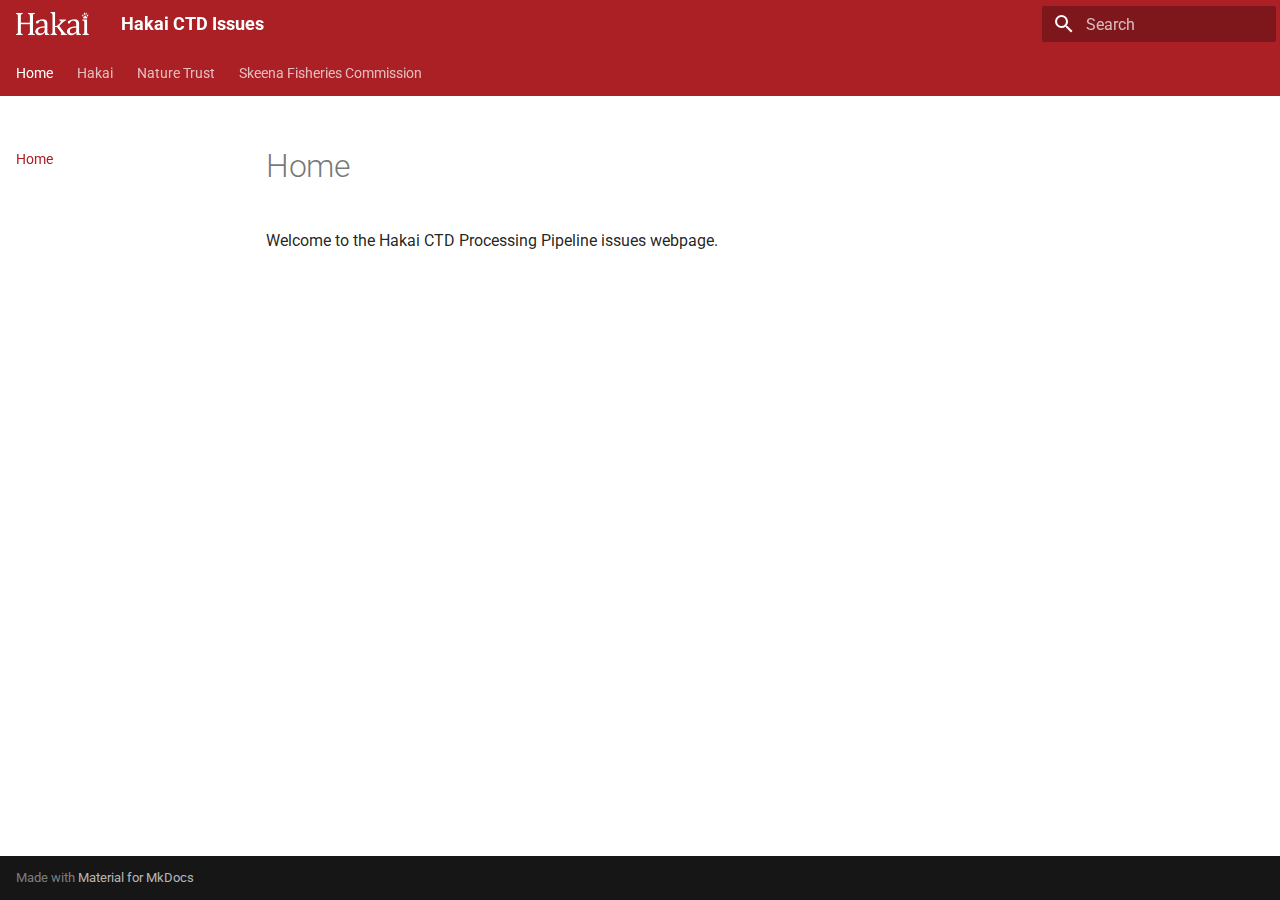
<file: index.html>
<!doctype html>
<html lang="en" class="no-js">
  <head>
    
      <meta charset="utf-8">
      <meta name="viewport" content="width=device-width,initial-scale=1">
      
      
      
        <link rel="canonical" href="http://ctd-issues.hakai.org/">
      
      
      
        <link rel="next" href="hakai/">
      
      
      <link rel="icon" href="assets/favicon.png">
      <meta name="generator" content="mkdocs-1.6.0, mkdocs-material-9.5.33">
    
    
      
        <title>Hakai CTD Issues</title>
      
    
    
      <link rel="stylesheet" href="assets/stylesheets/main.3cba04c6.min.css">
      
      


    
    
      
    
    
      
        
        
        <link rel="preconnect" href="https://fonts.gstatic.com" crossorigin>
        <link rel="stylesheet" href="https://fonts.googleapis.com/css?family=Roboto:300,300i,400,400i,700,700i%7CRoboto+Mono:400,400i,700,700i&display=fallback">
        <style>:root{--md-text-font:"Roboto";--md-code-font:"Roboto Mono"}</style>
      
    
    
      <link rel="stylesheet" href="assets/extra.css">
    
    <script>__md_scope=new URL(".",location),__md_hash=e=>[...e].reduce((e,_)=>(e<<5)-e+_.charCodeAt(0),0),__md_get=(e,_=localStorage,t=__md_scope)=>JSON.parse(_.getItem(t.pathname+"."+e)),__md_set=(e,_,t=localStorage,a=__md_scope)=>{try{t.setItem(a.pathname+"."+e,JSON.stringify(_))}catch(e){}}</script>
    
      

    
    
    
  </head>
  
  
    <body dir="ltr">
  
    
    <input class="md-toggle" data-md-toggle="drawer" type="checkbox" id="__drawer" autocomplete="off">
    <input class="md-toggle" data-md-toggle="search" type="checkbox" id="__search" autocomplete="off">
    <label class="md-overlay" for="__drawer"></label>
    <div data-md-component="skip">
      
    </div>
    <div data-md-component="announce">
      
    </div>
    
    
      

<header class="md-header" data-md-component="header">
  <nav class="md-header__inner md-grid" aria-label="Header">
    <a href="." title="Hakai CTD Issues" class="md-header__button md-logo" aria-label="Hakai CTD Issues" data-md-component="logo">
      
  <img src="assets/logo.png" alt="logo">

    </a>
    <label class="md-header__button md-icon" for="__drawer">
      
      <svg xmlns="http://www.w3.org/2000/svg" viewBox="0 0 24 24"><path d="M3 6h18v2H3V6m0 5h18v2H3v-2m0 5h18v2H3v-2Z"/></svg>
    </label>
    <div class="md-header__title" data-md-component="header-title">
      <div class="md-header__ellipsis">
        <div class="md-header__topic">
          <span class="md-ellipsis">
            Hakai CTD Issues
          </span>
        </div>
        <div class="md-header__topic" data-md-component="header-topic">
          <span class="md-ellipsis">
            
              Home
            
          </span>
        </div>
      </div>
    </div>
    
    
      <script>var media,input,key,value,palette=__md_get("__palette");if(palette&&palette.color){"(prefers-color-scheme)"===palette.color.media&&(media=matchMedia("(prefers-color-scheme: light)"),input=document.querySelector(media.matches?"[data-md-color-media='(prefers-color-scheme: light)']":"[data-md-color-media='(prefers-color-scheme: dark)']"),palette.color.media=input.getAttribute("data-md-color-media"),palette.color.scheme=input.getAttribute("data-md-color-scheme"),palette.color.primary=input.getAttribute("data-md-color-primary"),palette.color.accent=input.getAttribute("data-md-color-accent"));for([key,value]of Object.entries(palette.color))document.body.setAttribute("data-md-color-"+key,value)}</script>
    
    
    
      <label class="md-header__button md-icon" for="__search">
        
        <svg xmlns="http://www.w3.org/2000/svg" viewBox="0 0 24 24"><path d="M9.5 3A6.5 6.5 0 0 1 16 9.5c0 1.61-.59 3.09-1.56 4.23l.27.27h.79l5 5-1.5 1.5-5-5v-.79l-.27-.27A6.516 6.516 0 0 1 9.5 16 6.5 6.5 0 0 1 3 9.5 6.5 6.5 0 0 1 9.5 3m0 2C7 5 5 7 5 9.5S7 14 9.5 14 14 12 14 9.5 12 5 9.5 5Z"/></svg>
      </label>
      <div class="md-search" data-md-component="search" role="dialog">
  <label class="md-search__overlay" for="__search"></label>
  <div class="md-search__inner" role="search">
    <form class="md-search__form" name="search">
      <input type="text" class="md-search__input" name="query" aria-label="Search" placeholder="Search" autocapitalize="off" autocorrect="off" autocomplete="off" spellcheck="false" data-md-component="search-query" required>
      <label class="md-search__icon md-icon" for="__search">
        
        <svg xmlns="http://www.w3.org/2000/svg" viewBox="0 0 24 24"><path d="M9.5 3A6.5 6.5 0 0 1 16 9.5c0 1.61-.59 3.09-1.56 4.23l.27.27h.79l5 5-1.5 1.5-5-5v-.79l-.27-.27A6.516 6.516 0 0 1 9.5 16 6.5 6.5 0 0 1 3 9.5 6.5 6.5 0 0 1 9.5 3m0 2C7 5 5 7 5 9.5S7 14 9.5 14 14 12 14 9.5 12 5 9.5 5Z"/></svg>
        
        <svg xmlns="http://www.w3.org/2000/svg" viewBox="0 0 24 24"><path d="M20 11v2H8l5.5 5.5-1.42 1.42L4.16 12l7.92-7.92L13.5 5.5 8 11h12Z"/></svg>
      </label>
      <nav class="md-search__options" aria-label="Search">
        
        <button type="reset" class="md-search__icon md-icon" title="Clear" aria-label="Clear" tabindex="-1">
          
          <svg xmlns="http://www.w3.org/2000/svg" viewBox="0 0 24 24"><path d="M19 6.41 17.59 5 12 10.59 6.41 5 5 6.41 10.59 12 5 17.59 6.41 19 12 13.41 17.59 19 19 17.59 13.41 12 19 6.41Z"/></svg>
        </button>
      </nav>
      
    </form>
    <div class="md-search__output">
      <div class="md-search__scrollwrap" tabindex="0" data-md-scrollfix>
        <div class="md-search-result" data-md-component="search-result">
          <div class="md-search-result__meta">
            Initializing search
          </div>
          <ol class="md-search-result__list" role="presentation"></ol>
        </div>
      </div>
    </div>
  </div>
</div>
    
    
  </nav>
  
</header>
    
    <div class="md-container" data-md-component="container">
      
      
        
          
            
<nav class="md-tabs" aria-label="Tabs" data-md-component="tabs">
  <div class="md-grid">
    <ul class="md-tabs__list">
      
        
  
  
    
  
  
    <li class="md-tabs__item md-tabs__item--active">
      <a href="." class="md-tabs__link">
        
  
    
  
  Home

      </a>
    </li>
  

      
        
  
  
  
    <li class="md-tabs__item">
      <a href="hakai/" class="md-tabs__link">
        
  
    
  
  Hakai

      </a>
    </li>
  

      
        
  
  
  
    <li class="md-tabs__item">
      <a href="nature_trust/" class="md-tabs__link">
        
  
    
  
  Nature Trust

      </a>
    </li>
  

      
        
  
  
  
    <li class="md-tabs__item">
      <a href="sfc/" class="md-tabs__link">
        
  
    
  
  Skeena Fisheries Commission

      </a>
    </li>
  

      
    </ul>
  </div>
</nav>
          
        
      
      <main class="md-main" data-md-component="main">
        <div class="md-main__inner md-grid">
          
            
              
              <div class="md-sidebar md-sidebar--primary" data-md-component="sidebar" data-md-type="navigation" >
                <div class="md-sidebar__scrollwrap">
                  <div class="md-sidebar__inner">
                    


  


<nav class="md-nav md-nav--primary md-nav--lifted" aria-label="Navigation" data-md-level="0">
  <label class="md-nav__title" for="__drawer">
    <a href="." title="Hakai CTD Issues" class="md-nav__button md-logo" aria-label="Hakai CTD Issues" data-md-component="logo">
      
  <img src="assets/logo.png" alt="logo">

    </a>
    Hakai CTD Issues
  </label>
  
  <ul class="md-nav__list" data-md-scrollfix>
    
      
      
  
  
    
  
  
  
    <li class="md-nav__item md-nav__item--active">
      
      <input class="md-nav__toggle md-toggle" type="checkbox" id="__toc">
      
      
      
      <a href="." class="md-nav__link md-nav__link--active">
        
  
  <span class="md-ellipsis">
    Home
  </span>
  

      </a>
      
    </li>
  

    
      
      
  
  
  
  
    <li class="md-nav__item">
      <a href="hakai/" class="md-nav__link">
        
  
  <span class="md-ellipsis">
    Hakai
  </span>
  

      </a>
    </li>
  

    
      
      
  
  
  
  
    <li class="md-nav__item">
      <a href="nature_trust/" class="md-nav__link">
        
  
  <span class="md-ellipsis">
    Nature Trust
  </span>
  

      </a>
    </li>
  

    
      
      
  
  
  
  
    <li class="md-nav__item">
      <a href="sfc/" class="md-nav__link">
        
  
  <span class="md-ellipsis">
    Skeena Fisheries Commission
  </span>
  

      </a>
    </li>
  

    
  </ul>
</nav>
                  </div>
                </div>
              </div>
            
            
              
              <div class="md-sidebar md-sidebar--secondary" data-md-component="sidebar" data-md-type="toc" >
                <div class="md-sidebar__scrollwrap">
                  <div class="md-sidebar__inner">
                    

<nav class="md-nav md-nav--secondary" aria-label="Table of contents">
  
  
  
  
</nav>
                  </div>
                </div>
              </div>
            
          
          
            <div class="md-content" data-md-component="content">
              <article class="md-content__inner md-typeset">
                
                  


  <h1>Home</h1>

<p>Welcome to the Hakai CTD Processing Pipeline issues webpage.</p>












                
              </article>
            </div>
          
          
<script>var target=document.getElementById(location.hash.slice(1));target&&target.name&&(target.checked=target.name.startsWith("__tabbed_"))</script>
        </div>
        
          <button type="button" class="md-top md-icon" data-md-component="top" hidden>
  
  <svg xmlns="http://www.w3.org/2000/svg" viewBox="0 0 24 24"><path d="M13 20h-2V8l-5.5 5.5-1.42-1.42L12 4.16l7.92 7.92-1.42 1.42L13 8v12Z"/></svg>
  Back to top
</button>
        
      </main>
      
        <footer class="md-footer">
  
  <div class="md-footer-meta md-typeset">
    <div class="md-footer-meta__inner md-grid">
      <div class="md-copyright">
  
  
    Made with
    <a href="https://squidfunk.github.io/mkdocs-material/" target="_blank" rel="noopener">
      Material for MkDocs
    </a>
  
</div>
      
    </div>
  </div>
</footer>
      
    </div>
    <div class="md-dialog" data-md-component="dialog">
      <div class="md-dialog__inner md-typeset"></div>
    </div>
    
    
    <script id="__config" type="application/json">{"base": ".", "features": ["navigation.tracking", "navigation.tabs", "navigation.top"], "search": "assets/javascripts/workers/search.b8dbb3d2.min.js", "translations": {"clipboard.copied": "Copied to clipboard", "clipboard.copy": "Copy to clipboard", "search.result.more.one": "1 more on this page", "search.result.more.other": "# more on this page", "search.result.none": "No matching documents", "search.result.one": "1 matching document", "search.result.other": "# matching documents", "search.result.placeholder": "Type to start searching", "search.result.term.missing": "Missing", "select.version": "Select version"}}</script>
    
    
      <script src="assets/javascripts/bundle.af256bd8.min.js"></script>
      
    
  </body>
</html>
</file>
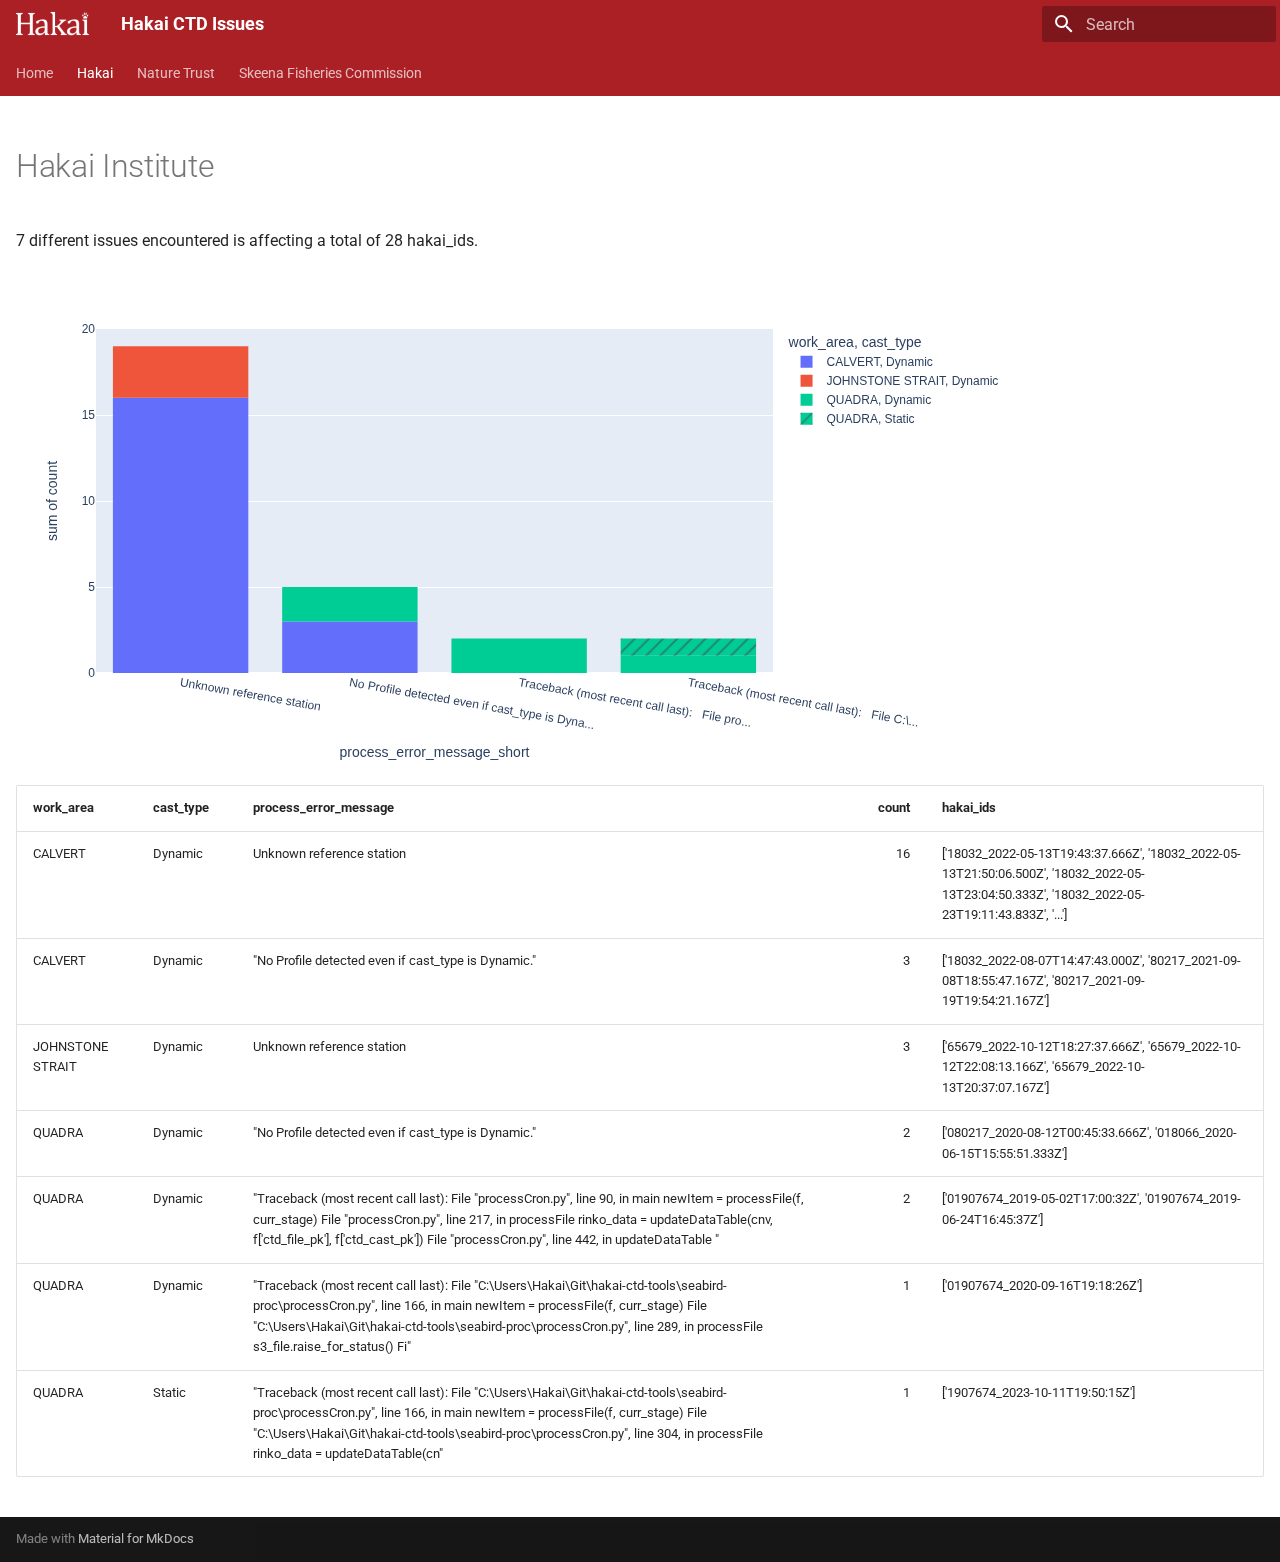
<file: hakai/index.html>
<!doctype html>
<html lang="en" class="no-js">
  <head>
    
      <meta charset="utf-8">
      <meta name="viewport" content="width=device-width,initial-scale=1">
      
      
      
        <link rel="canonical" href="http://ctd-issues.hakai.org/hakai/">
      
      
        <link rel="prev" href="..">
      
      
        <link rel="next" href="../nature_trust/">
      
      
      <link rel="icon" href="../assets/favicon.png">
      <meta name="generator" content="mkdocs-1.6.0, mkdocs-material-9.5.33">
    
    
      
        <title>Hakai - Hakai CTD Issues</title>
      
    
    
      <link rel="stylesheet" href="../assets/stylesheets/main.3cba04c6.min.css">
      
      


    
    
      
    
    
      
        
        
        <link rel="preconnect" href="https://fonts.gstatic.com" crossorigin>
        <link rel="stylesheet" href="https://fonts.googleapis.com/css?family=Roboto:300,300i,400,400i,700,700i%7CRoboto+Mono:400,400i,700,700i&display=fallback">
        <style>:root{--md-text-font:"Roboto";--md-code-font:"Roboto Mono"}</style>
      
    
    
      <link rel="stylesheet" href="../assets/extra.css">
    
    <script>__md_scope=new URL("..",location),__md_hash=e=>[...e].reduce((e,_)=>(e<<5)-e+_.charCodeAt(0),0),__md_get=(e,_=localStorage,t=__md_scope)=>JSON.parse(_.getItem(t.pathname+"."+e)),__md_set=(e,_,t=localStorage,a=__md_scope)=>{try{t.setItem(a.pathname+"."+e,JSON.stringify(_))}catch(e){}}</script>
    
      

    
    
    
  </head>
  
  
    <body dir="ltr">
  
    
    <input class="md-toggle" data-md-toggle="drawer" type="checkbox" id="__drawer" autocomplete="off">
    <input class="md-toggle" data-md-toggle="search" type="checkbox" id="__search" autocomplete="off">
    <label class="md-overlay" for="__drawer"></label>
    <div data-md-component="skip">
      
        
        <a href="#hakai-institute" class="md-skip">
          Skip to content
        </a>
      
    </div>
    <div data-md-component="announce">
      
    </div>
    
    
      

<header class="md-header" data-md-component="header">
  <nav class="md-header__inner md-grid" aria-label="Header">
    <a href=".." title="Hakai CTD Issues" class="md-header__button md-logo" aria-label="Hakai CTD Issues" data-md-component="logo">
      
  <img src="../assets/logo.png" alt="logo">

    </a>
    <label class="md-header__button md-icon" for="__drawer">
      
      <svg xmlns="http://www.w3.org/2000/svg" viewBox="0 0 24 24"><path d="M3 6h18v2H3V6m0 5h18v2H3v-2m0 5h18v2H3v-2Z"/></svg>
    </label>
    <div class="md-header__title" data-md-component="header-title">
      <div class="md-header__ellipsis">
        <div class="md-header__topic">
          <span class="md-ellipsis">
            Hakai CTD Issues
          </span>
        </div>
        <div class="md-header__topic" data-md-component="header-topic">
          <span class="md-ellipsis">
            
              Hakai
            
          </span>
        </div>
      </div>
    </div>
    
    
      <script>var media,input,key,value,palette=__md_get("__palette");if(palette&&palette.color){"(prefers-color-scheme)"===palette.color.media&&(media=matchMedia("(prefers-color-scheme: light)"),input=document.querySelector(media.matches?"[data-md-color-media='(prefers-color-scheme: light)']":"[data-md-color-media='(prefers-color-scheme: dark)']"),palette.color.media=input.getAttribute("data-md-color-media"),palette.color.scheme=input.getAttribute("data-md-color-scheme"),palette.color.primary=input.getAttribute("data-md-color-primary"),palette.color.accent=input.getAttribute("data-md-color-accent"));for([key,value]of Object.entries(palette.color))document.body.setAttribute("data-md-color-"+key,value)}</script>
    
    
    
      <label class="md-header__button md-icon" for="__search">
        
        <svg xmlns="http://www.w3.org/2000/svg" viewBox="0 0 24 24"><path d="M9.5 3A6.5 6.5 0 0 1 16 9.5c0 1.61-.59 3.09-1.56 4.23l.27.27h.79l5 5-1.5 1.5-5-5v-.79l-.27-.27A6.516 6.516 0 0 1 9.5 16 6.5 6.5 0 0 1 3 9.5 6.5 6.5 0 0 1 9.5 3m0 2C7 5 5 7 5 9.5S7 14 9.5 14 14 12 14 9.5 12 5 9.5 5Z"/></svg>
      </label>
      <div class="md-search" data-md-component="search" role="dialog">
  <label class="md-search__overlay" for="__search"></label>
  <div class="md-search__inner" role="search">
    <form class="md-search__form" name="search">
      <input type="text" class="md-search__input" name="query" aria-label="Search" placeholder="Search" autocapitalize="off" autocorrect="off" autocomplete="off" spellcheck="false" data-md-component="search-query" required>
      <label class="md-search__icon md-icon" for="__search">
        
        <svg xmlns="http://www.w3.org/2000/svg" viewBox="0 0 24 24"><path d="M9.5 3A6.5 6.5 0 0 1 16 9.5c0 1.61-.59 3.09-1.56 4.23l.27.27h.79l5 5-1.5 1.5-5-5v-.79l-.27-.27A6.516 6.516 0 0 1 9.5 16 6.5 6.5 0 0 1 3 9.5 6.5 6.5 0 0 1 9.5 3m0 2C7 5 5 7 5 9.5S7 14 9.5 14 14 12 14 9.5 12 5 9.5 5Z"/></svg>
        
        <svg xmlns="http://www.w3.org/2000/svg" viewBox="0 0 24 24"><path d="M20 11v2H8l5.5 5.5-1.42 1.42L4.16 12l7.92-7.92L13.5 5.5 8 11h12Z"/></svg>
      </label>
      <nav class="md-search__options" aria-label="Search">
        
        <button type="reset" class="md-search__icon md-icon" title="Clear" aria-label="Clear" tabindex="-1">
          
          <svg xmlns="http://www.w3.org/2000/svg" viewBox="0 0 24 24"><path d="M19 6.41 17.59 5 12 10.59 6.41 5 5 6.41 10.59 12 5 17.59 6.41 19 12 13.41 17.59 19 19 17.59 13.41 12 19 6.41Z"/></svg>
        </button>
      </nav>
      
    </form>
    <div class="md-search__output">
      <div class="md-search__scrollwrap" tabindex="0" data-md-scrollfix>
        <div class="md-search-result" data-md-component="search-result">
          <div class="md-search-result__meta">
            Initializing search
          </div>
          <ol class="md-search-result__list" role="presentation"></ol>
        </div>
      </div>
    </div>
  </div>
</div>
    
    
  </nav>
  
</header>
    
    <div class="md-container" data-md-component="container">
      
      
        
          
            
<nav class="md-tabs" aria-label="Tabs" data-md-component="tabs">
  <div class="md-grid">
    <ul class="md-tabs__list">
      
        
  
  
  
    <li class="md-tabs__item">
      <a href=".." class="md-tabs__link">
        
  
    
  
  Home

      </a>
    </li>
  

      
        
  
  
    
  
  
    <li class="md-tabs__item md-tabs__item--active">
      <a href="./" class="md-tabs__link">
        
  
    
  
  Hakai

      </a>
    </li>
  

      
        
  
  
  
    <li class="md-tabs__item">
      <a href="../nature_trust/" class="md-tabs__link">
        
  
    
  
  Nature Trust

      </a>
    </li>
  

      
        
  
  
  
    <li class="md-tabs__item">
      <a href="../sfc/" class="md-tabs__link">
        
  
    
  
  Skeena Fisheries Commission

      </a>
    </li>
  

      
    </ul>
  </div>
</nav>
          
        
      
      <main class="md-main" data-md-component="main">
        <div class="md-main__inner md-grid">
          
            
              
                
              
              <div class="md-sidebar md-sidebar--primary" data-md-component="sidebar" data-md-type="navigation" hidden>
                <div class="md-sidebar__scrollwrap">
                  <div class="md-sidebar__inner">
                    


  


<nav class="md-nav md-nav--primary md-nav--lifted" aria-label="Navigation" data-md-level="0">
  <label class="md-nav__title" for="__drawer">
    <a href=".." title="Hakai CTD Issues" class="md-nav__button md-logo" aria-label="Hakai CTD Issues" data-md-component="logo">
      
  <img src="../assets/logo.png" alt="logo">

    </a>
    Hakai CTD Issues
  </label>
  
  <ul class="md-nav__list" data-md-scrollfix>
    
      
      
  
  
  
  
    <li class="md-nav__item">
      <a href=".." class="md-nav__link">
        
  
  <span class="md-ellipsis">
    Home
  </span>
  

      </a>
    </li>
  

    
      
      
  
  
    
  
  
  
    <li class="md-nav__item md-nav__item--active">
      
      <input class="md-nav__toggle md-toggle" type="checkbox" id="__toc">
      
      
        
      
      
      <a href="./" class="md-nav__link md-nav__link--active">
        
  
  <span class="md-ellipsis">
    Hakai
  </span>
  

      </a>
      
    </li>
  

    
      
      
  
  
  
  
    <li class="md-nav__item">
      <a href="../nature_trust/" class="md-nav__link">
        
  
  <span class="md-ellipsis">
    Nature Trust
  </span>
  

      </a>
    </li>
  

    
      
      
  
  
  
  
    <li class="md-nav__item">
      <a href="../sfc/" class="md-nav__link">
        
  
  <span class="md-ellipsis">
    Skeena Fisheries Commission
  </span>
  

      </a>
    </li>
  

    
  </ul>
</nav>
                  </div>
                </div>
              </div>
            
            
              
                
              
              <div class="md-sidebar md-sidebar--secondary" data-md-component="sidebar" data-md-type="toc" hidden>
                <div class="md-sidebar__scrollwrap">
                  <div class="md-sidebar__inner">
                    

<nav class="md-nav md-nav--secondary" aria-label="Table of contents">
  
  
  
    
  
  
</nav>
                  </div>
                </div>
              </div>
            
          
          
            <div class="md-content" data-md-component="content">
              <article class="md-content__inner md-typeset">
                
                  


<h1 id="hakai-institute">Hakai Institute</h1>
<p>7 different issues encountered is
affecting a total of 28 hakai_ids.</p>
<div id='figure'><div>                        <script type="text/javascript">window.PlotlyConfig = {MathJaxConfig: 'local'};</script>
        <script charset="utf-8" src="https://cdn.plot.ly/plotly-2.35.0.min.js"></script>                <div id="12d571d1-bb04-4eb5-bc1e-b5749c51c77b" class="plotly-graph-div" style="height:500px; width:1000px;"></div>            <script type="text/javascript">                                    window.PLOTLYENV=window.PLOTLYENV || {};                                    if (document.getElementById("12d571d1-bb04-4eb5-bc1e-b5749c51c77b")) {                    Plotly.newPlot(                        "12d571d1-bb04-4eb5-bc1e-b5749c51c77b",                        [{"alignmentgroup":"True","bingroup":"x","histfunc":"sum","hovertemplate":"work_area=CALVERT\u003cbr\u003ecast_type=Dynamic\u003cbr\u003eprocess_error_message_short=%{x}\u003cbr\u003esum of count=%{y}\u003cextra\u003e\u003c\u002fextra\u003e","legendgroup":"CALVERT, Dynamic","marker":{"color":"#636efa","pattern":{"shape":""}},"name":"CALVERT, Dynamic","offsetgroup":"CALVERT, Dynamic","orientation":"v","showlegend":true,"x":["Unknown reference station","No Profile detected even if cast_type is Dynamic"],"xaxis":"x","y":[16,3],"yaxis":"y","type":"histogram"},{"alignmentgroup":"True","bingroup":"x","histfunc":"sum","hovertemplate":"work_area=JOHNSTONE STRAIT\u003cbr\u003ecast_type=Dynamic\u003cbr\u003eprocess_error_message_short=%{x}\u003cbr\u003esum of count=%{y}\u003cextra\u003e\u003c\u002fextra\u003e","legendgroup":"JOHNSTONE STRAIT, Dynamic","marker":{"color":"#EF553B","pattern":{"shape":""}},"name":"JOHNSTONE STRAIT, Dynamic","offsetgroup":"JOHNSTONE STRAIT, Dynamic","orientation":"v","showlegend":true,"x":["Unknown reference station"],"xaxis":"x","y":[3],"yaxis":"y","type":"histogram"},{"alignmentgroup":"True","bingroup":"x","histfunc":"sum","hovertemplate":"work_area=QUADRA\u003cbr\u003ecast_type=Dynamic\u003cbr\u003eprocess_error_message_short=%{x}\u003cbr\u003esum of count=%{y}\u003cextra\u003e\u003c\u002fextra\u003e","legendgroup":"QUADRA, Dynamic","marker":{"color":"#00cc96","pattern":{"shape":""}},"name":"QUADRA, Dynamic","offsetgroup":"QUADRA, Dynamic","orientation":"v","showlegend":true,"x":["No Profile detected even if cast_type is Dynamic","Traceback (most recent call last):   File processCron","Traceback (most recent call last):   File C:\\Users\\Hakai\\Git\\hakai-ctd-tools\\seabird-proc\\processCron"],"xaxis":"x","y":[2,2,1],"yaxis":"y","type":"histogram"},{"alignmentgroup":"True","bingroup":"x","histfunc":"sum","hovertemplate":"work_area=QUADRA\u003cbr\u003ecast_type=Static\u003cbr\u003eprocess_error_message_short=%{x}\u003cbr\u003esum of count=%{y}\u003cextra\u003e\u003c\u002fextra\u003e","legendgroup":"QUADRA, Static","marker":{"color":"#00cc96","pattern":{"shape":"\u002f"}},"name":"QUADRA, Static","offsetgroup":"QUADRA, Static","orientation":"v","showlegend":true,"x":["Traceback (most recent call last):   File C:\\Users\\Hakai\\Git\\hakai-ctd-tools\\seabird-proc\\processCron"],"xaxis":"x","y":[1],"yaxis":"y","type":"histogram"}],                        {"template":{"data":{"histogram2dcontour":[{"type":"histogram2dcontour","colorbar":{"outlinewidth":0,"ticks":""},"colorscale":[[0.0,"#0d0887"],[0.1111111111111111,"#46039f"],[0.2222222222222222,"#7201a8"],[0.3333333333333333,"#9c179e"],[0.4444444444444444,"#bd3786"],[0.5555555555555556,"#d8576b"],[0.6666666666666666,"#ed7953"],[0.7777777777777778,"#fb9f3a"],[0.8888888888888888,"#fdca26"],[1.0,"#f0f921"]]}],"choropleth":[{"type":"choropleth","colorbar":{"outlinewidth":0,"ticks":""}}],"histogram2d":[{"type":"histogram2d","colorbar":{"outlinewidth":0,"ticks":""},"colorscale":[[0.0,"#0d0887"],[0.1111111111111111,"#46039f"],[0.2222222222222222,"#7201a8"],[0.3333333333333333,"#9c179e"],[0.4444444444444444,"#bd3786"],[0.5555555555555556,"#d8576b"],[0.6666666666666666,"#ed7953"],[0.7777777777777778,"#fb9f3a"],[0.8888888888888888,"#fdca26"],[1.0,"#f0f921"]]}],"heatmap":[{"type":"heatmap","colorbar":{"outlinewidth":0,"ticks":""},"colorscale":[[0.0,"#0d0887"],[0.1111111111111111,"#46039f"],[0.2222222222222222,"#7201a8"],[0.3333333333333333,"#9c179e"],[0.4444444444444444,"#bd3786"],[0.5555555555555556,"#d8576b"],[0.6666666666666666,"#ed7953"],[0.7777777777777778,"#fb9f3a"],[0.8888888888888888,"#fdca26"],[1.0,"#f0f921"]]}],"heatmapgl":[{"type":"heatmapgl","colorbar":{"outlinewidth":0,"ticks":""},"colorscale":[[0.0,"#0d0887"],[0.1111111111111111,"#46039f"],[0.2222222222222222,"#7201a8"],[0.3333333333333333,"#9c179e"],[0.4444444444444444,"#bd3786"],[0.5555555555555556,"#d8576b"],[0.6666666666666666,"#ed7953"],[0.7777777777777778,"#fb9f3a"],[0.8888888888888888,"#fdca26"],[1.0,"#f0f921"]]}],"contourcarpet":[{"type":"contourcarpet","colorbar":{"outlinewidth":0,"ticks":""}}],"contour":[{"type":"contour","colorbar":{"outlinewidth":0,"ticks":""},"colorscale":[[0.0,"#0d0887"],[0.1111111111111111,"#46039f"],[0.2222222222222222,"#7201a8"],[0.3333333333333333,"#9c179e"],[0.4444444444444444,"#bd3786"],[0.5555555555555556,"#d8576b"],[0.6666666666666666,"#ed7953"],[0.7777777777777778,"#fb9f3a"],[0.8888888888888888,"#fdca26"],[1.0,"#f0f921"]]}],"surface":[{"type":"surface","colorbar":{"outlinewidth":0,"ticks":""},"colorscale":[[0.0,"#0d0887"],[0.1111111111111111,"#46039f"],[0.2222222222222222,"#7201a8"],[0.3333333333333333,"#9c179e"],[0.4444444444444444,"#bd3786"],[0.5555555555555556,"#d8576b"],[0.6666666666666666,"#ed7953"],[0.7777777777777778,"#fb9f3a"],[0.8888888888888888,"#fdca26"],[1.0,"#f0f921"]]}],"mesh3d":[{"type":"mesh3d","colorbar":{"outlinewidth":0,"ticks":""}}],"scatter":[{"fillpattern":{"fillmode":"overlay","size":10,"solidity":0.2},"type":"scatter"}],"parcoords":[{"type":"parcoords","line":{"colorbar":{"outlinewidth":0,"ticks":""}}}],"scatterpolargl":[{"type":"scatterpolargl","marker":{"colorbar":{"outlinewidth":0,"ticks":""}}}],"bar":[{"error_x":{"color":"#2a3f5f"},"error_y":{"color":"#2a3f5f"},"marker":{"line":{"color":"#E5ECF6","width":0.5},"pattern":{"fillmode":"overlay","size":10,"solidity":0.2}},"type":"bar"}],"scattergeo":[{"type":"scattergeo","marker":{"colorbar":{"outlinewidth":0,"ticks":""}}}],"scatterpolar":[{"type":"scatterpolar","marker":{"colorbar":{"outlinewidth":0,"ticks":""}}}],"histogram":[{"marker":{"pattern":{"fillmode":"overlay","size":10,"solidity":0.2}},"type":"histogram"}],"scattergl":[{"type":"scattergl","marker":{"colorbar":{"outlinewidth":0,"ticks":""}}}],"scatter3d":[{"type":"scatter3d","line":{"colorbar":{"outlinewidth":0,"ticks":""}},"marker":{"colorbar":{"outlinewidth":0,"ticks":""}}}],"scattermapbox":[{"type":"scattermapbox","marker":{"colorbar":{"outlinewidth":0,"ticks":""}}}],"scatterternary":[{"type":"scatterternary","marker":{"colorbar":{"outlinewidth":0,"ticks":""}}}],"scattercarpet":[{"type":"scattercarpet","marker":{"colorbar":{"outlinewidth":0,"ticks":""}}}],"carpet":[{"aaxis":{"endlinecolor":"#2a3f5f","gridcolor":"white","linecolor":"white","minorgridcolor":"white","startlinecolor":"#2a3f5f"},"baxis":{"endlinecolor":"#2a3f5f","gridcolor":"white","linecolor":"white","minorgridcolor":"white","startlinecolor":"#2a3f5f"},"type":"carpet"}],"table":[{"cells":{"fill":{"color":"#EBF0F8"},"line":{"color":"white"}},"header":{"fill":{"color":"#C8D4E3"},"line":{"color":"white"}},"type":"table"}],"barpolar":[{"marker":{"line":{"color":"#E5ECF6","width":0.5},"pattern":{"fillmode":"overlay","size":10,"solidity":0.2}},"type":"barpolar"}],"pie":[{"automargin":true,"type":"pie"}]},"layout":{"autotypenumbers":"strict","colorway":["#636efa","#EF553B","#00cc96","#ab63fa","#FFA15A","#19d3f3","#FF6692","#B6E880","#FF97FF","#FECB52"],"font":{"color":"#2a3f5f"},"hovermode":"closest","hoverlabel":{"align":"left"},"paper_bgcolor":"white","plot_bgcolor":"#E5ECF6","polar":{"bgcolor":"#E5ECF6","angularaxis":{"gridcolor":"white","linecolor":"white","ticks":""},"radialaxis":{"gridcolor":"white","linecolor":"white","ticks":""}},"ternary":{"bgcolor":"#E5ECF6","aaxis":{"gridcolor":"white","linecolor":"white","ticks":""},"baxis":{"gridcolor":"white","linecolor":"white","ticks":""},"caxis":{"gridcolor":"white","linecolor":"white","ticks":""}},"coloraxis":{"colorbar":{"outlinewidth":0,"ticks":""}},"colorscale":{"sequential":[[0.0,"#0d0887"],[0.1111111111111111,"#46039f"],[0.2222222222222222,"#7201a8"],[0.3333333333333333,"#9c179e"],[0.4444444444444444,"#bd3786"],[0.5555555555555556,"#d8576b"],[0.6666666666666666,"#ed7953"],[0.7777777777777778,"#fb9f3a"],[0.8888888888888888,"#fdca26"],[1.0,"#f0f921"]],"sequentialminus":[[0.0,"#0d0887"],[0.1111111111111111,"#46039f"],[0.2222222222222222,"#7201a8"],[0.3333333333333333,"#9c179e"],[0.4444444444444444,"#bd3786"],[0.5555555555555556,"#d8576b"],[0.6666666666666666,"#ed7953"],[0.7777777777777778,"#fb9f3a"],[0.8888888888888888,"#fdca26"],[1.0,"#f0f921"]],"diverging":[[0,"#8e0152"],[0.1,"#c51b7d"],[0.2,"#de77ae"],[0.3,"#f1b6da"],[0.4,"#fde0ef"],[0.5,"#f7f7f7"],[0.6,"#e6f5d0"],[0.7,"#b8e186"],[0.8,"#7fbc41"],[0.9,"#4d9221"],[1,"#276419"]]},"xaxis":{"gridcolor":"white","linecolor":"white","ticks":"","title":{"standoff":15},"zerolinecolor":"white","automargin":true,"zerolinewidth":2},"yaxis":{"gridcolor":"white","linecolor":"white","ticks":"","title":{"standoff":15},"zerolinecolor":"white","automargin":true,"zerolinewidth":2},"scene":{"xaxis":{"backgroundcolor":"#E5ECF6","gridcolor":"white","linecolor":"white","showbackground":true,"ticks":"","zerolinecolor":"white","gridwidth":2},"yaxis":{"backgroundcolor":"#E5ECF6","gridcolor":"white","linecolor":"white","showbackground":true,"ticks":"","zerolinecolor":"white","gridwidth":2},"zaxis":{"backgroundcolor":"#E5ECF6","gridcolor":"white","linecolor":"white","showbackground":true,"ticks":"","zerolinecolor":"white","gridwidth":2}},"shapedefaults":{"line":{"color":"#2a3f5f"}},"annotationdefaults":{"arrowcolor":"#2a3f5f","arrowhead":0,"arrowwidth":1},"geo":{"bgcolor":"white","landcolor":"#E5ECF6","subunitcolor":"white","showland":true,"showlakes":true,"lakecolor":"white"},"title":{"x":0.05},"mapbox":{"style":"light"}}},"xaxis":{"anchor":"y","domain":[0.0,1.0],"title":{"text":"process_error_message_short"},"tickangle":10,"tickvals":["Unknown reference station","No Profile detected even if cast_type is Dynamic","Traceback (most recent call last):   File processCron","Traceback (most recent call last):   File C:\\Users\\Hakai\\Git\\hakai-ctd-tools\\seabird-proc\\processCron"],"ticktext":["Unknown reference station","No Profile detected even if cast_type is Dyna...","Traceback (most recent call last):   File pro...","Traceback (most recent call last):   File C:\\..."]},"yaxis":{"anchor":"x","domain":[0.0,1.0],"title":{"text":"sum of count"}},"legend":{"title":{"text":"work_area, cast_type"},"tracegroupgap":0},"margin":{"t":60},"barmode":"relative","height":500,"width":1000},                        {"responsive": true}                    )                };                            </script>        </div></div>
<table>
<thead>
<tr>
<th style="text-align: left;">work_area</th>
<th style="text-align: left;">cast_type</th>
<th style="text-align: left;">process_error_message</th>
<th style="text-align: right;">count</th>
<th style="text-align: left;">hakai_ids</th>
</tr>
</thead>
<tbody>
<tr>
<td style="text-align: left;">CALVERT</td>
<td style="text-align: left;">Dynamic</td>
<td style="text-align: left;">Unknown reference station</td>
<td style="text-align: right;">16</td>
<td style="text-align: left;">['18032_2022-05-13T19:43:37.666Z', '18032_2022-05-13T21:50:06.500Z', '18032_2022-05-13T23:04:50.333Z', '18032_2022-05-23T19:11:43.833Z', '...']</td>
</tr>
<tr>
<td style="text-align: left;">CALVERT</td>
<td style="text-align: left;">Dynamic</td>
<td style="text-align: left;">"No Profile detected even if cast_type is Dynamic."</td>
<td style="text-align: right;">3</td>
<td style="text-align: left;">['18032_2022-08-07T14:47:43.000Z', '80217_2021-09-08T18:55:47.167Z', '80217_2021-09-19T19:54:21.167Z']</td>
</tr>
<tr>
<td style="text-align: left;">JOHNSTONE STRAIT</td>
<td style="text-align: left;">Dynamic</td>
<td style="text-align: left;">Unknown reference station</td>
<td style="text-align: right;">3</td>
<td style="text-align: left;">['65679_2022-10-12T18:27:37.666Z', '65679_2022-10-12T22:08:13.166Z', '65679_2022-10-13T20:37:07.167Z']</td>
</tr>
<tr>
<td style="text-align: left;">QUADRA</td>
<td style="text-align: left;">Dynamic</td>
<td style="text-align: left;">"No Profile detected even if cast_type is Dynamic."</td>
<td style="text-align: right;">2</td>
<td style="text-align: left;">['080217_2020-08-12T00:45:33.666Z', '018066_2020-06-15T15:55:51.333Z']</td>
</tr>
<tr>
<td style="text-align: left;">QUADRA</td>
<td style="text-align: left;">Dynamic</td>
<td style="text-align: left;">"Traceback (most recent call last):   File "processCron.py", line 90, in main     newItem = processFile(f, curr_stage)   File "processCron.py", line 217, in processFile     rinko_data = updateDataTable(cnv, f['ctd_file_pk'], f['ctd_cast_pk'])   File "processCron.py", line 442, in updateDataTable     "</td>
<td style="text-align: right;">2</td>
<td style="text-align: left;">['01907674_2019-05-02T17:00:32Z', '01907674_2019-06-24T16:45:37Z']</td>
</tr>
<tr>
<td style="text-align: left;">QUADRA</td>
<td style="text-align: left;">Dynamic</td>
<td style="text-align: left;">"Traceback (most recent call last):   File "C:\Users\Hakai\Git\hakai-ctd-tools\seabird-proc\processCron.py", line 166, in main     newItem = processFile(f, curr_stage)   File "C:\Users\Hakai\Git\hakai-ctd-tools\seabird-proc\processCron.py", line 289, in processFile     s3_file.raise_for_status()   Fi"</td>
<td style="text-align: right;">1</td>
<td style="text-align: left;">['01907674_2020-09-16T19:18:26Z']</td>
</tr>
<tr>
<td style="text-align: left;">QUADRA</td>
<td style="text-align: left;">Static</td>
<td style="text-align: left;">"Traceback (most recent call last):   File "C:\Users\Hakai\Git\hakai-ctd-tools\seabird-proc\processCron.py", line 166, in main     newItem = processFile(f, curr_stage)   File "C:\Users\Hakai\Git\hakai-ctd-tools\seabird-proc\processCron.py", line 304, in processFile     rinko_data = updateDataTable(cn"</td>
<td style="text-align: right;">1</td>
<td style="text-align: left;">['1907674_2023-10-11T19:50:15Z']</td>
</tr>
</tbody>
</table>







  
  




  



                
              </article>
            </div>
          
          
<script>var target=document.getElementById(location.hash.slice(1));target&&target.name&&(target.checked=target.name.startsWith("__tabbed_"))</script>
        </div>
        
          <button type="button" class="md-top md-icon" data-md-component="top" hidden>
  
  <svg xmlns="http://www.w3.org/2000/svg" viewBox="0 0 24 24"><path d="M13 20h-2V8l-5.5 5.5-1.42-1.42L12 4.16l7.92 7.92-1.42 1.42L13 8v12Z"/></svg>
  Back to top
</button>
        
      </main>
      
        <footer class="md-footer">
  
  <div class="md-footer-meta md-typeset">
    <div class="md-footer-meta__inner md-grid">
      <div class="md-copyright">
  
  
    Made with
    <a href="https://squidfunk.github.io/mkdocs-material/" target="_blank" rel="noopener">
      Material for MkDocs
    </a>
  
</div>
      
    </div>
  </div>
</footer>
      
    </div>
    <div class="md-dialog" data-md-component="dialog">
      <div class="md-dialog__inner md-typeset"></div>
    </div>
    
    
    <script id="__config" type="application/json">{"base": "..", "features": ["navigation.tracking", "navigation.tabs", "navigation.top"], "search": "../assets/javascripts/workers/search.b8dbb3d2.min.js", "translations": {"clipboard.copied": "Copied to clipboard", "clipboard.copy": "Copy to clipboard", "search.result.more.one": "1 more on this page", "search.result.more.other": "# more on this page", "search.result.none": "No matching documents", "search.result.one": "1 matching document", "search.result.other": "# matching documents", "search.result.placeholder": "Type to start searching", "search.result.term.missing": "Missing", "select.version": "Select version"}}</script>
    
    
      <script src="../assets/javascripts/bundle.af256bd8.min.js"></script>
      
    
  </body>
</html>
</file>
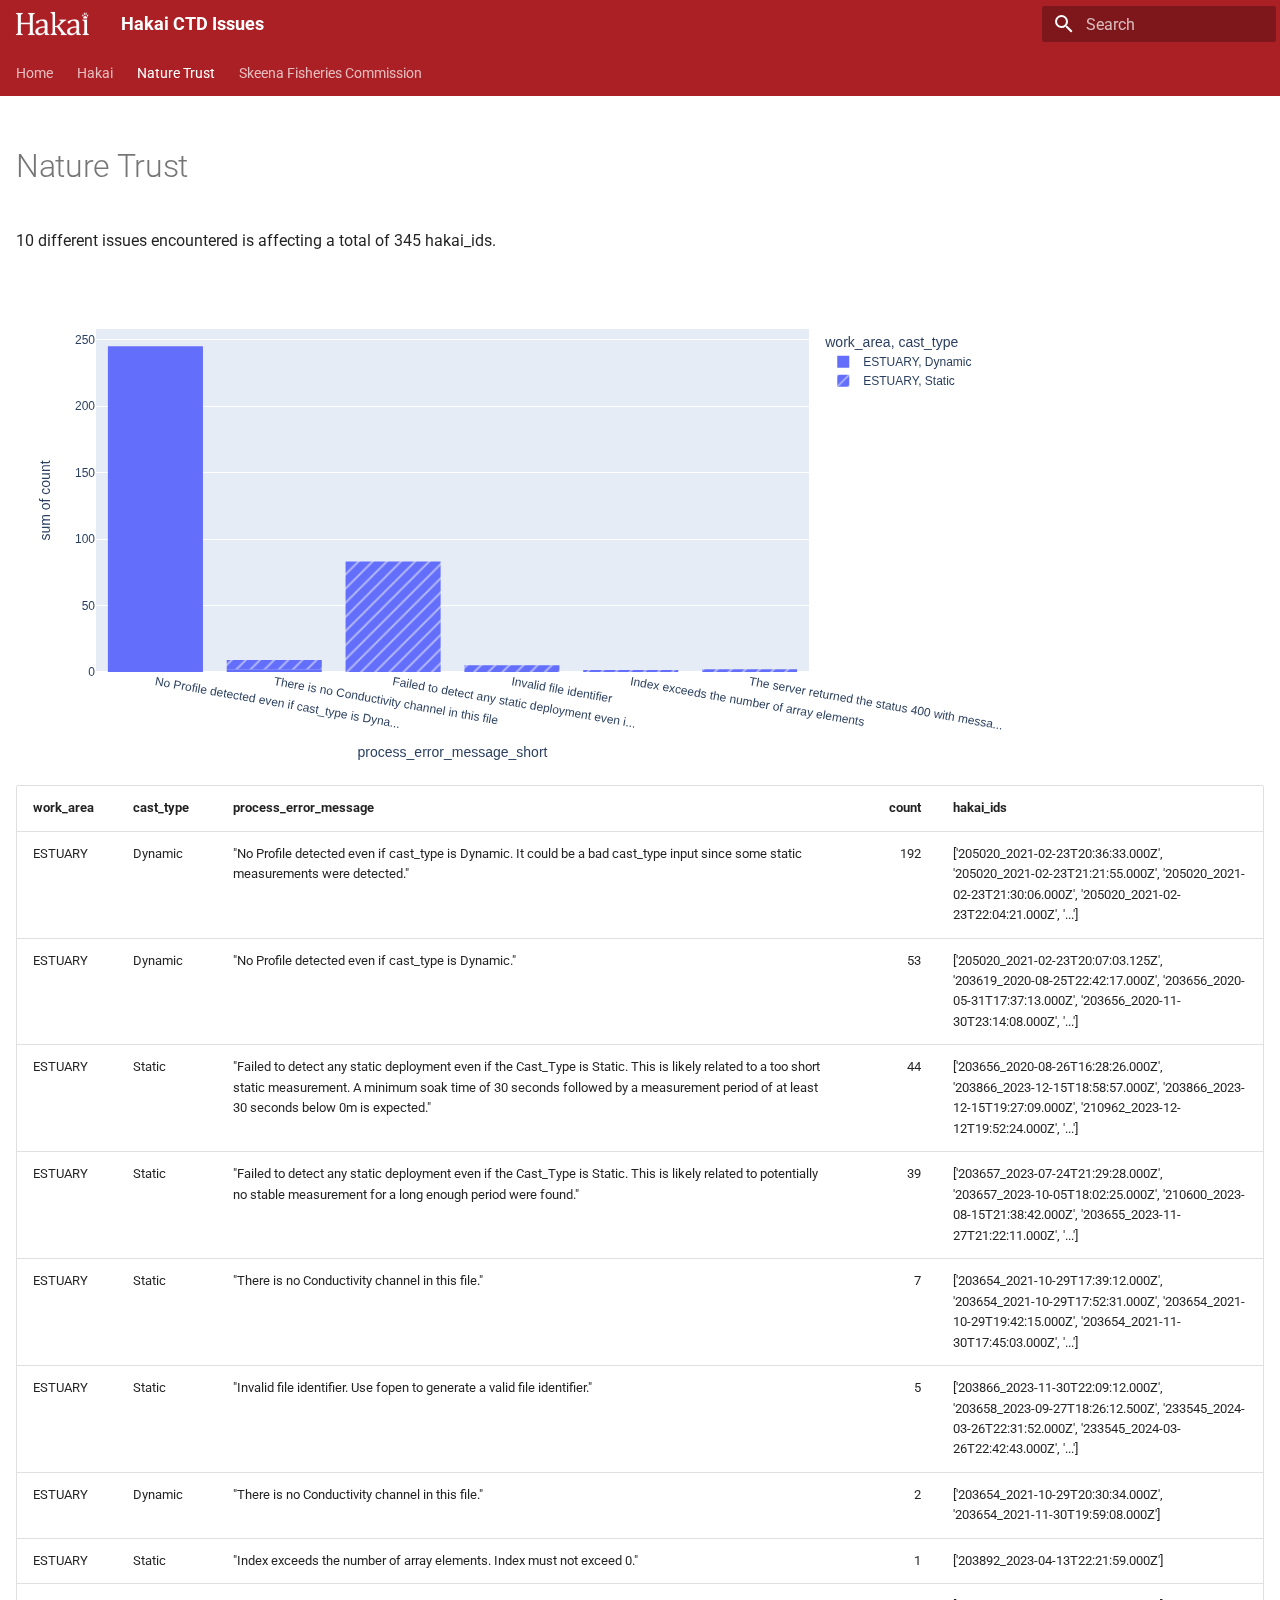
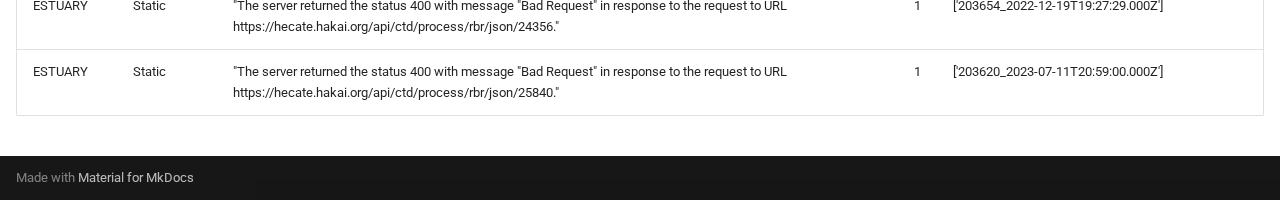
<file: nature_trust/index.html>
<!doctype html>
<html lang="en" class="no-js">
  <head>
    
      <meta charset="utf-8">
      <meta name="viewport" content="width=device-width,initial-scale=1">
      
      
      
        <link rel="canonical" href="http://ctd-issues.hakai.org/nature_trust/">
      
      
        <link rel="prev" href="../hakai/">
      
      
        <link rel="next" href="../sfc/">
      
      
      <link rel="icon" href="../assets/favicon.png">
      <meta name="generator" content="mkdocs-1.6.0, mkdocs-material-9.5.33">
    
    
      
        <title>Nature Trust - Hakai CTD Issues</title>
      
    
    
      <link rel="stylesheet" href="../assets/stylesheets/main.3cba04c6.min.css">
      
      


    
    
      
    
    
      
        
        
        <link rel="preconnect" href="https://fonts.gstatic.com" crossorigin>
        <link rel="stylesheet" href="https://fonts.googleapis.com/css?family=Roboto:300,300i,400,400i,700,700i%7CRoboto+Mono:400,400i,700,700i&display=fallback">
        <style>:root{--md-text-font:"Roboto";--md-code-font:"Roboto Mono"}</style>
      
    
    
      <link rel="stylesheet" href="../assets/extra.css">
    
    <script>__md_scope=new URL("..",location),__md_hash=e=>[...e].reduce((e,_)=>(e<<5)-e+_.charCodeAt(0),0),__md_get=(e,_=localStorage,t=__md_scope)=>JSON.parse(_.getItem(t.pathname+"."+e)),__md_set=(e,_,t=localStorage,a=__md_scope)=>{try{t.setItem(a.pathname+"."+e,JSON.stringify(_))}catch(e){}}</script>
    
      

    
    
    
  </head>
  
  
    <body dir="ltr">
  
    
    <input class="md-toggle" data-md-toggle="drawer" type="checkbox" id="__drawer" autocomplete="off">
    <input class="md-toggle" data-md-toggle="search" type="checkbox" id="__search" autocomplete="off">
    <label class="md-overlay" for="__drawer"></label>
    <div data-md-component="skip">
      
        
        <a href="#nature-trust" class="md-skip">
          Skip to content
        </a>
      
    </div>
    <div data-md-component="announce">
      
    </div>
    
    
      

<header class="md-header" data-md-component="header">
  <nav class="md-header__inner md-grid" aria-label="Header">
    <a href=".." title="Hakai CTD Issues" class="md-header__button md-logo" aria-label="Hakai CTD Issues" data-md-component="logo">
      
  <img src="../assets/logo.png" alt="logo">

    </a>
    <label class="md-header__button md-icon" for="__drawer">
      
      <svg xmlns="http://www.w3.org/2000/svg" viewBox="0 0 24 24"><path d="M3 6h18v2H3V6m0 5h18v2H3v-2m0 5h18v2H3v-2Z"/></svg>
    </label>
    <div class="md-header__title" data-md-component="header-title">
      <div class="md-header__ellipsis">
        <div class="md-header__topic">
          <span class="md-ellipsis">
            Hakai CTD Issues
          </span>
        </div>
        <div class="md-header__topic" data-md-component="header-topic">
          <span class="md-ellipsis">
            
              Nature Trust
            
          </span>
        </div>
      </div>
    </div>
    
    
      <script>var media,input,key,value,palette=__md_get("__palette");if(palette&&palette.color){"(prefers-color-scheme)"===palette.color.media&&(media=matchMedia("(prefers-color-scheme: light)"),input=document.querySelector(media.matches?"[data-md-color-media='(prefers-color-scheme: light)']":"[data-md-color-media='(prefers-color-scheme: dark)']"),palette.color.media=input.getAttribute("data-md-color-media"),palette.color.scheme=input.getAttribute("data-md-color-scheme"),palette.color.primary=input.getAttribute("data-md-color-primary"),palette.color.accent=input.getAttribute("data-md-color-accent"));for([key,value]of Object.entries(palette.color))document.body.setAttribute("data-md-color-"+key,value)}</script>
    
    
    
      <label class="md-header__button md-icon" for="__search">
        
        <svg xmlns="http://www.w3.org/2000/svg" viewBox="0 0 24 24"><path d="M9.5 3A6.5 6.5 0 0 1 16 9.5c0 1.61-.59 3.09-1.56 4.23l.27.27h.79l5 5-1.5 1.5-5-5v-.79l-.27-.27A6.516 6.516 0 0 1 9.5 16 6.5 6.5 0 0 1 3 9.5 6.5 6.5 0 0 1 9.5 3m0 2C7 5 5 7 5 9.5S7 14 9.5 14 14 12 14 9.5 12 5 9.5 5Z"/></svg>
      </label>
      <div class="md-search" data-md-component="search" role="dialog">
  <label class="md-search__overlay" for="__search"></label>
  <div class="md-search__inner" role="search">
    <form class="md-search__form" name="search">
      <input type="text" class="md-search__input" name="query" aria-label="Search" placeholder="Search" autocapitalize="off" autocorrect="off" autocomplete="off" spellcheck="false" data-md-component="search-query" required>
      <label class="md-search__icon md-icon" for="__search">
        
        <svg xmlns="http://www.w3.org/2000/svg" viewBox="0 0 24 24"><path d="M9.5 3A6.5 6.5 0 0 1 16 9.5c0 1.61-.59 3.09-1.56 4.23l.27.27h.79l5 5-1.5 1.5-5-5v-.79l-.27-.27A6.516 6.516 0 0 1 9.5 16 6.5 6.5 0 0 1 3 9.5 6.5 6.5 0 0 1 9.5 3m0 2C7 5 5 7 5 9.5S7 14 9.5 14 14 12 14 9.5 12 5 9.5 5Z"/></svg>
        
        <svg xmlns="http://www.w3.org/2000/svg" viewBox="0 0 24 24"><path d="M20 11v2H8l5.5 5.5-1.42 1.42L4.16 12l7.92-7.92L13.5 5.5 8 11h12Z"/></svg>
      </label>
      <nav class="md-search__options" aria-label="Search">
        
        <button type="reset" class="md-search__icon md-icon" title="Clear" aria-label="Clear" tabindex="-1">
          
          <svg xmlns="http://www.w3.org/2000/svg" viewBox="0 0 24 24"><path d="M19 6.41 17.59 5 12 10.59 6.41 5 5 6.41 10.59 12 5 17.59 6.41 19 12 13.41 17.59 19 19 17.59 13.41 12 19 6.41Z"/></svg>
        </button>
      </nav>
      
    </form>
    <div class="md-search__output">
      <div class="md-search__scrollwrap" tabindex="0" data-md-scrollfix>
        <div class="md-search-result" data-md-component="search-result">
          <div class="md-search-result__meta">
            Initializing search
          </div>
          <ol class="md-search-result__list" role="presentation"></ol>
        </div>
      </div>
    </div>
  </div>
</div>
    
    
  </nav>
  
</header>
    
    <div class="md-container" data-md-component="container">
      
      
        
          
            
<nav class="md-tabs" aria-label="Tabs" data-md-component="tabs">
  <div class="md-grid">
    <ul class="md-tabs__list">
      
        
  
  
  
    <li class="md-tabs__item">
      <a href=".." class="md-tabs__link">
        
  
    
  
  Home

      </a>
    </li>
  

      
        
  
  
  
    <li class="md-tabs__item">
      <a href="../hakai/" class="md-tabs__link">
        
  
    
  
  Hakai

      </a>
    </li>
  

      
        
  
  
    
  
  
    <li class="md-tabs__item md-tabs__item--active">
      <a href="./" class="md-tabs__link">
        
  
    
  
  Nature Trust

      </a>
    </li>
  

      
        
  
  
  
    <li class="md-tabs__item">
      <a href="../sfc/" class="md-tabs__link">
        
  
    
  
  Skeena Fisheries Commission

      </a>
    </li>
  

      
    </ul>
  </div>
</nav>
          
        
      
      <main class="md-main" data-md-component="main">
        <div class="md-main__inner md-grid">
          
            
              
                
              
              <div class="md-sidebar md-sidebar--primary" data-md-component="sidebar" data-md-type="navigation" hidden>
                <div class="md-sidebar__scrollwrap">
                  <div class="md-sidebar__inner">
                    


  


<nav class="md-nav md-nav--primary md-nav--lifted" aria-label="Navigation" data-md-level="0">
  <label class="md-nav__title" for="__drawer">
    <a href=".." title="Hakai CTD Issues" class="md-nav__button md-logo" aria-label="Hakai CTD Issues" data-md-component="logo">
      
  <img src="../assets/logo.png" alt="logo">

    </a>
    Hakai CTD Issues
  </label>
  
  <ul class="md-nav__list" data-md-scrollfix>
    
      
      
  
  
  
  
    <li class="md-nav__item">
      <a href=".." class="md-nav__link">
        
  
  <span class="md-ellipsis">
    Home
  </span>
  

      </a>
    </li>
  

    
      
      
  
  
  
  
    <li class="md-nav__item">
      <a href="../hakai/" class="md-nav__link">
        
  
  <span class="md-ellipsis">
    Hakai
  </span>
  

      </a>
    </li>
  

    
      
      
  
  
    
  
  
  
    <li class="md-nav__item md-nav__item--active">
      
      <input class="md-nav__toggle md-toggle" type="checkbox" id="__toc">
      
      
        
      
      
      <a href="./" class="md-nav__link md-nav__link--active">
        
  
  <span class="md-ellipsis">
    Nature Trust
  </span>
  

      </a>
      
    </li>
  

    
      
      
  
  
  
  
    <li class="md-nav__item">
      <a href="../sfc/" class="md-nav__link">
        
  
  <span class="md-ellipsis">
    Skeena Fisheries Commission
  </span>
  

      </a>
    </li>
  

    
  </ul>
</nav>
                  </div>
                </div>
              </div>
            
            
              
                
              
              <div class="md-sidebar md-sidebar--secondary" data-md-component="sidebar" data-md-type="toc" hidden>
                <div class="md-sidebar__scrollwrap">
                  <div class="md-sidebar__inner">
                    

<nav class="md-nav md-nav--secondary" aria-label="Table of contents">
  
  
  
    
  
  
</nav>
                  </div>
                </div>
              </div>
            
          
          
            <div class="md-content" data-md-component="content">
              <article class="md-content__inner md-typeset">
                
                  


<h1 id="nature-trust">Nature Trust</h1>
<p>10 different issues encountered is
affecting a total of 345 hakai_ids.</p>
<div id='figure'><div>                        <script type="text/javascript">window.PlotlyConfig = {MathJaxConfig: 'local'};</script>
        <script charset="utf-8" src="https://cdn.plot.ly/plotly-2.35.0.min.js"></script>                <div id="aa6bc5f9-ffe0-42c1-af64-c6a3222b7ac0" class="plotly-graph-div" style="height:500px; width:1000px;"></div>            <script type="text/javascript">                                    window.PLOTLYENV=window.PLOTLYENV || {};                                    if (document.getElementById("aa6bc5f9-ffe0-42c1-af64-c6a3222b7ac0")) {                    Plotly.newPlot(                        "aa6bc5f9-ffe0-42c1-af64-c6a3222b7ac0",                        [{"alignmentgroup":"True","bingroup":"x","histfunc":"sum","hovertemplate":"work_area=ESTUARY\u003cbr\u003ecast_type=Dynamic\u003cbr\u003eprocess_error_message_short=%{x}\u003cbr\u003esum of count=%{y}\u003cextra\u003e\u003c\u002fextra\u003e","legendgroup":"ESTUARY, Dynamic","marker":{"color":"#636efa","pattern":{"shape":""}},"name":"ESTUARY, Dynamic","offsetgroup":"ESTUARY, Dynamic","orientation":"v","showlegend":true,"x":["No Profile detected even if cast_type is Dynamic","No Profile detected even if cast_type is Dynamic","There is no Conductivity channel in this file"],"xaxis":"x","y":[192,53,2],"yaxis":"y","type":"histogram"},{"alignmentgroup":"True","bingroup":"x","histfunc":"sum","hovertemplate":"work_area=ESTUARY\u003cbr\u003ecast_type=Static\u003cbr\u003eprocess_error_message_short=%{x}\u003cbr\u003esum of count=%{y}\u003cextra\u003e\u003c\u002fextra\u003e","legendgroup":"ESTUARY, Static","marker":{"color":"#636efa","pattern":{"shape":"\u002f"}},"name":"ESTUARY, Static","offsetgroup":"ESTUARY, Static","orientation":"v","showlegend":true,"x":["Failed to detect any static deployment even if the Cast_Type is Static","Failed to detect any static deployment even if the Cast_Type is Static","There is no Conductivity channel in this file","Invalid file identifier","Index exceeds the number of array elements","The server returned the status 400 with message Bad Request in response to the request to URL https:\u002f\u002fhecate","The server returned the status 400 with message Bad Request in response to the request to URL https:\u002f\u002fhecate"],"xaxis":"x","y":[44,39,7,5,1,1,1],"yaxis":"y","type":"histogram"}],                        {"template":{"data":{"histogram2dcontour":[{"type":"histogram2dcontour","colorbar":{"outlinewidth":0,"ticks":""},"colorscale":[[0.0,"#0d0887"],[0.1111111111111111,"#46039f"],[0.2222222222222222,"#7201a8"],[0.3333333333333333,"#9c179e"],[0.4444444444444444,"#bd3786"],[0.5555555555555556,"#d8576b"],[0.6666666666666666,"#ed7953"],[0.7777777777777778,"#fb9f3a"],[0.8888888888888888,"#fdca26"],[1.0,"#f0f921"]]}],"choropleth":[{"type":"choropleth","colorbar":{"outlinewidth":0,"ticks":""}}],"histogram2d":[{"type":"histogram2d","colorbar":{"outlinewidth":0,"ticks":""},"colorscale":[[0.0,"#0d0887"],[0.1111111111111111,"#46039f"],[0.2222222222222222,"#7201a8"],[0.3333333333333333,"#9c179e"],[0.4444444444444444,"#bd3786"],[0.5555555555555556,"#d8576b"],[0.6666666666666666,"#ed7953"],[0.7777777777777778,"#fb9f3a"],[0.8888888888888888,"#fdca26"],[1.0,"#f0f921"]]}],"heatmap":[{"type":"heatmap","colorbar":{"outlinewidth":0,"ticks":""},"colorscale":[[0.0,"#0d0887"],[0.1111111111111111,"#46039f"],[0.2222222222222222,"#7201a8"],[0.3333333333333333,"#9c179e"],[0.4444444444444444,"#bd3786"],[0.5555555555555556,"#d8576b"],[0.6666666666666666,"#ed7953"],[0.7777777777777778,"#fb9f3a"],[0.8888888888888888,"#fdca26"],[1.0,"#f0f921"]]}],"heatmapgl":[{"type":"heatmapgl","colorbar":{"outlinewidth":0,"ticks":""},"colorscale":[[0.0,"#0d0887"],[0.1111111111111111,"#46039f"],[0.2222222222222222,"#7201a8"],[0.3333333333333333,"#9c179e"],[0.4444444444444444,"#bd3786"],[0.5555555555555556,"#d8576b"],[0.6666666666666666,"#ed7953"],[0.7777777777777778,"#fb9f3a"],[0.8888888888888888,"#fdca26"],[1.0,"#f0f921"]]}],"contourcarpet":[{"type":"contourcarpet","colorbar":{"outlinewidth":0,"ticks":""}}],"contour":[{"type":"contour","colorbar":{"outlinewidth":0,"ticks":""},"colorscale":[[0.0,"#0d0887"],[0.1111111111111111,"#46039f"],[0.2222222222222222,"#7201a8"],[0.3333333333333333,"#9c179e"],[0.4444444444444444,"#bd3786"],[0.5555555555555556,"#d8576b"],[0.6666666666666666,"#ed7953"],[0.7777777777777778,"#fb9f3a"],[0.8888888888888888,"#fdca26"],[1.0,"#f0f921"]]}],"surface":[{"type":"surface","colorbar":{"outlinewidth":0,"ticks":""},"colorscale":[[0.0,"#0d0887"],[0.1111111111111111,"#46039f"],[0.2222222222222222,"#7201a8"],[0.3333333333333333,"#9c179e"],[0.4444444444444444,"#bd3786"],[0.5555555555555556,"#d8576b"],[0.6666666666666666,"#ed7953"],[0.7777777777777778,"#fb9f3a"],[0.8888888888888888,"#fdca26"],[1.0,"#f0f921"]]}],"mesh3d":[{"type":"mesh3d","colorbar":{"outlinewidth":0,"ticks":""}}],"scatter":[{"fillpattern":{"fillmode":"overlay","size":10,"solidity":0.2},"type":"scatter"}],"parcoords":[{"type":"parcoords","line":{"colorbar":{"outlinewidth":0,"ticks":""}}}],"scatterpolargl":[{"type":"scatterpolargl","marker":{"colorbar":{"outlinewidth":0,"ticks":""}}}],"bar":[{"error_x":{"color":"#2a3f5f"},"error_y":{"color":"#2a3f5f"},"marker":{"line":{"color":"#E5ECF6","width":0.5},"pattern":{"fillmode":"overlay","size":10,"solidity":0.2}},"type":"bar"}],"scattergeo":[{"type":"scattergeo","marker":{"colorbar":{"outlinewidth":0,"ticks":""}}}],"scatterpolar":[{"type":"scatterpolar","marker":{"colorbar":{"outlinewidth":0,"ticks":""}}}],"histogram":[{"marker":{"pattern":{"fillmode":"overlay","size":10,"solidity":0.2}},"type":"histogram"}],"scattergl":[{"type":"scattergl","marker":{"colorbar":{"outlinewidth":0,"ticks":""}}}],"scatter3d":[{"type":"scatter3d","line":{"colorbar":{"outlinewidth":0,"ticks":""}},"marker":{"colorbar":{"outlinewidth":0,"ticks":""}}}],"scattermapbox":[{"type":"scattermapbox","marker":{"colorbar":{"outlinewidth":0,"ticks":""}}}],"scatterternary":[{"type":"scatterternary","marker":{"colorbar":{"outlinewidth":0,"ticks":""}}}],"scattercarpet":[{"type":"scattercarpet","marker":{"colorbar":{"outlinewidth":0,"ticks":""}}}],"carpet":[{"aaxis":{"endlinecolor":"#2a3f5f","gridcolor":"white","linecolor":"white","minorgridcolor":"white","startlinecolor":"#2a3f5f"},"baxis":{"endlinecolor":"#2a3f5f","gridcolor":"white","linecolor":"white","minorgridcolor":"white","startlinecolor":"#2a3f5f"},"type":"carpet"}],"table":[{"cells":{"fill":{"color":"#EBF0F8"},"line":{"color":"white"}},"header":{"fill":{"color":"#C8D4E3"},"line":{"color":"white"}},"type":"table"}],"barpolar":[{"marker":{"line":{"color":"#E5ECF6","width":0.5},"pattern":{"fillmode":"overlay","size":10,"solidity":0.2}},"type":"barpolar"}],"pie":[{"automargin":true,"type":"pie"}]},"layout":{"autotypenumbers":"strict","colorway":["#636efa","#EF553B","#00cc96","#ab63fa","#FFA15A","#19d3f3","#FF6692","#B6E880","#FF97FF","#FECB52"],"font":{"color":"#2a3f5f"},"hovermode":"closest","hoverlabel":{"align":"left"},"paper_bgcolor":"white","plot_bgcolor":"#E5ECF6","polar":{"bgcolor":"#E5ECF6","angularaxis":{"gridcolor":"white","linecolor":"white","ticks":""},"radialaxis":{"gridcolor":"white","linecolor":"white","ticks":""}},"ternary":{"bgcolor":"#E5ECF6","aaxis":{"gridcolor":"white","linecolor":"white","ticks":""},"baxis":{"gridcolor":"white","linecolor":"white","ticks":""},"caxis":{"gridcolor":"white","linecolor":"white","ticks":""}},"coloraxis":{"colorbar":{"outlinewidth":0,"ticks":""}},"colorscale":{"sequential":[[0.0,"#0d0887"],[0.1111111111111111,"#46039f"],[0.2222222222222222,"#7201a8"],[0.3333333333333333,"#9c179e"],[0.4444444444444444,"#bd3786"],[0.5555555555555556,"#d8576b"],[0.6666666666666666,"#ed7953"],[0.7777777777777778,"#fb9f3a"],[0.8888888888888888,"#fdca26"],[1.0,"#f0f921"]],"sequentialminus":[[0.0,"#0d0887"],[0.1111111111111111,"#46039f"],[0.2222222222222222,"#7201a8"],[0.3333333333333333,"#9c179e"],[0.4444444444444444,"#bd3786"],[0.5555555555555556,"#d8576b"],[0.6666666666666666,"#ed7953"],[0.7777777777777778,"#fb9f3a"],[0.8888888888888888,"#fdca26"],[1.0,"#f0f921"]],"diverging":[[0,"#8e0152"],[0.1,"#c51b7d"],[0.2,"#de77ae"],[0.3,"#f1b6da"],[0.4,"#fde0ef"],[0.5,"#f7f7f7"],[0.6,"#e6f5d0"],[0.7,"#b8e186"],[0.8,"#7fbc41"],[0.9,"#4d9221"],[1,"#276419"]]},"xaxis":{"gridcolor":"white","linecolor":"white","ticks":"","title":{"standoff":15},"zerolinecolor":"white","automargin":true,"zerolinewidth":2},"yaxis":{"gridcolor":"white","linecolor":"white","ticks":"","title":{"standoff":15},"zerolinecolor":"white","automargin":true,"zerolinewidth":2},"scene":{"xaxis":{"backgroundcolor":"#E5ECF6","gridcolor":"white","linecolor":"white","showbackground":true,"ticks":"","zerolinecolor":"white","gridwidth":2},"yaxis":{"backgroundcolor":"#E5ECF6","gridcolor":"white","linecolor":"white","showbackground":true,"ticks":"","zerolinecolor":"white","gridwidth":2},"zaxis":{"backgroundcolor":"#E5ECF6","gridcolor":"white","linecolor":"white","showbackground":true,"ticks":"","zerolinecolor":"white","gridwidth":2}},"shapedefaults":{"line":{"color":"#2a3f5f"}},"annotationdefaults":{"arrowcolor":"#2a3f5f","arrowhead":0,"arrowwidth":1},"geo":{"bgcolor":"white","landcolor":"#E5ECF6","subunitcolor":"white","showland":true,"showlakes":true,"lakecolor":"white"},"title":{"x":0.05},"mapbox":{"style":"light"}}},"xaxis":{"anchor":"y","domain":[0.0,1.0],"title":{"text":"process_error_message_short"},"tickangle":10,"tickvals":["No Profile detected even if cast_type is Dynamic","Failed to detect any static deployment even if the Cast_Type is Static","There is no Conductivity channel in this file","Invalid file identifier","Index exceeds the number of array elements","The server returned the status 400 with message Bad Request in response to the request to URL https:\u002f\u002fhecate"],"ticktext":["No Profile detected even if cast_type is Dyna...","Failed to detect any static deployment even i...","There is no Conductivity channel in this file","Invalid file identifier","Index exceeds the number of array elements","The server returned the status 400 with messa..."]},"yaxis":{"anchor":"x","domain":[0.0,1.0],"title":{"text":"sum of count"}},"legend":{"title":{"text":"work_area, cast_type"},"tracegroupgap":0},"margin":{"t":60},"barmode":"relative","height":500,"width":1000},                        {"responsive": true}                    )                };                            </script>        </div></div>
<table>
<thead>
<tr>
<th style="text-align: left;">work_area</th>
<th style="text-align: left;">cast_type</th>
<th style="text-align: left;">process_error_message</th>
<th style="text-align: right;">count</th>
<th style="text-align: left;">hakai_ids</th>
</tr>
</thead>
<tbody>
<tr>
<td style="text-align: left;">ESTUARY</td>
<td style="text-align: left;">Dynamic</td>
<td style="text-align: left;">"No Profile detected even if cast_type is Dynamic. It could be a bad cast_type input since some static measurements were detected."</td>
<td style="text-align: right;">192</td>
<td style="text-align: left;">['205020_2021-02-23T20:36:33.000Z', '205020_2021-02-23T21:21:55.000Z', '205020_2021-02-23T21:30:06.000Z', '205020_2021-02-23T22:04:21.000Z', '...']</td>
</tr>
<tr>
<td style="text-align: left;">ESTUARY</td>
<td style="text-align: left;">Dynamic</td>
<td style="text-align: left;">"No Profile detected even if cast_type is Dynamic."</td>
<td style="text-align: right;">53</td>
<td style="text-align: left;">['205020_2021-02-23T20:07:03.125Z', '203619_2020-08-25T22:42:17.000Z', '203656_2020-05-31T17:37:13.000Z', '203656_2020-11-30T23:14:08.000Z', '...']</td>
</tr>
<tr>
<td style="text-align: left;">ESTUARY</td>
<td style="text-align: left;">Static</td>
<td style="text-align: left;">"Failed to detect any static deployment even if the Cast_Type is Static. This is likely related to a too short static measurement. A minimum soak time of 30 seconds  followed by a measurement period of at least 30 seconds  below 0m is expected."</td>
<td style="text-align: right;">44</td>
<td style="text-align: left;">['203656_2020-08-26T16:28:26.000Z', '203866_2023-12-15T18:58:57.000Z', '203866_2023-12-15T19:27:09.000Z', '210962_2023-12-12T19:52:24.000Z', '...']</td>
</tr>
<tr>
<td style="text-align: left;">ESTUARY</td>
<td style="text-align: left;">Static</td>
<td style="text-align: left;">"Failed to detect any static deployment even if the Cast_Type is Static. This is likely related to  potentially no stable measurement for a long enough period were found."</td>
<td style="text-align: right;">39</td>
<td style="text-align: left;">['203657_2023-07-24T21:29:28.000Z', '203657_2023-10-05T18:02:25.000Z', '210600_2023-08-15T21:38:42.000Z', '203655_2023-11-27T21:22:11.000Z', '...']</td>
</tr>
<tr>
<td style="text-align: left;">ESTUARY</td>
<td style="text-align: left;">Static</td>
<td style="text-align: left;">"There is no Conductivity channel in this file."</td>
<td style="text-align: right;">7</td>
<td style="text-align: left;">['203654_2021-10-29T17:39:12.000Z', '203654_2021-10-29T17:52:31.000Z', '203654_2021-10-29T19:42:15.000Z', '203654_2021-11-30T17:45:03.000Z', '...']</td>
</tr>
<tr>
<td style="text-align: left;">ESTUARY</td>
<td style="text-align: left;">Static</td>
<td style="text-align: left;">"Invalid file identifier. Use fopen to generate a valid file identifier."</td>
<td style="text-align: right;">5</td>
<td style="text-align: left;">['203866_2023-11-30T22:09:12.000Z', '203658_2023-09-27T18:26:12.500Z', '233545_2024-03-26T22:31:52.000Z', '233545_2024-03-26T22:42:43.000Z', '...']</td>
</tr>
<tr>
<td style="text-align: left;">ESTUARY</td>
<td style="text-align: left;">Dynamic</td>
<td style="text-align: left;">"There is no Conductivity channel in this file."</td>
<td style="text-align: right;">2</td>
<td style="text-align: left;">['203654_2021-10-29T20:30:34.000Z', '203654_2021-11-30T19:59:08.000Z']</td>
</tr>
<tr>
<td style="text-align: left;">ESTUARY</td>
<td style="text-align: left;">Static</td>
<td style="text-align: left;">"Index exceeds the number of array elements. Index must not exceed 0."</td>
<td style="text-align: right;">1</td>
<td style="text-align: left;">['203892_2023-04-13T22:21:59.000Z']</td>
</tr>
<tr>
<td style="text-align: left;">ESTUARY</td>
<td style="text-align: left;">Static</td>
<td style="text-align: left;">"The server returned the status 400 with message "Bad Request" in response to the request to URL https://hecate.hakai.org/api/ctd/process/rbr/json/24356."</td>
<td style="text-align: right;">1</td>
<td style="text-align: left;">['203654_2022-12-19T19:27:29.000Z']</td>
</tr>
<tr>
<td style="text-align: left;">ESTUARY</td>
<td style="text-align: left;">Static</td>
<td style="text-align: left;">"The server returned the status 400 with message "Bad Request" in response to the request to URL https://hecate.hakai.org/api/ctd/process/rbr/json/25840."</td>
<td style="text-align: right;">1</td>
<td style="text-align: left;">['203620_2023-07-11T20:59:00.000Z']</td>
</tr>
</tbody>
</table>







  
  




  



                
              </article>
            </div>
          
          
<script>var target=document.getElementById(location.hash.slice(1));target&&target.name&&(target.checked=target.name.startsWith("__tabbed_"))</script>
        </div>
        
          <button type="button" class="md-top md-icon" data-md-component="top" hidden>
  
  <svg xmlns="http://www.w3.org/2000/svg" viewBox="0 0 24 24"><path d="M13 20h-2V8l-5.5 5.5-1.42-1.42L12 4.16l7.92 7.92-1.42 1.42L13 8v12Z"/></svg>
  Back to top
</button>
        
      </main>
      
        <footer class="md-footer">
  
  <div class="md-footer-meta md-typeset">
    <div class="md-footer-meta__inner md-grid">
      <div class="md-copyright">
  
  
    Made with
    <a href="https://squidfunk.github.io/mkdocs-material/" target="_blank" rel="noopener">
      Material for MkDocs
    </a>
  
</div>
      
    </div>
  </div>
</footer>
      
    </div>
    <div class="md-dialog" data-md-component="dialog">
      <div class="md-dialog__inner md-typeset"></div>
    </div>
    
    
    <script id="__config" type="application/json">{"base": "..", "features": ["navigation.tracking", "navigation.tabs", "navigation.top"], "search": "../assets/javascripts/workers/search.b8dbb3d2.min.js", "translations": {"clipboard.copied": "Copied to clipboard", "clipboard.copy": "Copy to clipboard", "search.result.more.one": "1 more on this page", "search.result.more.other": "# more on this page", "search.result.none": "No matching documents", "search.result.one": "1 matching document", "search.result.other": "# matching documents", "search.result.placeholder": "Type to start searching", "search.result.term.missing": "Missing", "select.version": "Select version"}}</script>
    
    
      <script src="../assets/javascripts/bundle.af256bd8.min.js"></script>
      
    
  </body>
</html>
</file>
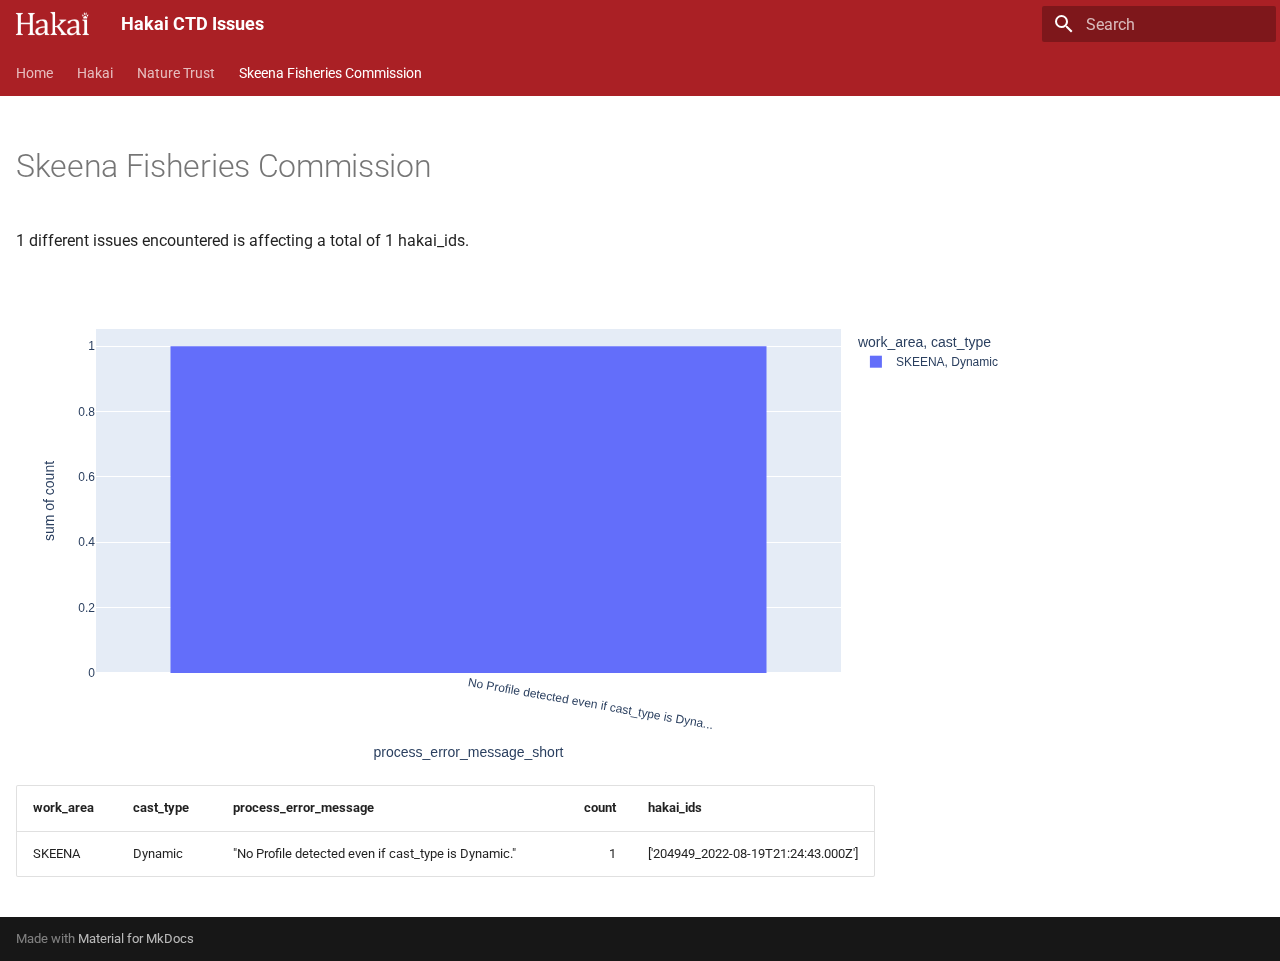
<file: sfc/index.html>
<!doctype html>
<html lang="en" class="no-js">
  <head>
    
      <meta charset="utf-8">
      <meta name="viewport" content="width=device-width,initial-scale=1">
      
      
      
        <link rel="canonical" href="http://ctd-issues.hakai.org/sfc/">
      
      
        <link rel="prev" href="../nature_trust/">
      
      
      
      <link rel="icon" href="../assets/favicon.png">
      <meta name="generator" content="mkdocs-1.6.0, mkdocs-material-9.5.33">
    
    
      
        <title>Skeena Fisheries Commission - Hakai CTD Issues</title>
      
    
    
      <link rel="stylesheet" href="../assets/stylesheets/main.3cba04c6.min.css">
      
      


    
    
      
    
    
      
        
        
        <link rel="preconnect" href="https://fonts.gstatic.com" crossorigin>
        <link rel="stylesheet" href="https://fonts.googleapis.com/css?family=Roboto:300,300i,400,400i,700,700i%7CRoboto+Mono:400,400i,700,700i&display=fallback">
        <style>:root{--md-text-font:"Roboto";--md-code-font:"Roboto Mono"}</style>
      
    
    
      <link rel="stylesheet" href="../assets/extra.css">
    
    <script>__md_scope=new URL("..",location),__md_hash=e=>[...e].reduce((e,_)=>(e<<5)-e+_.charCodeAt(0),0),__md_get=(e,_=localStorage,t=__md_scope)=>JSON.parse(_.getItem(t.pathname+"."+e)),__md_set=(e,_,t=localStorage,a=__md_scope)=>{try{t.setItem(a.pathname+"."+e,JSON.stringify(_))}catch(e){}}</script>
    
      

    
    
    
  </head>
  
  
    <body dir="ltr">
  
    
    <input class="md-toggle" data-md-toggle="drawer" type="checkbox" id="__drawer" autocomplete="off">
    <input class="md-toggle" data-md-toggle="search" type="checkbox" id="__search" autocomplete="off">
    <label class="md-overlay" for="__drawer"></label>
    <div data-md-component="skip">
      
        
        <a href="#skeena-fisheries-commission" class="md-skip">
          Skip to content
        </a>
      
    </div>
    <div data-md-component="announce">
      
    </div>
    
    
      

<header class="md-header" data-md-component="header">
  <nav class="md-header__inner md-grid" aria-label="Header">
    <a href=".." title="Hakai CTD Issues" class="md-header__button md-logo" aria-label="Hakai CTD Issues" data-md-component="logo">
      
  <img src="../assets/logo.png" alt="logo">

    </a>
    <label class="md-header__button md-icon" for="__drawer">
      
      <svg xmlns="http://www.w3.org/2000/svg" viewBox="0 0 24 24"><path d="M3 6h18v2H3V6m0 5h18v2H3v-2m0 5h18v2H3v-2Z"/></svg>
    </label>
    <div class="md-header__title" data-md-component="header-title">
      <div class="md-header__ellipsis">
        <div class="md-header__topic">
          <span class="md-ellipsis">
            Hakai CTD Issues
          </span>
        </div>
        <div class="md-header__topic" data-md-component="header-topic">
          <span class="md-ellipsis">
            
              Skeena Fisheries Commission
            
          </span>
        </div>
      </div>
    </div>
    
    
      <script>var media,input,key,value,palette=__md_get("__palette");if(palette&&palette.color){"(prefers-color-scheme)"===palette.color.media&&(media=matchMedia("(prefers-color-scheme: light)"),input=document.querySelector(media.matches?"[data-md-color-media='(prefers-color-scheme: light)']":"[data-md-color-media='(prefers-color-scheme: dark)']"),palette.color.media=input.getAttribute("data-md-color-media"),palette.color.scheme=input.getAttribute("data-md-color-scheme"),palette.color.primary=input.getAttribute("data-md-color-primary"),palette.color.accent=input.getAttribute("data-md-color-accent"));for([key,value]of Object.entries(palette.color))document.body.setAttribute("data-md-color-"+key,value)}</script>
    
    
    
      <label class="md-header__button md-icon" for="__search">
        
        <svg xmlns="http://www.w3.org/2000/svg" viewBox="0 0 24 24"><path d="M9.5 3A6.5 6.5 0 0 1 16 9.5c0 1.61-.59 3.09-1.56 4.23l.27.27h.79l5 5-1.5 1.5-5-5v-.79l-.27-.27A6.516 6.516 0 0 1 9.5 16 6.5 6.5 0 0 1 3 9.5 6.5 6.5 0 0 1 9.5 3m0 2C7 5 5 7 5 9.5S7 14 9.5 14 14 12 14 9.5 12 5 9.5 5Z"/></svg>
      </label>
      <div class="md-search" data-md-component="search" role="dialog">
  <label class="md-search__overlay" for="__search"></label>
  <div class="md-search__inner" role="search">
    <form class="md-search__form" name="search">
      <input type="text" class="md-search__input" name="query" aria-label="Search" placeholder="Search" autocapitalize="off" autocorrect="off" autocomplete="off" spellcheck="false" data-md-component="search-query" required>
      <label class="md-search__icon md-icon" for="__search">
        
        <svg xmlns="http://www.w3.org/2000/svg" viewBox="0 0 24 24"><path d="M9.5 3A6.5 6.5 0 0 1 16 9.5c0 1.61-.59 3.09-1.56 4.23l.27.27h.79l5 5-1.5 1.5-5-5v-.79l-.27-.27A6.516 6.516 0 0 1 9.5 16 6.5 6.5 0 0 1 3 9.5 6.5 6.5 0 0 1 9.5 3m0 2C7 5 5 7 5 9.5S7 14 9.5 14 14 12 14 9.5 12 5 9.5 5Z"/></svg>
        
        <svg xmlns="http://www.w3.org/2000/svg" viewBox="0 0 24 24"><path d="M20 11v2H8l5.5 5.5-1.42 1.42L4.16 12l7.92-7.92L13.5 5.5 8 11h12Z"/></svg>
      </label>
      <nav class="md-search__options" aria-label="Search">
        
        <button type="reset" class="md-search__icon md-icon" title="Clear" aria-label="Clear" tabindex="-1">
          
          <svg xmlns="http://www.w3.org/2000/svg" viewBox="0 0 24 24"><path d="M19 6.41 17.59 5 12 10.59 6.41 5 5 6.41 10.59 12 5 17.59 6.41 19 12 13.41 17.59 19 19 17.59 13.41 12 19 6.41Z"/></svg>
        </button>
      </nav>
      
    </form>
    <div class="md-search__output">
      <div class="md-search__scrollwrap" tabindex="0" data-md-scrollfix>
        <div class="md-search-result" data-md-component="search-result">
          <div class="md-search-result__meta">
            Initializing search
          </div>
          <ol class="md-search-result__list" role="presentation"></ol>
        </div>
      </div>
    </div>
  </div>
</div>
    
    
  </nav>
  
</header>
    
    <div class="md-container" data-md-component="container">
      
      
        
          
            
<nav class="md-tabs" aria-label="Tabs" data-md-component="tabs">
  <div class="md-grid">
    <ul class="md-tabs__list">
      
        
  
  
  
    <li class="md-tabs__item">
      <a href=".." class="md-tabs__link">
        
  
    
  
  Home

      </a>
    </li>
  

      
        
  
  
  
    <li class="md-tabs__item">
      <a href="../hakai/" class="md-tabs__link">
        
  
    
  
  Hakai

      </a>
    </li>
  

      
        
  
  
  
    <li class="md-tabs__item">
      <a href="../nature_trust/" class="md-tabs__link">
        
  
    
  
  Nature Trust

      </a>
    </li>
  

      
        
  
  
    
  
  
    <li class="md-tabs__item md-tabs__item--active">
      <a href="./" class="md-tabs__link">
        
  
    
  
  Skeena Fisheries Commission

      </a>
    </li>
  

      
    </ul>
  </div>
</nav>
          
        
      
      <main class="md-main" data-md-component="main">
        <div class="md-main__inner md-grid">
          
            
              
                
              
              <div class="md-sidebar md-sidebar--primary" data-md-component="sidebar" data-md-type="navigation" hidden>
                <div class="md-sidebar__scrollwrap">
                  <div class="md-sidebar__inner">
                    


  


<nav class="md-nav md-nav--primary md-nav--lifted" aria-label="Navigation" data-md-level="0">
  <label class="md-nav__title" for="__drawer">
    <a href=".." title="Hakai CTD Issues" class="md-nav__button md-logo" aria-label="Hakai CTD Issues" data-md-component="logo">
      
  <img src="../assets/logo.png" alt="logo">

    </a>
    Hakai CTD Issues
  </label>
  
  <ul class="md-nav__list" data-md-scrollfix>
    
      
      
  
  
  
  
    <li class="md-nav__item">
      <a href=".." class="md-nav__link">
        
  
  <span class="md-ellipsis">
    Home
  </span>
  

      </a>
    </li>
  

    
      
      
  
  
  
  
    <li class="md-nav__item">
      <a href="../hakai/" class="md-nav__link">
        
  
  <span class="md-ellipsis">
    Hakai
  </span>
  

      </a>
    </li>
  

    
      
      
  
  
  
  
    <li class="md-nav__item">
      <a href="../nature_trust/" class="md-nav__link">
        
  
  <span class="md-ellipsis">
    Nature Trust
  </span>
  

      </a>
    </li>
  

    
      
      
  
  
    
  
  
  
    <li class="md-nav__item md-nav__item--active">
      
      <input class="md-nav__toggle md-toggle" type="checkbox" id="__toc">
      
      
        
      
      
      <a href="./" class="md-nav__link md-nav__link--active">
        
  
  <span class="md-ellipsis">
    Skeena Fisheries Commission
  </span>
  

      </a>
      
    </li>
  

    
  </ul>
</nav>
                  </div>
                </div>
              </div>
            
            
              
                
              
              <div class="md-sidebar md-sidebar--secondary" data-md-component="sidebar" data-md-type="toc" hidden>
                <div class="md-sidebar__scrollwrap">
                  <div class="md-sidebar__inner">
                    

<nav class="md-nav md-nav--secondary" aria-label="Table of contents">
  
  
  
    
  
  
</nav>
                  </div>
                </div>
              </div>
            
          
          
            <div class="md-content" data-md-component="content">
              <article class="md-content__inner md-typeset">
                
                  


<h1 id="skeena-fisheries-commission">Skeena Fisheries Commission</h1>
<p>1 different issues encountered is
affecting a total of 1 hakai_ids.</p>
<div id='figure'><div>                        <script type="text/javascript">window.PlotlyConfig = {MathJaxConfig: 'local'};</script>
        <script charset="utf-8" src="https://cdn.plot.ly/plotly-2.35.0.min.js"></script>                <div id="c72b6029-cd19-428b-af66-a738e3fd39d9" class="plotly-graph-div" style="height:500px; width:1000px;"></div>            <script type="text/javascript">                                    window.PLOTLYENV=window.PLOTLYENV || {};                                    if (document.getElementById("c72b6029-cd19-428b-af66-a738e3fd39d9")) {                    Plotly.newPlot(                        "c72b6029-cd19-428b-af66-a738e3fd39d9",                        [{"alignmentgroup":"True","bingroup":"x","histfunc":"sum","hovertemplate":"work_area=SKEENA\u003cbr\u003ecast_type=Dynamic\u003cbr\u003eprocess_error_message_short=%{x}\u003cbr\u003esum of count=%{y}\u003cextra\u003e\u003c\u002fextra\u003e","legendgroup":"SKEENA, Dynamic","marker":{"color":"#636efa","pattern":{"shape":""}},"name":"SKEENA, Dynamic","offsetgroup":"SKEENA, Dynamic","orientation":"v","showlegend":true,"x":["No Profile detected even if cast_type is Dynamic"],"xaxis":"x","y":[1],"yaxis":"y","type":"histogram"}],                        {"template":{"data":{"histogram2dcontour":[{"type":"histogram2dcontour","colorbar":{"outlinewidth":0,"ticks":""},"colorscale":[[0.0,"#0d0887"],[0.1111111111111111,"#46039f"],[0.2222222222222222,"#7201a8"],[0.3333333333333333,"#9c179e"],[0.4444444444444444,"#bd3786"],[0.5555555555555556,"#d8576b"],[0.6666666666666666,"#ed7953"],[0.7777777777777778,"#fb9f3a"],[0.8888888888888888,"#fdca26"],[1.0,"#f0f921"]]}],"choropleth":[{"type":"choropleth","colorbar":{"outlinewidth":0,"ticks":""}}],"histogram2d":[{"type":"histogram2d","colorbar":{"outlinewidth":0,"ticks":""},"colorscale":[[0.0,"#0d0887"],[0.1111111111111111,"#46039f"],[0.2222222222222222,"#7201a8"],[0.3333333333333333,"#9c179e"],[0.4444444444444444,"#bd3786"],[0.5555555555555556,"#d8576b"],[0.6666666666666666,"#ed7953"],[0.7777777777777778,"#fb9f3a"],[0.8888888888888888,"#fdca26"],[1.0,"#f0f921"]]}],"heatmap":[{"type":"heatmap","colorbar":{"outlinewidth":0,"ticks":""},"colorscale":[[0.0,"#0d0887"],[0.1111111111111111,"#46039f"],[0.2222222222222222,"#7201a8"],[0.3333333333333333,"#9c179e"],[0.4444444444444444,"#bd3786"],[0.5555555555555556,"#d8576b"],[0.6666666666666666,"#ed7953"],[0.7777777777777778,"#fb9f3a"],[0.8888888888888888,"#fdca26"],[1.0,"#f0f921"]]}],"heatmapgl":[{"type":"heatmapgl","colorbar":{"outlinewidth":0,"ticks":""},"colorscale":[[0.0,"#0d0887"],[0.1111111111111111,"#46039f"],[0.2222222222222222,"#7201a8"],[0.3333333333333333,"#9c179e"],[0.4444444444444444,"#bd3786"],[0.5555555555555556,"#d8576b"],[0.6666666666666666,"#ed7953"],[0.7777777777777778,"#fb9f3a"],[0.8888888888888888,"#fdca26"],[1.0,"#f0f921"]]}],"contourcarpet":[{"type":"contourcarpet","colorbar":{"outlinewidth":0,"ticks":""}}],"contour":[{"type":"contour","colorbar":{"outlinewidth":0,"ticks":""},"colorscale":[[0.0,"#0d0887"],[0.1111111111111111,"#46039f"],[0.2222222222222222,"#7201a8"],[0.3333333333333333,"#9c179e"],[0.4444444444444444,"#bd3786"],[0.5555555555555556,"#d8576b"],[0.6666666666666666,"#ed7953"],[0.7777777777777778,"#fb9f3a"],[0.8888888888888888,"#fdca26"],[1.0,"#f0f921"]]}],"surface":[{"type":"surface","colorbar":{"outlinewidth":0,"ticks":""},"colorscale":[[0.0,"#0d0887"],[0.1111111111111111,"#46039f"],[0.2222222222222222,"#7201a8"],[0.3333333333333333,"#9c179e"],[0.4444444444444444,"#bd3786"],[0.5555555555555556,"#d8576b"],[0.6666666666666666,"#ed7953"],[0.7777777777777778,"#fb9f3a"],[0.8888888888888888,"#fdca26"],[1.0,"#f0f921"]]}],"mesh3d":[{"type":"mesh3d","colorbar":{"outlinewidth":0,"ticks":""}}],"scatter":[{"fillpattern":{"fillmode":"overlay","size":10,"solidity":0.2},"type":"scatter"}],"parcoords":[{"type":"parcoords","line":{"colorbar":{"outlinewidth":0,"ticks":""}}}],"scatterpolargl":[{"type":"scatterpolargl","marker":{"colorbar":{"outlinewidth":0,"ticks":""}}}],"bar":[{"error_x":{"color":"#2a3f5f"},"error_y":{"color":"#2a3f5f"},"marker":{"line":{"color":"#E5ECF6","width":0.5},"pattern":{"fillmode":"overlay","size":10,"solidity":0.2}},"type":"bar"}],"scattergeo":[{"type":"scattergeo","marker":{"colorbar":{"outlinewidth":0,"ticks":""}}}],"scatterpolar":[{"type":"scatterpolar","marker":{"colorbar":{"outlinewidth":0,"ticks":""}}}],"histogram":[{"marker":{"pattern":{"fillmode":"overlay","size":10,"solidity":0.2}},"type":"histogram"}],"scattergl":[{"type":"scattergl","marker":{"colorbar":{"outlinewidth":0,"ticks":""}}}],"scatter3d":[{"type":"scatter3d","line":{"colorbar":{"outlinewidth":0,"ticks":""}},"marker":{"colorbar":{"outlinewidth":0,"ticks":""}}}],"scattermapbox":[{"type":"scattermapbox","marker":{"colorbar":{"outlinewidth":0,"ticks":""}}}],"scatterternary":[{"type":"scatterternary","marker":{"colorbar":{"outlinewidth":0,"ticks":""}}}],"scattercarpet":[{"type":"scattercarpet","marker":{"colorbar":{"outlinewidth":0,"ticks":""}}}],"carpet":[{"aaxis":{"endlinecolor":"#2a3f5f","gridcolor":"white","linecolor":"white","minorgridcolor":"white","startlinecolor":"#2a3f5f"},"baxis":{"endlinecolor":"#2a3f5f","gridcolor":"white","linecolor":"white","minorgridcolor":"white","startlinecolor":"#2a3f5f"},"type":"carpet"}],"table":[{"cells":{"fill":{"color":"#EBF0F8"},"line":{"color":"white"}},"header":{"fill":{"color":"#C8D4E3"},"line":{"color":"white"}},"type":"table"}],"barpolar":[{"marker":{"line":{"color":"#E5ECF6","width":0.5},"pattern":{"fillmode":"overlay","size":10,"solidity":0.2}},"type":"barpolar"}],"pie":[{"automargin":true,"type":"pie"}]},"layout":{"autotypenumbers":"strict","colorway":["#636efa","#EF553B","#00cc96","#ab63fa","#FFA15A","#19d3f3","#FF6692","#B6E880","#FF97FF","#FECB52"],"font":{"color":"#2a3f5f"},"hovermode":"closest","hoverlabel":{"align":"left"},"paper_bgcolor":"white","plot_bgcolor":"#E5ECF6","polar":{"bgcolor":"#E5ECF6","angularaxis":{"gridcolor":"white","linecolor":"white","ticks":""},"radialaxis":{"gridcolor":"white","linecolor":"white","ticks":""}},"ternary":{"bgcolor":"#E5ECF6","aaxis":{"gridcolor":"white","linecolor":"white","ticks":""},"baxis":{"gridcolor":"white","linecolor":"white","ticks":""},"caxis":{"gridcolor":"white","linecolor":"white","ticks":""}},"coloraxis":{"colorbar":{"outlinewidth":0,"ticks":""}},"colorscale":{"sequential":[[0.0,"#0d0887"],[0.1111111111111111,"#46039f"],[0.2222222222222222,"#7201a8"],[0.3333333333333333,"#9c179e"],[0.4444444444444444,"#bd3786"],[0.5555555555555556,"#d8576b"],[0.6666666666666666,"#ed7953"],[0.7777777777777778,"#fb9f3a"],[0.8888888888888888,"#fdca26"],[1.0,"#f0f921"]],"sequentialminus":[[0.0,"#0d0887"],[0.1111111111111111,"#46039f"],[0.2222222222222222,"#7201a8"],[0.3333333333333333,"#9c179e"],[0.4444444444444444,"#bd3786"],[0.5555555555555556,"#d8576b"],[0.6666666666666666,"#ed7953"],[0.7777777777777778,"#fb9f3a"],[0.8888888888888888,"#fdca26"],[1.0,"#f0f921"]],"diverging":[[0,"#8e0152"],[0.1,"#c51b7d"],[0.2,"#de77ae"],[0.3,"#f1b6da"],[0.4,"#fde0ef"],[0.5,"#f7f7f7"],[0.6,"#e6f5d0"],[0.7,"#b8e186"],[0.8,"#7fbc41"],[0.9,"#4d9221"],[1,"#276419"]]},"xaxis":{"gridcolor":"white","linecolor":"white","ticks":"","title":{"standoff":15},"zerolinecolor":"white","automargin":true,"zerolinewidth":2},"yaxis":{"gridcolor":"white","linecolor":"white","ticks":"","title":{"standoff":15},"zerolinecolor":"white","automargin":true,"zerolinewidth":2},"scene":{"xaxis":{"backgroundcolor":"#E5ECF6","gridcolor":"white","linecolor":"white","showbackground":true,"ticks":"","zerolinecolor":"white","gridwidth":2},"yaxis":{"backgroundcolor":"#E5ECF6","gridcolor":"white","linecolor":"white","showbackground":true,"ticks":"","zerolinecolor":"white","gridwidth":2},"zaxis":{"backgroundcolor":"#E5ECF6","gridcolor":"white","linecolor":"white","showbackground":true,"ticks":"","zerolinecolor":"white","gridwidth":2}},"shapedefaults":{"line":{"color":"#2a3f5f"}},"annotationdefaults":{"arrowcolor":"#2a3f5f","arrowhead":0,"arrowwidth":1},"geo":{"bgcolor":"white","landcolor":"#E5ECF6","subunitcolor":"white","showland":true,"showlakes":true,"lakecolor":"white"},"title":{"x":0.05},"mapbox":{"style":"light"}}},"xaxis":{"anchor":"y","domain":[0.0,1.0],"title":{"text":"process_error_message_short"},"tickangle":10,"tickvals":["No Profile detected even if cast_type is Dynamic"],"ticktext":["No Profile detected even if cast_type is Dyna..."]},"yaxis":{"anchor":"x","domain":[0.0,1.0],"title":{"text":"sum of count"}},"legend":{"title":{"text":"work_area, cast_type"},"tracegroupgap":0},"margin":{"t":60},"barmode":"relative","height":500,"width":1000},                        {"responsive": true}                    )                };                            </script>        </div></div>
<table>
<thead>
<tr>
<th style="text-align: left;">work_area</th>
<th style="text-align: left;">cast_type</th>
<th style="text-align: left;">process_error_message</th>
<th style="text-align: right;">count</th>
<th style="text-align: left;">hakai_ids</th>
</tr>
</thead>
<tbody>
<tr>
<td style="text-align: left;">SKEENA</td>
<td style="text-align: left;">Dynamic</td>
<td style="text-align: left;">"No Profile detected even if cast_type is Dynamic."</td>
<td style="text-align: right;">1</td>
<td style="text-align: left;">['204949_2022-08-19T21:24:43.000Z']</td>
</tr>
</tbody>
</table>







  
  




  



                
              </article>
            </div>
          
          
<script>var target=document.getElementById(location.hash.slice(1));target&&target.name&&(target.checked=target.name.startsWith("__tabbed_"))</script>
        </div>
        
          <button type="button" class="md-top md-icon" data-md-component="top" hidden>
  
  <svg xmlns="http://www.w3.org/2000/svg" viewBox="0 0 24 24"><path d="M13 20h-2V8l-5.5 5.5-1.42-1.42L12 4.16l7.92 7.92-1.42 1.42L13 8v12Z"/></svg>
  Back to top
</button>
        
      </main>
      
        <footer class="md-footer">
  
  <div class="md-footer-meta md-typeset">
    <div class="md-footer-meta__inner md-grid">
      <div class="md-copyright">
  
  
    Made with
    <a href="https://squidfunk.github.io/mkdocs-material/" target="_blank" rel="noopener">
      Material for MkDocs
    </a>
  
</div>
      
    </div>
  </div>
</footer>
      
    </div>
    <div class="md-dialog" data-md-component="dialog">
      <div class="md-dialog__inner md-typeset"></div>
    </div>
    
    
    <script id="__config" type="application/json">{"base": "..", "features": ["navigation.tracking", "navigation.tabs", "navigation.top"], "search": "../assets/javascripts/workers/search.b8dbb3d2.min.js", "translations": {"clipboard.copied": "Copied to clipboard", "clipboard.copy": "Copy to clipboard", "search.result.more.one": "1 more on this page", "search.result.more.other": "# more on this page", "search.result.none": "No matching documents", "search.result.one": "1 matching document", "search.result.other": "# matching documents", "search.result.placeholder": "Type to start searching", "search.result.term.missing": "Missing", "select.version": "Select version"}}</script>
    
    
      <script src="../assets/javascripts/bundle.af256bd8.min.js"></script>
      
    
  </body>
</html>
</file>
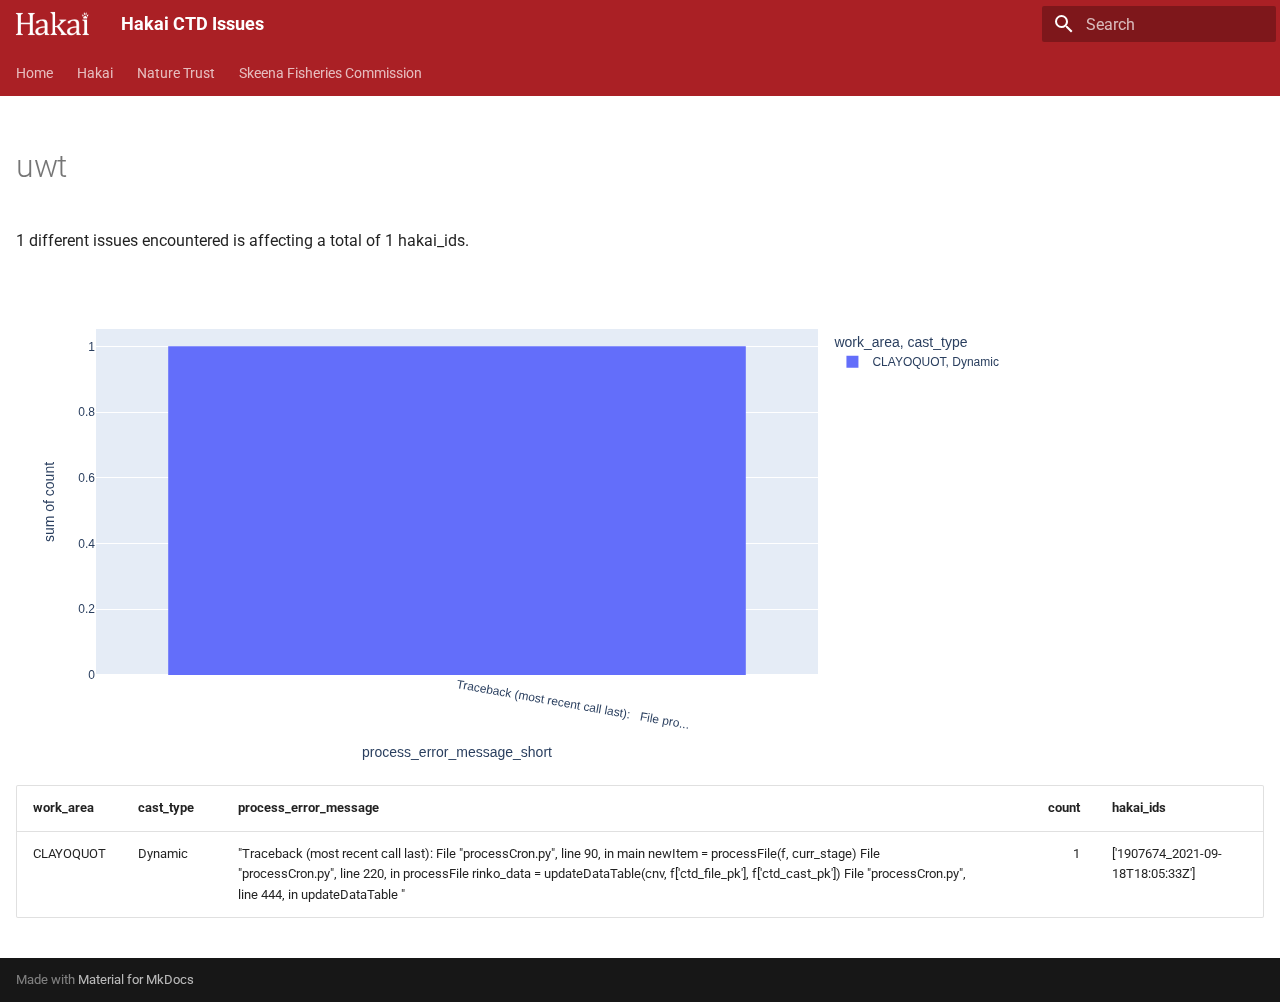
<file: uwt/index.html>
<!doctype html>
<html lang="en" class="no-js">
  <head>
    
      <meta charset="utf-8">
      <meta name="viewport" content="width=device-width,initial-scale=1">
      
      
      
        <link rel="canonical" href="http://ctd-issues.hakai.org/uwt/">
      
      
      
      
      <link rel="icon" href="../assets/favicon.png">
      <meta name="generator" content="mkdocs-1.6.0, mkdocs-material-9.5.33">
    
    
      
        <title>uwt - Hakai CTD Issues</title>
      
    
    
      <link rel="stylesheet" href="../assets/stylesheets/main.3cba04c6.min.css">
      
      


    
    
      
    
    
      
        
        
        <link rel="preconnect" href="https://fonts.gstatic.com" crossorigin>
        <link rel="stylesheet" href="https://fonts.googleapis.com/css?family=Roboto:300,300i,400,400i,700,700i%7CRoboto+Mono:400,400i,700,700i&display=fallback">
        <style>:root{--md-text-font:"Roboto";--md-code-font:"Roboto Mono"}</style>
      
    
    
      <link rel="stylesheet" href="../assets/extra.css">
    
    <script>__md_scope=new URL("..",location),__md_hash=e=>[...e].reduce((e,_)=>(e<<5)-e+_.charCodeAt(0),0),__md_get=(e,_=localStorage,t=__md_scope)=>JSON.parse(_.getItem(t.pathname+"."+e)),__md_set=(e,_,t=localStorage,a=__md_scope)=>{try{t.setItem(a.pathname+"."+e,JSON.stringify(_))}catch(e){}}</script>
    
      

    
    
    
  </head>
  
  
    <body dir="ltr">
  
    
    <input class="md-toggle" data-md-toggle="drawer" type="checkbox" id="__drawer" autocomplete="off">
    <input class="md-toggle" data-md-toggle="search" type="checkbox" id="__search" autocomplete="off">
    <label class="md-overlay" for="__drawer"></label>
    <div data-md-component="skip">
      
        
        <a href="#uwt" class="md-skip">
          Skip to content
        </a>
      
    </div>
    <div data-md-component="announce">
      
    </div>
    
    
      

<header class="md-header" data-md-component="header">
  <nav class="md-header__inner md-grid" aria-label="Header">
    <a href=".." title="Hakai CTD Issues" class="md-header__button md-logo" aria-label="Hakai CTD Issues" data-md-component="logo">
      
  <img src="../assets/logo.png" alt="logo">

    </a>
    <label class="md-header__button md-icon" for="__drawer">
      
      <svg xmlns="http://www.w3.org/2000/svg" viewBox="0 0 24 24"><path d="M3 6h18v2H3V6m0 5h18v2H3v-2m0 5h18v2H3v-2Z"/></svg>
    </label>
    <div class="md-header__title" data-md-component="header-title">
      <div class="md-header__ellipsis">
        <div class="md-header__topic">
          <span class="md-ellipsis">
            Hakai CTD Issues
          </span>
        </div>
        <div class="md-header__topic" data-md-component="header-topic">
          <span class="md-ellipsis">
            
              uwt
            
          </span>
        </div>
      </div>
    </div>
    
    
      <script>var media,input,key,value,palette=__md_get("__palette");if(palette&&palette.color){"(prefers-color-scheme)"===palette.color.media&&(media=matchMedia("(prefers-color-scheme: light)"),input=document.querySelector(media.matches?"[data-md-color-media='(prefers-color-scheme: light)']":"[data-md-color-media='(prefers-color-scheme: dark)']"),palette.color.media=input.getAttribute("data-md-color-media"),palette.color.scheme=input.getAttribute("data-md-color-scheme"),palette.color.primary=input.getAttribute("data-md-color-primary"),palette.color.accent=input.getAttribute("data-md-color-accent"));for([key,value]of Object.entries(palette.color))document.body.setAttribute("data-md-color-"+key,value)}</script>
    
    
    
      <label class="md-header__button md-icon" for="__search">
        
        <svg xmlns="http://www.w3.org/2000/svg" viewBox="0 0 24 24"><path d="M9.5 3A6.5 6.5 0 0 1 16 9.5c0 1.61-.59 3.09-1.56 4.23l.27.27h.79l5 5-1.5 1.5-5-5v-.79l-.27-.27A6.516 6.516 0 0 1 9.5 16 6.5 6.5 0 0 1 3 9.5 6.5 6.5 0 0 1 9.5 3m0 2C7 5 5 7 5 9.5S7 14 9.5 14 14 12 14 9.5 12 5 9.5 5Z"/></svg>
      </label>
      <div class="md-search" data-md-component="search" role="dialog">
  <label class="md-search__overlay" for="__search"></label>
  <div class="md-search__inner" role="search">
    <form class="md-search__form" name="search">
      <input type="text" class="md-search__input" name="query" aria-label="Search" placeholder="Search" autocapitalize="off" autocorrect="off" autocomplete="off" spellcheck="false" data-md-component="search-query" required>
      <label class="md-search__icon md-icon" for="__search">
        
        <svg xmlns="http://www.w3.org/2000/svg" viewBox="0 0 24 24"><path d="M9.5 3A6.5 6.5 0 0 1 16 9.5c0 1.61-.59 3.09-1.56 4.23l.27.27h.79l5 5-1.5 1.5-5-5v-.79l-.27-.27A6.516 6.516 0 0 1 9.5 16 6.5 6.5 0 0 1 3 9.5 6.5 6.5 0 0 1 9.5 3m0 2C7 5 5 7 5 9.5S7 14 9.5 14 14 12 14 9.5 12 5 9.5 5Z"/></svg>
        
        <svg xmlns="http://www.w3.org/2000/svg" viewBox="0 0 24 24"><path d="M20 11v2H8l5.5 5.5-1.42 1.42L4.16 12l7.92-7.92L13.5 5.5 8 11h12Z"/></svg>
      </label>
      <nav class="md-search__options" aria-label="Search">
        
        <button type="reset" class="md-search__icon md-icon" title="Clear" aria-label="Clear" tabindex="-1">
          
          <svg xmlns="http://www.w3.org/2000/svg" viewBox="0 0 24 24"><path d="M19 6.41 17.59 5 12 10.59 6.41 5 5 6.41 10.59 12 5 17.59 6.41 19 12 13.41 17.59 19 19 17.59 13.41 12 19 6.41Z"/></svg>
        </button>
      </nav>
      
    </form>
    <div class="md-search__output">
      <div class="md-search__scrollwrap" tabindex="0" data-md-scrollfix>
        <div class="md-search-result" data-md-component="search-result">
          <div class="md-search-result__meta">
            Initializing search
          </div>
          <ol class="md-search-result__list" role="presentation"></ol>
        </div>
      </div>
    </div>
  </div>
</div>
    
    
  </nav>
  
</header>
    
    <div class="md-container" data-md-component="container">
      
      
        
          
            
<nav class="md-tabs" aria-label="Tabs" data-md-component="tabs">
  <div class="md-grid">
    <ul class="md-tabs__list">
      
        
  
  
  
    <li class="md-tabs__item">
      <a href=".." class="md-tabs__link">
        
  
    
  
  Home

      </a>
    </li>
  

      
        
  
  
  
    <li class="md-tabs__item">
      <a href="../hakai/" class="md-tabs__link">
        
  
    
  
  Hakai

      </a>
    </li>
  

      
        
  
  
  
    <li class="md-tabs__item">
      <a href="../nature_trust/" class="md-tabs__link">
        
  
    
  
  Nature Trust

      </a>
    </li>
  

      
        
  
  
  
    <li class="md-tabs__item">
      <a href="../sfc/" class="md-tabs__link">
        
  
    
  
  Skeena Fisheries Commission

      </a>
    </li>
  

      
    </ul>
  </div>
</nav>
          
        
      
      <main class="md-main" data-md-component="main">
        <div class="md-main__inner md-grid">
          
            
              
                
              
              <div class="md-sidebar md-sidebar--primary" data-md-component="sidebar" data-md-type="navigation" hidden>
                <div class="md-sidebar__scrollwrap">
                  <div class="md-sidebar__inner">
                    


  


<nav class="md-nav md-nav--primary md-nav--lifted" aria-label="Navigation" data-md-level="0">
  <label class="md-nav__title" for="__drawer">
    <a href=".." title="Hakai CTD Issues" class="md-nav__button md-logo" aria-label="Hakai CTD Issues" data-md-component="logo">
      
  <img src="../assets/logo.png" alt="logo">

    </a>
    Hakai CTD Issues
  </label>
  
  <ul class="md-nav__list" data-md-scrollfix>
    
      
      
  
  
  
  
    <li class="md-nav__item">
      <a href=".." class="md-nav__link">
        
  
  <span class="md-ellipsis">
    Home
  </span>
  

      </a>
    </li>
  

    
      
      
  
  
  
  
    <li class="md-nav__item">
      <a href="../hakai/" class="md-nav__link">
        
  
  <span class="md-ellipsis">
    Hakai
  </span>
  

      </a>
    </li>
  

    
      
      
  
  
  
  
    <li class="md-nav__item">
      <a href="../nature_trust/" class="md-nav__link">
        
  
  <span class="md-ellipsis">
    Nature Trust
  </span>
  

      </a>
    </li>
  

    
      
      
  
  
  
  
    <li class="md-nav__item">
      <a href="../sfc/" class="md-nav__link">
        
  
  <span class="md-ellipsis">
    Skeena Fisheries Commission
  </span>
  

      </a>
    </li>
  

    
  </ul>
</nav>
                  </div>
                </div>
              </div>
            
            
              
                
              
              <div class="md-sidebar md-sidebar--secondary" data-md-component="sidebar" data-md-type="toc" hidden>
                <div class="md-sidebar__scrollwrap">
                  <div class="md-sidebar__inner">
                    

<nav class="md-nav md-nav--secondary" aria-label="Table of contents">
  
  
  
    
  
  
</nav>
                  </div>
                </div>
              </div>
            
          
          
            <div class="md-content" data-md-component="content">
              <article class="md-content__inner md-typeset">
                
                  


<h1 id="uwt">uwt</h1>
<p>1 different issues encountered is
affecting a total of 1 hakai_ids.</p>
<div id='figure'><div>                        <script type="text/javascript">window.PlotlyConfig = {MathJaxConfig: 'local'};</script>
        <script charset="utf-8" src="https://cdn.plot.ly/plotly-2.35.0.min.js"></script>                <div id="d567ec25-a10c-467b-bf63-9430889bb690" class="plotly-graph-div" style="height:500px; width:1000px;"></div>            <script type="text/javascript">                                    window.PLOTLYENV=window.PLOTLYENV || {};                                    if (document.getElementById("d567ec25-a10c-467b-bf63-9430889bb690")) {                    Plotly.newPlot(                        "d567ec25-a10c-467b-bf63-9430889bb690",                        [{"alignmentgroup":"True","bingroup":"x","histfunc":"sum","hovertemplate":"work_area=CLAYOQUOT\u003cbr\u003ecast_type=Dynamic\u003cbr\u003eprocess_error_message_short=%{x}\u003cbr\u003esum of count=%{y}\u003cextra\u003e\u003c\u002fextra\u003e","legendgroup":"CLAYOQUOT, Dynamic","marker":{"color":"#636efa","pattern":{"shape":""}},"name":"CLAYOQUOT, Dynamic","offsetgroup":"CLAYOQUOT, Dynamic","orientation":"v","showlegend":true,"x":["Traceback (most recent call last):   File processCron"],"xaxis":"x","y":[1],"yaxis":"y","type":"histogram"}],                        {"template":{"data":{"histogram2dcontour":[{"type":"histogram2dcontour","colorbar":{"outlinewidth":0,"ticks":""},"colorscale":[[0.0,"#0d0887"],[0.1111111111111111,"#46039f"],[0.2222222222222222,"#7201a8"],[0.3333333333333333,"#9c179e"],[0.4444444444444444,"#bd3786"],[0.5555555555555556,"#d8576b"],[0.6666666666666666,"#ed7953"],[0.7777777777777778,"#fb9f3a"],[0.8888888888888888,"#fdca26"],[1.0,"#f0f921"]]}],"choropleth":[{"type":"choropleth","colorbar":{"outlinewidth":0,"ticks":""}}],"histogram2d":[{"type":"histogram2d","colorbar":{"outlinewidth":0,"ticks":""},"colorscale":[[0.0,"#0d0887"],[0.1111111111111111,"#46039f"],[0.2222222222222222,"#7201a8"],[0.3333333333333333,"#9c179e"],[0.4444444444444444,"#bd3786"],[0.5555555555555556,"#d8576b"],[0.6666666666666666,"#ed7953"],[0.7777777777777778,"#fb9f3a"],[0.8888888888888888,"#fdca26"],[1.0,"#f0f921"]]}],"heatmap":[{"type":"heatmap","colorbar":{"outlinewidth":0,"ticks":""},"colorscale":[[0.0,"#0d0887"],[0.1111111111111111,"#46039f"],[0.2222222222222222,"#7201a8"],[0.3333333333333333,"#9c179e"],[0.4444444444444444,"#bd3786"],[0.5555555555555556,"#d8576b"],[0.6666666666666666,"#ed7953"],[0.7777777777777778,"#fb9f3a"],[0.8888888888888888,"#fdca26"],[1.0,"#f0f921"]]}],"heatmapgl":[{"type":"heatmapgl","colorbar":{"outlinewidth":0,"ticks":""},"colorscale":[[0.0,"#0d0887"],[0.1111111111111111,"#46039f"],[0.2222222222222222,"#7201a8"],[0.3333333333333333,"#9c179e"],[0.4444444444444444,"#bd3786"],[0.5555555555555556,"#d8576b"],[0.6666666666666666,"#ed7953"],[0.7777777777777778,"#fb9f3a"],[0.8888888888888888,"#fdca26"],[1.0,"#f0f921"]]}],"contourcarpet":[{"type":"contourcarpet","colorbar":{"outlinewidth":0,"ticks":""}}],"contour":[{"type":"contour","colorbar":{"outlinewidth":0,"ticks":""},"colorscale":[[0.0,"#0d0887"],[0.1111111111111111,"#46039f"],[0.2222222222222222,"#7201a8"],[0.3333333333333333,"#9c179e"],[0.4444444444444444,"#bd3786"],[0.5555555555555556,"#d8576b"],[0.6666666666666666,"#ed7953"],[0.7777777777777778,"#fb9f3a"],[0.8888888888888888,"#fdca26"],[1.0,"#f0f921"]]}],"surface":[{"type":"surface","colorbar":{"outlinewidth":0,"ticks":""},"colorscale":[[0.0,"#0d0887"],[0.1111111111111111,"#46039f"],[0.2222222222222222,"#7201a8"],[0.3333333333333333,"#9c179e"],[0.4444444444444444,"#bd3786"],[0.5555555555555556,"#d8576b"],[0.6666666666666666,"#ed7953"],[0.7777777777777778,"#fb9f3a"],[0.8888888888888888,"#fdca26"],[1.0,"#f0f921"]]}],"mesh3d":[{"type":"mesh3d","colorbar":{"outlinewidth":0,"ticks":""}}],"scatter":[{"fillpattern":{"fillmode":"overlay","size":10,"solidity":0.2},"type":"scatter"}],"parcoords":[{"type":"parcoords","line":{"colorbar":{"outlinewidth":0,"ticks":""}}}],"scatterpolargl":[{"type":"scatterpolargl","marker":{"colorbar":{"outlinewidth":0,"ticks":""}}}],"bar":[{"error_x":{"color":"#2a3f5f"},"error_y":{"color":"#2a3f5f"},"marker":{"line":{"color":"#E5ECF6","width":0.5},"pattern":{"fillmode":"overlay","size":10,"solidity":0.2}},"type":"bar"}],"scattergeo":[{"type":"scattergeo","marker":{"colorbar":{"outlinewidth":0,"ticks":""}}}],"scatterpolar":[{"type":"scatterpolar","marker":{"colorbar":{"outlinewidth":0,"ticks":""}}}],"histogram":[{"marker":{"pattern":{"fillmode":"overlay","size":10,"solidity":0.2}},"type":"histogram"}],"scattergl":[{"type":"scattergl","marker":{"colorbar":{"outlinewidth":0,"ticks":""}}}],"scatter3d":[{"type":"scatter3d","line":{"colorbar":{"outlinewidth":0,"ticks":""}},"marker":{"colorbar":{"outlinewidth":0,"ticks":""}}}],"scattermapbox":[{"type":"scattermapbox","marker":{"colorbar":{"outlinewidth":0,"ticks":""}}}],"scatterternary":[{"type":"scatterternary","marker":{"colorbar":{"outlinewidth":0,"ticks":""}}}],"scattercarpet":[{"type":"scattercarpet","marker":{"colorbar":{"outlinewidth":0,"ticks":""}}}],"carpet":[{"aaxis":{"endlinecolor":"#2a3f5f","gridcolor":"white","linecolor":"white","minorgridcolor":"white","startlinecolor":"#2a3f5f"},"baxis":{"endlinecolor":"#2a3f5f","gridcolor":"white","linecolor":"white","minorgridcolor":"white","startlinecolor":"#2a3f5f"},"type":"carpet"}],"table":[{"cells":{"fill":{"color":"#EBF0F8"},"line":{"color":"white"}},"header":{"fill":{"color":"#C8D4E3"},"line":{"color":"white"}},"type":"table"}],"barpolar":[{"marker":{"line":{"color":"#E5ECF6","width":0.5},"pattern":{"fillmode":"overlay","size":10,"solidity":0.2}},"type":"barpolar"}],"pie":[{"automargin":true,"type":"pie"}]},"layout":{"autotypenumbers":"strict","colorway":["#636efa","#EF553B","#00cc96","#ab63fa","#FFA15A","#19d3f3","#FF6692","#B6E880","#FF97FF","#FECB52"],"font":{"color":"#2a3f5f"},"hovermode":"closest","hoverlabel":{"align":"left"},"paper_bgcolor":"white","plot_bgcolor":"#E5ECF6","polar":{"bgcolor":"#E5ECF6","angularaxis":{"gridcolor":"white","linecolor":"white","ticks":""},"radialaxis":{"gridcolor":"white","linecolor":"white","ticks":""}},"ternary":{"bgcolor":"#E5ECF6","aaxis":{"gridcolor":"white","linecolor":"white","ticks":""},"baxis":{"gridcolor":"white","linecolor":"white","ticks":""},"caxis":{"gridcolor":"white","linecolor":"white","ticks":""}},"coloraxis":{"colorbar":{"outlinewidth":0,"ticks":""}},"colorscale":{"sequential":[[0.0,"#0d0887"],[0.1111111111111111,"#46039f"],[0.2222222222222222,"#7201a8"],[0.3333333333333333,"#9c179e"],[0.4444444444444444,"#bd3786"],[0.5555555555555556,"#d8576b"],[0.6666666666666666,"#ed7953"],[0.7777777777777778,"#fb9f3a"],[0.8888888888888888,"#fdca26"],[1.0,"#f0f921"]],"sequentialminus":[[0.0,"#0d0887"],[0.1111111111111111,"#46039f"],[0.2222222222222222,"#7201a8"],[0.3333333333333333,"#9c179e"],[0.4444444444444444,"#bd3786"],[0.5555555555555556,"#d8576b"],[0.6666666666666666,"#ed7953"],[0.7777777777777778,"#fb9f3a"],[0.8888888888888888,"#fdca26"],[1.0,"#f0f921"]],"diverging":[[0,"#8e0152"],[0.1,"#c51b7d"],[0.2,"#de77ae"],[0.3,"#f1b6da"],[0.4,"#fde0ef"],[0.5,"#f7f7f7"],[0.6,"#e6f5d0"],[0.7,"#b8e186"],[0.8,"#7fbc41"],[0.9,"#4d9221"],[1,"#276419"]]},"xaxis":{"gridcolor":"white","linecolor":"white","ticks":"","title":{"standoff":15},"zerolinecolor":"white","automargin":true,"zerolinewidth":2},"yaxis":{"gridcolor":"white","linecolor":"white","ticks":"","title":{"standoff":15},"zerolinecolor":"white","automargin":true,"zerolinewidth":2},"scene":{"xaxis":{"backgroundcolor":"#E5ECF6","gridcolor":"white","linecolor":"white","showbackground":true,"ticks":"","zerolinecolor":"white","gridwidth":2},"yaxis":{"backgroundcolor":"#E5ECF6","gridcolor":"white","linecolor":"white","showbackground":true,"ticks":"","zerolinecolor":"white","gridwidth":2},"zaxis":{"backgroundcolor":"#E5ECF6","gridcolor":"white","linecolor":"white","showbackground":true,"ticks":"","zerolinecolor":"white","gridwidth":2}},"shapedefaults":{"line":{"color":"#2a3f5f"}},"annotationdefaults":{"arrowcolor":"#2a3f5f","arrowhead":0,"arrowwidth":1},"geo":{"bgcolor":"white","landcolor":"#E5ECF6","subunitcolor":"white","showland":true,"showlakes":true,"lakecolor":"white"},"title":{"x":0.05},"mapbox":{"style":"light"}}},"xaxis":{"anchor":"y","domain":[0.0,1.0],"title":{"text":"process_error_message_short"},"tickangle":10,"tickvals":["Traceback (most recent call last):   File processCron"],"ticktext":["Traceback (most recent call last):   File pro..."]},"yaxis":{"anchor":"x","domain":[0.0,1.0],"title":{"text":"sum of count"}},"legend":{"title":{"text":"work_area, cast_type"},"tracegroupgap":0},"margin":{"t":60},"barmode":"relative","height":500,"width":1000},                        {"responsive": true}                    )                };                            </script>        </div></div>
<table>
<thead>
<tr>
<th style="text-align: left;">work_area</th>
<th style="text-align: left;">cast_type</th>
<th style="text-align: left;">process_error_message</th>
<th style="text-align: right;">count</th>
<th style="text-align: left;">hakai_ids</th>
</tr>
</thead>
<tbody>
<tr>
<td style="text-align: left;">CLAYOQUOT</td>
<td style="text-align: left;">Dynamic</td>
<td style="text-align: left;">"Traceback (most recent call last):   File "processCron.py", line 90, in main     newItem = processFile(f, curr_stage)   File "processCron.py", line 220, in processFile     rinko_data = updateDataTable(cnv, f['ctd_file_pk'], f['ctd_cast_pk'])   File "processCron.py", line 444, in updateDataTable     "</td>
<td style="text-align: right;">1</td>
<td style="text-align: left;">['1907674_2021-09-18T18:05:33Z']</td>
</tr>
</tbody>
</table>







  
  




  



                
              </article>
            </div>
          
          
<script>var target=document.getElementById(location.hash.slice(1));target&&target.name&&(target.checked=target.name.startsWith("__tabbed_"))</script>
        </div>
        
          <button type="button" class="md-top md-icon" data-md-component="top" hidden>
  
  <svg xmlns="http://www.w3.org/2000/svg" viewBox="0 0 24 24"><path d="M13 20h-2V8l-5.5 5.5-1.42-1.42L12 4.16l7.92 7.92-1.42 1.42L13 8v12Z"/></svg>
  Back to top
</button>
        
      </main>
      
        <footer class="md-footer">
  
  <div class="md-footer-meta md-typeset">
    <div class="md-footer-meta__inner md-grid">
      <div class="md-copyright">
  
  
    Made with
    <a href="https://squidfunk.github.io/mkdocs-material/" target="_blank" rel="noopener">
      Material for MkDocs
    </a>
  
</div>
      
    </div>
  </div>
</footer>
      
    </div>
    <div class="md-dialog" data-md-component="dialog">
      <div class="md-dialog__inner md-typeset"></div>
    </div>
    
    
    <script id="__config" type="application/json">{"base": "..", "features": ["navigation.tracking", "navigation.tabs", "navigation.top"], "search": "../assets/javascripts/workers/search.b8dbb3d2.min.js", "translations": {"clipboard.copied": "Copied to clipboard", "clipboard.copy": "Copy to clipboard", "search.result.more.one": "1 more on this page", "search.result.more.other": "# more on this page", "search.result.none": "No matching documents", "search.result.one": "1 matching document", "search.result.other": "# matching documents", "search.result.placeholder": "Type to start searching", "search.result.term.missing": "Missing", "select.version": "Select version"}}</script>
    
    
      <script src="../assets/javascripts/bundle.af256bd8.min.js"></script>
      
    
  </body>
</html>
</file>
<file: assets/extra.css>
:root {
    /* stylelint-disable */
    --md-primary-fg-color:        #aa2025;
    --md-primary-fg-color--light: #b17272;
    --md-primary-fg-color--dark:  #5b1b1f;
    /* stylelint-enable */
  }

/* .md-typeset__scrollwrap {
    display: table;
    overflow: auto;
    width: auto;
    max-width: 100%;
} */

.md-grid {
    max-width: 1440px; 
  }
</file>
<file: assets/stylesheets/main.3cba04c6.min.css>
@charset "UTF-8";html{-webkit-text-size-adjust:none;-moz-text-size-adjust:none;text-size-adjust:none;box-sizing:border-box}*,:after,:before{box-sizing:inherit}@media (prefers-reduced-motion){*,:after,:before{transition:none!important}}body{margin:0}a,button,input,label{-webkit-tap-highlight-color:transparent}a{color:inherit;text-decoration:none}hr{border:0;box-sizing:initial;display:block;height:.05rem;overflow:visible;padding:0}small{font-size:80%}sub,sup{line-height:1em}img{border-style:none}table{border-collapse:initial;border-spacing:0}td,th{font-weight:400;vertical-align:top}button{background:#0000;border:0;font-family:inherit;font-size:inherit;margin:0;padding:0}input{border:0;outline:none}:root{--md-primary-fg-color:#4051b5;--md-primary-fg-color--light:#5d6cc0;--md-primary-fg-color--dark:#303fa1;--md-primary-bg-color:#fff;--md-primary-bg-color--light:#ffffffb3;--md-accent-fg-color:#526cfe;--md-accent-fg-color--transparent:#526cfe1a;--md-accent-bg-color:#fff;--md-accent-bg-color--light:#ffffffb3}[data-md-color-scheme=default]{color-scheme:light}[data-md-color-scheme=default] img[src$="#gh-dark-mode-only"],[data-md-color-scheme=default] img[src$="#only-dark"]{display:none}:root,[data-md-color-scheme=default]{--md-hue:225deg;--md-default-fg-color:#000000de;--md-default-fg-color--light:#0000008a;--md-default-fg-color--lighter:#00000052;--md-default-fg-color--lightest:#00000012;--md-default-bg-color:#fff;--md-default-bg-color--light:#ffffffb3;--md-default-bg-color--lighter:#ffffff4d;--md-default-bg-color--lightest:#ffffff1f;--md-code-fg-color:#36464e;--md-code-bg-color:#f5f5f5;--md-code-hl-color:#4287ff;--md-code-hl-color--light:#4287ff1a;--md-code-hl-number-color:#d52a2a;--md-code-hl-special-color:#db1457;--md-code-hl-function-color:#a846b9;--md-code-hl-constant-color:#6e59d9;--md-code-hl-keyword-color:#3f6ec6;--md-code-hl-string-color:#1c7d4d;--md-code-hl-name-color:var(--md-code-fg-color);--md-code-hl-operator-color:var(--md-default-fg-color--light);--md-code-hl-punctuation-color:var(--md-default-fg-color--light);--md-code-hl-comment-color:var(--md-default-fg-color--light);--md-code-hl-generic-color:var(--md-default-fg-color--light);--md-code-hl-variable-color:var(--md-default-fg-color--light);--md-typeset-color:var(--md-default-fg-color);--md-typeset-a-color:var(--md-primary-fg-color);--md-typeset-del-color:#f5503d26;--md-typeset-ins-color:#0bd57026;--md-typeset-kbd-color:#fafafa;--md-typeset-kbd-accent-color:#fff;--md-typeset-kbd-border-color:#b8b8b8;--md-typeset-mark-color:#ffff0080;--md-typeset-table-color:#0000001f;--md-typeset-table-color--light:rgba(0,0,0,.035);--md-admonition-fg-color:var(--md-default-fg-color);--md-admonition-bg-color:var(--md-default-bg-color);--md-warning-fg-color:#000000de;--md-warning-bg-color:#ff9;--md-footer-fg-color:#fff;--md-footer-fg-color--light:#ffffffb3;--md-footer-fg-color--lighter:#ffffff73;--md-footer-bg-color:#000000de;--md-footer-bg-color--dark:#00000052;--md-shadow-z1:0 0.2rem 0.5rem #0000000d,0 0 0.05rem #0000001a;--md-shadow-z2:0 0.2rem 0.5rem #0000001a,0 0 0.05rem #00000040;--md-shadow-z3:0 0.2rem 0.5rem #0003,0 0 0.05rem #00000059}.md-icon svg{fill:currentcolor;display:block;height:1.2rem;width:1.2rem}body{-webkit-font-smoothing:antialiased;-moz-osx-font-smoothing:grayscale;--md-text-font-family:var(--md-text-font,_),-apple-system,BlinkMacSystemFont,Helvetica,Arial,sans-serif;--md-code-font-family:var(--md-code-font,_),SFMono-Regular,Consolas,Menlo,monospace}aside,body,input{font-feature-settings:"kern","liga";color:var(--md-typeset-color);font-family:var(--md-text-font-family)}code,kbd,pre{font-feature-settings:"kern";font-family:var(--md-code-font-family)}:root{--md-typeset-table-sort-icon:url('data:image/svg+xml;charset=utf-8,<svg xmlns="http://www.w3.org/2000/svg" viewBox="0 0 24 24"><path d="m18 21-4-4h3V7h-3l4-4 4 4h-3v10h3M2 19v-2h10v2M2 13v-2h7v2M2 7V5h4v2H2Z"/></svg>');--md-typeset-table-sort-icon--asc:url('data:image/svg+xml;charset=utf-8,<svg xmlns="http://www.w3.org/2000/svg" viewBox="0 0 24 24"><path d="M19 17h3l-4 4-4-4h3V3h2M2 17h10v2H2M6 5v2H2V5m0 6h7v2H2v-2Z"/></svg>');--md-typeset-table-sort-icon--desc:url('data:image/svg+xml;charset=utf-8,<svg xmlns="http://www.w3.org/2000/svg" viewBox="0 0 24 24"><path d="M19 7h3l-4-4-4 4h3v14h2M2 17h10v2H2M6 5v2H2V5m0 6h7v2H2v-2Z"/></svg>')}.md-typeset{-webkit-print-color-adjust:exact;color-adjust:exact;font-size:.8rem;line-height:1.6}@media print{.md-typeset{font-size:.68rem}}.md-typeset blockquote,.md-typeset dl,.md-typeset figure,.md-typeset ol,.md-typeset pre,.md-typeset ul{margin-bottom:1em;margin-top:1em}.md-typeset h1{color:var(--md-default-fg-color--light);font-size:2em;line-height:1.3;margin:0 0 1.25em}.md-typeset h1,.md-typeset h2{font-weight:300;letter-spacing:-.01em}.md-typeset h2{font-size:1.5625em;line-height:1.4;margin:1.6em 0 .64em}.md-typeset h3{font-size:1.25em;font-weight:400;letter-spacing:-.01em;line-height:1.5;margin:1.6em 0 .8em}.md-typeset h2+h3{margin-top:.8em}.md-typeset h4{font-weight:700;letter-spacing:-.01em;margin:1em 0}.md-typeset h5,.md-typeset h6{color:var(--md-default-fg-color--light);font-size:.8em;font-weight:700;letter-spacing:-.01em;margin:1.25em 0}.md-typeset h5{text-transform:uppercase}.md-typeset hr{border-bottom:.05rem solid var(--md-default-fg-color--lightest);display:flow-root;margin:1.5em 0}.md-typeset a{color:var(--md-typeset-a-color);word-break:break-word}.md-typeset a,.md-typeset a:before{transition:color 125ms}.md-typeset a:focus,.md-typeset a:hover{color:var(--md-accent-fg-color)}.md-typeset a:focus code,.md-typeset a:hover code{background-color:var(--md-accent-fg-color--transparent)}.md-typeset a code{color:currentcolor;transition:background-color 125ms}.md-typeset a.focus-visible{outline-color:var(--md-accent-fg-color);outline-offset:.2rem}.md-typeset code,.md-typeset kbd,.md-typeset pre{color:var(--md-code-fg-color);direction:ltr;font-variant-ligatures:none}@media print{.md-typeset code,.md-typeset kbd,.md-typeset pre{white-space:pre-wrap}}.md-typeset code{background-color:var(--md-code-bg-color);border-radius:.1rem;-webkit-box-decoration-break:clone;box-decoration-break:clone;font-size:.85em;padding:0 .2941176471em;word-break:break-word}.md-typeset code:not(.focus-visible){-webkit-tap-highlight-color:transparent;outline:none}.md-typeset pre{display:flow-root;line-height:1.4;position:relative}.md-typeset pre>code{-webkit-box-decoration-break:slice;box-decoration-break:slice;box-shadow:none;display:block;margin:0;outline-color:var(--md-accent-fg-color);overflow:auto;padding:.7720588235em 1.1764705882em;scrollbar-color:var(--md-default-fg-color--lighter) #0000;scrollbar-width:thin;touch-action:auto;word-break:normal}.md-typeset pre>code:hover{scrollbar-color:var(--md-accent-fg-color) #0000}.md-typeset pre>code::-webkit-scrollbar{height:.2rem;width:.2rem}.md-typeset pre>code::-webkit-scrollbar-thumb{background-color:var(--md-default-fg-color--lighter)}.md-typeset pre>code::-webkit-scrollbar-thumb:hover{background-color:var(--md-accent-fg-color)}.md-typeset kbd{background-color:var(--md-typeset-kbd-color);border-radius:.1rem;box-shadow:0 .1rem 0 .05rem var(--md-typeset-kbd-border-color),0 .1rem 0 var(--md-typeset-kbd-border-color),0 -.1rem .2rem var(--md-typeset-kbd-accent-color) inset;color:var(--md-default-fg-color);display:inline-block;font-size:.75em;padding:0 .6666666667em;vertical-align:text-top;word-break:break-word}.md-typeset mark{background-color:var(--md-typeset-mark-color);-webkit-box-decoration-break:clone;box-decoration-break:clone;color:inherit;word-break:break-word}.md-typeset abbr{border-bottom:.05rem dotted var(--md-default-fg-color--light);cursor:help;text-decoration:none}.md-typeset small{opacity:.75}[dir=ltr] .md-typeset sub,[dir=ltr] .md-typeset sup{margin-left:.078125em}[dir=rtl] .md-typeset sub,[dir=rtl] .md-typeset sup{margin-right:.078125em}[dir=ltr] .md-typeset blockquote{padding-left:.6rem}[dir=rtl] .md-typeset blockquote{padding-right:.6rem}[dir=ltr] .md-typeset blockquote{border-left:.2rem solid var(--md-default-fg-color--lighter)}[dir=rtl] .md-typeset blockquote{border-right:.2rem solid var(--md-default-fg-color--lighter)}.md-typeset blockquote{color:var(--md-default-fg-color--light);margin-left:0;margin-right:0}.md-typeset ul{list-style-type:disc}[dir=ltr] .md-typeset ol,[dir=ltr] .md-typeset ul{margin-left:.625em}[dir=rtl] .md-typeset ol,[dir=rtl] .md-typeset ul{margin-right:.625em}.md-typeset ol,.md-typeset ul{padding:0}.md-typeset ol:not([hidden]),.md-typeset ul:not([hidden]){display:flow-root}.md-typeset ol ol,.md-typeset ul ol{list-style-type:lower-alpha}.md-typeset ol ol ol,.md-typeset ul ol ol{list-style-type:lower-roman}[dir=ltr] .md-typeset ol li,[dir=ltr] .md-typeset ul li{margin-left:1.25em}[dir=rtl] .md-typeset ol li,[dir=rtl] .md-typeset ul li{margin-right:1.25em}.md-typeset ol li,.md-typeset ul li{margin-bottom:.5em}.md-typeset ol li blockquote,.md-typeset ol li p,.md-typeset ul li blockquote,.md-typeset ul li p{margin:.5em 0}.md-typeset ol li:last-child,.md-typeset ul li:last-child{margin-bottom:0}[dir=ltr] .md-typeset ol li ol,[dir=ltr] .md-typeset ol li ul,[dir=ltr] .md-typeset ul li ol,[dir=ltr] .md-typeset ul li ul{margin-left:.625em}[dir=rtl] .md-typeset ol li ol,[dir=rtl] .md-typeset ol li ul,[dir=rtl] .md-typeset ul li ol,[dir=rtl] .md-typeset ul li ul{margin-right:.625em}.md-typeset ol li ol,.md-typeset ol li ul,.md-typeset ul li ol,.md-typeset ul li ul{margin-bottom:.5em;margin-top:.5em}[dir=ltr] .md-typeset dd{margin-left:1.875em}[dir=rtl] .md-typeset dd{margin-right:1.875em}.md-typeset dd{margin-bottom:1.5em;margin-top:1em}.md-typeset img,.md-typeset svg,.md-typeset video{height:auto;max-width:100%}.md-typeset img[align=left]{margin:1em 1em 1em 0}.md-typeset img[align=right]{margin:1em 0 1em 1em}.md-typeset img[align]:only-child{margin-top:0}.md-typeset figure{display:flow-root;margin:1em auto;max-width:100%;text-align:center;width:-moz-fit-content;width:fit-content}.md-typeset figure img{display:block;margin:0 auto}.md-typeset figcaption{font-style:italic;margin:1em auto;max-width:24rem}.md-typeset iframe{max-width:100%}.md-typeset table:not([class]){background-color:var(--md-default-bg-color);border:.05rem solid var(--md-typeset-table-color);border-radius:.1rem;display:inline-block;font-size:.64rem;max-width:100%;overflow:auto;touch-action:auto}@media print{.md-typeset table:not([class]){display:table}}.md-typeset table:not([class])+*{margin-top:1.5em}.md-typeset table:not([class]) td>:first-child,.md-typeset table:not([class]) th>:first-child{margin-top:0}.md-typeset table:not([class]) td>:last-child,.md-typeset table:not([class]) th>:last-child{margin-bottom:0}.md-typeset table:not([class]) td:not([align]),.md-typeset table:not([class]) th:not([align]){text-align:left}[dir=rtl] .md-typeset table:not([class]) td:not([align]),[dir=rtl] .md-typeset table:not([class]) th:not([align]){text-align:right}.md-typeset table:not([class]) th{font-weight:700;min-width:5rem;padding:.9375em 1.25em;vertical-align:top}.md-typeset table:not([class]) td{border-top:.05rem solid var(--md-typeset-table-color);padding:.9375em 1.25em;vertical-align:top}.md-typeset table:not([class]) tbody tr{transition:background-color 125ms}.md-typeset table:not([class]) tbody tr:hover{background-color:var(--md-typeset-table-color--light);box-shadow:0 .05rem 0 var(--md-default-bg-color) inset}.md-typeset table:not([class]) a{word-break:normal}.md-typeset table th[role=columnheader]{cursor:pointer}[dir=ltr] .md-typeset table th[role=columnheader]:after{margin-left:.5em}[dir=rtl] .md-typeset table th[role=columnheader]:after{margin-right:.5em}.md-typeset table th[role=columnheader]:after{content:"";display:inline-block;height:1.2em;-webkit-mask-image:var(--md-typeset-table-sort-icon);mask-image:var(--md-typeset-table-sort-icon);-webkit-mask-repeat:no-repeat;mask-repeat:no-repeat;-webkit-mask-size:contain;mask-size:contain;transition:background-color 125ms;vertical-align:text-bottom;width:1.2em}.md-typeset table th[role=columnheader]:hover:after{background-color:var(--md-default-fg-color--lighter)}.md-typeset table th[role=columnheader][aria-sort=ascending]:after{background-color:var(--md-default-fg-color--light);-webkit-mask-image:var(--md-typeset-table-sort-icon--asc);mask-image:var(--md-typeset-table-sort-icon--asc)}.md-typeset table th[role=columnheader][aria-sort=descending]:after{background-color:var(--md-default-fg-color--light);-webkit-mask-image:var(--md-typeset-table-sort-icon--desc);mask-image:var(--md-typeset-table-sort-icon--desc)}.md-typeset__scrollwrap{margin:1em -.8rem;overflow-x:auto;touch-action:auto}.md-typeset__table{display:inline-block;margin-bottom:.5em;padding:0 .8rem}@media print{.md-typeset__table{display:block}}html .md-typeset__table table{display:table;margin:0;overflow:hidden;width:100%}@media screen and (max-width:44.984375em){.md-content__inner>pre{margin:1em -.8rem}.md-content__inner>pre code{border-radius:0}}.md-typeset .md-author{border-radius:100%;display:block;flex-shrink:0;height:1.6rem;overflow:hidden;position:relative;transition:color 125ms,transform 125ms;width:1.6rem}.md-typeset .md-author img{display:block}.md-typeset .md-author--more{background:var(--md-default-fg-color--lightest);color:var(--md-default-fg-color--lighter);font-size:.6rem;font-weight:700;line-height:1.6rem;text-align:center}.md-typeset .md-author--long{height:2.4rem;width:2.4rem}.md-typeset a.md-author{transform:scale(1)}.md-typeset a.md-author img{border-radius:100%;filter:grayscale(100%) opacity(75%);transition:filter 125ms}.md-typeset a.md-author:focus,.md-typeset a.md-author:hover{transform:scale(1.1);z-index:1}.md-typeset a.md-author:focus img,.md-typeset a.md-author:hover img{filter:grayscale(0)}.md-banner{background-color:var(--md-footer-bg-color);color:var(--md-footer-fg-color);overflow:auto}@media print{.md-banner{display:none}}.md-banner--warning{background-color:var(--md-warning-bg-color);color:var(--md-warning-fg-color)}.md-banner__inner{font-size:.7rem;margin:.6rem auto;padding:0 .8rem}[dir=ltr] .md-banner__button{float:right}[dir=rtl] .md-banner__button{float:left}.md-banner__button{color:inherit;cursor:pointer;transition:opacity .25s}.no-js .md-banner__button{display:none}.md-banner__button:hover{opacity:.7}html{font-size:125%;height:100%;overflow-x:hidden}@media screen and (min-width:100em){html{font-size:137.5%}}@media screen and (min-width:125em){html{font-size:150%}}body{background-color:var(--md-default-bg-color);display:flex;flex-direction:column;font-size:.5rem;min-height:100%;position:relative;width:100%}@media print{body{display:block}}@media screen and (max-width:59.984375em){body[data-md-scrolllock]{position:fixed}}.md-grid{margin-left:auto;margin-right:auto;max-width:61rem}.md-container{display:flex;flex-direction:column;flex-grow:1}@media print{.md-container{display:block}}.md-main{flex-grow:1}.md-main__inner{display:flex;height:100%;margin-top:1.5rem}.md-ellipsis{overflow:hidden;text-overflow:ellipsis}.md-toggle{display:none}.md-option{height:0;opacity:0;position:absolute;width:0}.md-option:checked+label:not([hidden]){display:block}.md-option.focus-visible+label{outline-color:var(--md-accent-fg-color);outline-style:auto}.md-skip{background-color:var(--md-default-fg-color);border-radius:.1rem;color:var(--md-default-bg-color);font-size:.64rem;margin:.5rem;opacity:0;outline-color:var(--md-accent-fg-color);padding:.3rem .5rem;position:fixed;transform:translateY(.4rem);z-index:-1}.md-skip:focus{opacity:1;transform:translateY(0);transition:transform .25s cubic-bezier(.4,0,.2,1),opacity 175ms 75ms;z-index:10}@page{margin:25mm}:root{--md-clipboard-icon:url('data:image/svg+xml;charset=utf-8,<svg xmlns="http://www.w3.org/2000/svg" viewBox="0 0 24 24"><path d="M19 21H8V7h11m0-2H8a2 2 0 0 0-2 2v14a2 2 0 0 0 2 2h11a2 2 0 0 0 2-2V7a2 2 0 0 0-2-2m-3-4H4a2 2 0 0 0-2 2v14h2V3h12V1Z"/></svg>')}.md-clipboard{border-radius:.1rem;color:var(--md-default-fg-color--lightest);cursor:pointer;height:1.5em;outline-color:var(--md-accent-fg-color);outline-offset:.1rem;position:absolute;right:.5em;top:.5em;transition:color .25s;width:1.5em;z-index:1}@media print{.md-clipboard{display:none}}.md-clipboard:not(.focus-visible){-webkit-tap-highlight-color:transparent;outline:none}:hover>.md-clipboard{color:var(--md-default-fg-color--light)}.md-clipboard:focus,.md-clipboard:hover{color:var(--md-accent-fg-color)}.md-clipboard:after{background-color:currentcolor;content:"";display:block;height:1.125em;margin:0 auto;-webkit-mask-image:var(--md-clipboard-icon);mask-image:var(--md-clipboard-icon);-webkit-mask-position:center;mask-position:center;-webkit-mask-repeat:no-repeat;mask-repeat:no-repeat;-webkit-mask-size:contain;mask-size:contain;width:1.125em}.md-clipboard--inline{cursor:pointer}.md-clipboard--inline code{transition:color .25s,background-color .25s}.md-clipboard--inline:focus code,.md-clipboard--inline:hover code{background-color:var(--md-accent-fg-color--transparent);color:var(--md-accent-fg-color)}.md-typeset .md-code__content{display:grid}@keyframes consent{0%{opacity:0;transform:translateY(100%)}to{opacity:1;transform:translateY(0)}}@keyframes overlay{0%{opacity:0}to{opacity:1}}.md-consent__overlay{animation:overlay .25s both;-webkit-backdrop-filter:blur(.1rem);backdrop-filter:blur(.1rem);background-color:#0000008a;height:100%;opacity:1;position:fixed;top:0;width:100%;z-index:5}.md-consent__inner{animation:consent .5s cubic-bezier(.1,.7,.1,1) both;background-color:var(--md-default-bg-color);border:0;border-radius:.1rem;bottom:0;box-shadow:0 0 .2rem #0000001a,0 .2rem .4rem #0003;max-height:100%;overflow:auto;padding:0;position:fixed;width:100%;z-index:5}.md-consent__form{padding:.8rem}.md-consent__settings{display:none;margin:1em 0}input:checked+.md-consent__settings{display:block}.md-consent__controls{margin-bottom:.8rem}.md-typeset .md-consent__controls .md-button{display:inline}@media screen and (max-width:44.984375em){.md-typeset .md-consent__controls .md-button{display:block;margin-top:.4rem;text-align:center;width:100%}}.md-consent label{cursor:pointer}.md-content{flex-grow:1;min-width:0}.md-content__inner{margin:0 .8rem 1.2rem;padding-top:.6rem}@media screen and (min-width:76.25em){[dir=ltr] .md-sidebar--primary:not([hidden])~.md-content>.md-content__inner{margin-left:1.2rem}[dir=ltr] .md-sidebar--secondary:not([hidden])~.md-content>.md-content__inner,[dir=rtl] .md-sidebar--primary:not([hidden])~.md-content>.md-content__inner{margin-right:1.2rem}[dir=rtl] .md-sidebar--secondary:not([hidden])~.md-content>.md-content__inner{margin-left:1.2rem}}.md-content__inner:before{content:"";display:block;height:.4rem}.md-content__inner>:last-child{margin-bottom:0}[dir=ltr] .md-content__button{float:right}[dir=rtl] .md-content__button{float:left}[dir=ltr] .md-content__button{margin-left:.4rem}[dir=rtl] .md-content__button{margin-right:.4rem}.md-content__button{margin:.4rem 0;padding:0}@media print{.md-content__button{display:none}}.md-typeset .md-content__button{color:var(--md-default-fg-color--lighter)}.md-content__button svg{display:inline;vertical-align:top}[dir=rtl] .md-content__button svg{transform:scaleX(-1)}[dir=ltr] .md-dialog{right:.8rem}[dir=rtl] .md-dialog{left:.8rem}.md-dialog{background-color:var(--md-default-fg-color);border-radius:.1rem;bottom:.8rem;box-shadow:var(--md-shadow-z3);min-width:11.1rem;opacity:0;padding:.4rem .6rem;pointer-events:none;position:fixed;transform:translateY(100%);transition:transform 0ms .4s,opacity .4s;z-index:4}@media print{.md-dialog{display:none}}.md-dialog--active{opacity:1;pointer-events:auto;transform:translateY(0);transition:transform .4s cubic-bezier(.075,.85,.175,1),opacity .4s}.md-dialog__inner{color:var(--md-default-bg-color);font-size:.7rem}.md-feedback{margin:2em 0 1em;text-align:center}.md-feedback fieldset{border:none;margin:0;padding:0}.md-feedback__title{font-weight:700;margin:1em auto}.md-feedback__inner{position:relative}.md-feedback__list{display:flex;flex-wrap:wrap;place-content:baseline center;position:relative}.md-feedback__list:hover .md-icon:not(:disabled){color:var(--md-default-fg-color--lighter)}:disabled .md-feedback__list{min-height:1.8rem}.md-feedback__icon{color:var(--md-default-fg-color--light);cursor:pointer;flex-shrink:0;margin:0 .1rem;transition:color 125ms}.md-feedback__icon:not(:disabled).md-icon:hover{color:var(--md-accent-fg-color)}.md-feedback__icon:disabled{color:var(--md-default-fg-color--lightest);pointer-events:none}.md-feedback__note{opacity:0;position:relative;transform:translateY(.4rem);transition:transform .4s cubic-bezier(.1,.7,.1,1),opacity .15s}.md-feedback__note>*{margin:0 auto;max-width:16rem}:disabled .md-feedback__note{opacity:1;transform:translateY(0)}.md-footer{background-color:var(--md-footer-bg-color);color:var(--md-footer-fg-color)}@media print{.md-footer{display:none}}.md-footer__inner{justify-content:space-between;overflow:auto;padding:.2rem}.md-footer__inner:not([hidden]){display:flex}.md-footer__link{align-items:end;display:flex;flex-grow:0.01;margin-bottom:.4rem;margin-top:1rem;max-width:100%;outline-color:var(--md-accent-fg-color);overflow:hidden;transition:opacity .25s}.md-footer__link:focus,.md-footer__link:hover{opacity:.7}[dir=rtl] .md-footer__link svg{transform:scaleX(-1)}@media screen and (max-width:44.984375em){.md-footer__link--prev{flex-shrink:0}.md-footer__link--prev .md-footer__title{display:none}}[dir=ltr] .md-footer__link--next{margin-left:auto}[dir=rtl] .md-footer__link--next{margin-right:auto}.md-footer__link--next{text-align:right}[dir=rtl] .md-footer__link--next{text-align:left}.md-footer__title{flex-grow:1;font-size:.9rem;margin-bottom:.7rem;max-width:calc(100% - 2.4rem);padding:0 1rem;white-space:nowrap}.md-footer__button{margin:.2rem;padding:.4rem}.md-footer__direction{font-size:.64rem;opacity:.7}.md-footer-meta{background-color:var(--md-footer-bg-color--dark)}.md-footer-meta__inner{display:flex;flex-wrap:wrap;justify-content:space-between;padding:.2rem}html .md-footer-meta.md-typeset a{color:var(--md-footer-fg-color--light)}html .md-footer-meta.md-typeset a:focus,html .md-footer-meta.md-typeset a:hover{color:var(--md-footer-fg-color)}.md-copyright{color:var(--md-footer-fg-color--lighter);font-size:.64rem;margin:auto .6rem;padding:.4rem 0;width:100%}@media screen and (min-width:45em){.md-copyright{width:auto}}.md-copyright__highlight{color:var(--md-footer-fg-color--light)}.md-social{display:inline-flex;gap:.2rem;margin:0 .4rem;padding:.2rem 0 .6rem}@media screen and (min-width:45em){.md-social{padding:.6rem 0}}.md-social__link{display:inline-block;height:1.6rem;text-align:center;width:1.6rem}.md-social__link:before{line-height:1.9}.md-social__link svg{fill:currentcolor;max-height:.8rem;vertical-align:-25%}.md-typeset .md-button{border:.1rem solid;border-radius:.1rem;color:var(--md-primary-fg-color);cursor:pointer;display:inline-block;font-weight:700;padding:.625em 2em;transition:color 125ms,background-color 125ms,border-color 125ms}.md-typeset .md-button--primary{background-color:var(--md-primary-fg-color);border-color:var(--md-primary-fg-color);color:var(--md-primary-bg-color)}.md-typeset .md-button:focus,.md-typeset .md-button:hover{background-color:var(--md-accent-fg-color);border-color:var(--md-accent-fg-color);color:var(--md-accent-bg-color)}[dir=ltr] .md-typeset .md-input{border-top-left-radius:.1rem}[dir=ltr] .md-typeset .md-input,[dir=rtl] .md-typeset .md-input{border-top-right-radius:.1rem}[dir=rtl] .md-typeset .md-input{border-top-left-radius:.1rem}.md-typeset .md-input{border-bottom:.1rem solid var(--md-default-fg-color--lighter);box-shadow:var(--md-shadow-z1);font-size:.8rem;height:1.8rem;padding:0 .6rem;transition:border .25s,box-shadow .25s}.md-typeset .md-input:focus,.md-typeset .md-input:hover{border-bottom-color:var(--md-accent-fg-color);box-shadow:var(--md-shadow-z2)}.md-typeset .md-input--stretch{width:100%}.md-header{background-color:var(--md-primary-fg-color);box-shadow:0 0 .2rem #0000,0 .2rem .4rem #0000;color:var(--md-primary-bg-color);display:block;left:0;position:sticky;right:0;top:0;z-index:4}@media print{.md-header{display:none}}.md-header[hidden]{transform:translateY(-100%);transition:transform .25s cubic-bezier(.8,0,.6,1),box-shadow .25s}.md-header--shadow{box-shadow:0 0 .2rem #0000001a,0 .2rem .4rem #0003;transition:transform .25s cubic-bezier(.1,.7,.1,1),box-shadow .25s}.md-header__inner{align-items:center;display:flex;padding:0 .2rem}.md-header__button{color:currentcolor;cursor:pointer;margin:.2rem;outline-color:var(--md-accent-fg-color);padding:.4rem;position:relative;transition:opacity .25s;vertical-align:middle;z-index:1}.md-header__button:hover{opacity:.7}.md-header__button:not([hidden]){display:inline-block}.md-header__button:not(.focus-visible){-webkit-tap-highlight-color:transparent;outline:none}.md-header__button.md-logo{margin:.2rem;padding:.4rem}@media screen and (max-width:76.234375em){.md-header__button.md-logo{display:none}}.md-header__button.md-logo img,.md-header__button.md-logo svg{fill:currentcolor;display:block;height:1.2rem;width:auto}@media screen and (min-width:60em){.md-header__button[for=__search]{display:none}}.no-js .md-header__button[for=__search]{display:none}[dir=rtl] .md-header__button[for=__search] svg{transform:scaleX(-1)}@media screen and (min-width:76.25em){.md-header__button[for=__drawer]{display:none}}.md-header__topic{display:flex;max-width:100%;position:absolute;transition:transform .4s cubic-bezier(.1,.7,.1,1),opacity .15s;white-space:nowrap}.md-header__topic+.md-header__topic{opacity:0;pointer-events:none;transform:translateX(1.25rem);transition:transform .4s cubic-bezier(1,.7,.1,.1),opacity .15s;z-index:-1}[dir=rtl] .md-header__topic+.md-header__topic{transform:translateX(-1.25rem)}.md-header__topic:first-child{font-weight:700}[dir=ltr] .md-header__title{margin-left:1rem;margin-right:.4rem}[dir=rtl] .md-header__title{margin-left:.4rem;margin-right:1rem}.md-header__title{flex-grow:1;font-size:.9rem;height:2.4rem;line-height:2.4rem}.md-header__title--active .md-header__topic{opacity:0;pointer-events:none;transform:translateX(-1.25rem);transition:transform .4s cubic-bezier(1,.7,.1,.1),opacity .15s;z-index:-1}[dir=rtl] .md-header__title--active .md-header__topic{transform:translateX(1.25rem)}.md-header__title--active .md-header__topic+.md-header__topic{opacity:1;pointer-events:auto;transform:translateX(0);transition:transform .4s cubic-bezier(.1,.7,.1,1),opacity .15s;z-index:0}.md-header__title>.md-header__ellipsis{height:100%;position:relative;width:100%}.md-header__option{display:flex;flex-shrink:0;max-width:100%;transition:max-width 0ms .25s,opacity .25s .25s;white-space:nowrap}[data-md-toggle=search]:checked~.md-header .md-header__option{max-width:0;opacity:0;transition:max-width 0ms,opacity 0ms}.md-header__option>input{bottom:0}.md-header__source{display:none}@media screen and (min-width:60em){[dir=ltr] .md-header__source{margin-left:1rem}[dir=rtl] .md-header__source{margin-right:1rem}.md-header__source{display:block;max-width:11.7rem;width:11.7rem}}@media screen and (min-width:76.25em){[dir=ltr] .md-header__source{margin-left:1.4rem}[dir=rtl] .md-header__source{margin-right:1.4rem}}.md-meta{color:var(--md-default-fg-color--light);font-size:.7rem;line-height:1.3}.md-meta__list{display:inline-flex;flex-wrap:wrap;list-style:none;margin:0;padding:0}.md-meta__item:not(:last-child):after{content:"·";margin-left:.2rem;margin-right:.2rem}.md-meta__link{color:var(--md-typeset-a-color)}.md-meta__link:focus,.md-meta__link:hover{color:var(--md-accent-fg-color)}.md-draft{background-color:#ff1744;border-radius:.125em;color:#fff;display:inline-block;font-weight:700;padding-left:.5714285714em;padding-right:.5714285714em}:root{--md-nav-icon--prev:url('data:image/svg+xml;charset=utf-8,<svg xmlns="http://www.w3.org/2000/svg" viewBox="0 0 24 24"><path d="M20 11v2H8l5.5 5.5-1.42 1.42L4.16 12l7.92-7.92L13.5 5.5 8 11h12Z"/></svg>');--md-nav-icon--next:url('data:image/svg+xml;charset=utf-8,<svg xmlns="http://www.w3.org/2000/svg" viewBox="0 0 24 24"><path d="M8.59 16.58 13.17 12 8.59 7.41 10 6l6 6-6 6-1.41-1.42Z"/></svg>');--md-toc-icon:url('data:image/svg+xml;charset=utf-8,<svg xmlns="http://www.w3.org/2000/svg" viewBox="0 0 24 24"><path d="M3 9h14V7H3v2m0 4h14v-2H3v2m0 4h14v-2H3v2m16 0h2v-2h-2v2m0-10v2h2V7h-2m0 6h2v-2h-2v2Z"/></svg>')}.md-nav{font-size:.7rem;line-height:1.3}.md-nav__title{color:var(--md-default-fg-color--light);display:block;font-weight:700;overflow:hidden;padding:0 .6rem;text-overflow:ellipsis}.md-nav__title .md-nav__button{display:none}.md-nav__title .md-nav__button img{height:100%;width:auto}.md-nav__title .md-nav__button.md-logo img,.md-nav__title .md-nav__button.md-logo svg{fill:currentcolor;display:block;height:2.4rem;max-width:100%;object-fit:contain;width:auto}.md-nav__list{list-style:none;margin:0;padding:0}.md-nav__link{align-items:flex-start;display:flex;gap:.4rem;margin-top:.625em;scroll-snap-align:start;transition:color 125ms}.md-nav__link--passed{color:var(--md-default-fg-color--light)}.md-nav__item .md-nav__link--active,.md-nav__item .md-nav__link--active code{color:var(--md-typeset-a-color)}.md-nav__link .md-ellipsis{position:relative}[dir=ltr] .md-nav__link .md-icon:last-child{margin-left:auto}[dir=rtl] .md-nav__link .md-icon:last-child{margin-right:auto}.md-nav__link svg{fill:currentcolor;flex-shrink:0;height:1.3em;position:relative}.md-nav__link[for]:focus,.md-nav__link[for]:hover,.md-nav__link[href]:focus,.md-nav__link[href]:hover{color:var(--md-accent-fg-color);cursor:pointer}.md-nav__link.focus-visible{outline-color:var(--md-accent-fg-color);outline-offset:.2rem}.md-nav--primary .md-nav__link[for=__toc]{display:none}.md-nav--primary .md-nav__link[for=__toc] .md-icon:after{background-color:currentcolor;display:block;height:100%;-webkit-mask-image:var(--md-toc-icon);mask-image:var(--md-toc-icon);width:100%}.md-nav--primary .md-nav__link[for=__toc]~.md-nav{display:none}.md-nav__container>.md-nav__link{margin-top:0}.md-nav__container>.md-nav__link:first-child{flex-grow:1;min-width:0}.md-nav__icon{flex-shrink:0}.md-nav__source{display:none}@media screen and (max-width:76.234375em){.md-nav--primary,.md-nav--primary .md-nav{background-color:var(--md-default-bg-color);display:flex;flex-direction:column;height:100%;left:0;position:absolute;right:0;top:0;z-index:1}.md-nav--primary .md-nav__item,.md-nav--primary .md-nav__title{font-size:.8rem;line-height:1.5}.md-nav--primary .md-nav__title{background-color:var(--md-default-fg-color--lightest);color:var(--md-default-fg-color--light);cursor:pointer;height:5.6rem;line-height:2.4rem;padding:3rem .8rem .2rem;position:relative;white-space:nowrap}[dir=ltr] .md-nav--primary .md-nav__title .md-nav__icon{left:.4rem}[dir=rtl] .md-nav--primary .md-nav__title .md-nav__icon{right:.4rem}.md-nav--primary .md-nav__title .md-nav__icon{display:block;height:1.2rem;margin:.2rem;position:absolute;top:.4rem;width:1.2rem}.md-nav--primary .md-nav__title .md-nav__icon:after{background-color:currentcolor;content:"";display:block;height:100%;-webkit-mask-image:var(--md-nav-icon--prev);mask-image:var(--md-nav-icon--prev);-webkit-mask-position:center;mask-position:center;-webkit-mask-repeat:no-repeat;mask-repeat:no-repeat;-webkit-mask-size:contain;mask-size:contain;width:100%}.md-nav--primary .md-nav__title~.md-nav__list{background-color:var(--md-default-bg-color);box-shadow:0 .05rem 0 var(--md-default-fg-color--lightest) inset;overflow-y:auto;scroll-snap-type:y mandatory;touch-action:pan-y}.md-nav--primary .md-nav__title~.md-nav__list>:first-child{border-top:0}.md-nav--primary .md-nav__title[for=__drawer]{background-color:var(--md-primary-fg-color);color:var(--md-primary-bg-color);font-weight:700}.md-nav--primary .md-nav__title .md-logo{display:block;left:.2rem;margin:.2rem;padding:.4rem;position:absolute;right:.2rem;top:.2rem}.md-nav--primary .md-nav__list{flex:1}.md-nav--primary .md-nav__item{border-top:.05rem solid var(--md-default-fg-color--lightest)}.md-nav--primary .md-nav__item--active>.md-nav__link{color:var(--md-typeset-a-color)}.md-nav--primary .md-nav__item--active>.md-nav__link:focus,.md-nav--primary .md-nav__item--active>.md-nav__link:hover{color:var(--md-accent-fg-color)}.md-nav--primary .md-nav__link{margin-top:0;padding:.6rem .8rem}.md-nav--primary .md-nav__link svg{margin-top:.1em}.md-nav--primary .md-nav__link>.md-nav__link{padding:0}[dir=ltr] .md-nav--primary .md-nav__link .md-nav__icon{margin-right:-.2rem}[dir=rtl] .md-nav--primary .md-nav__link .md-nav__icon{margin-left:-.2rem}.md-nav--primary .md-nav__link .md-nav__icon{font-size:1.2rem;height:1.2rem;width:1.2rem}.md-nav--primary .md-nav__link .md-nav__icon:after{background-color:currentcolor;content:"";display:block;height:100%;-webkit-mask-image:var(--md-nav-icon--next);mask-image:var(--md-nav-icon--next);-webkit-mask-position:center;mask-position:center;-webkit-mask-repeat:no-repeat;mask-repeat:no-repeat;-webkit-mask-size:contain;mask-size:contain;width:100%}[dir=rtl] .md-nav--primary .md-nav__icon:after{transform:scale(-1)}.md-nav--primary .md-nav--secondary .md-nav{background-color:initial;position:static}[dir=ltr] .md-nav--primary .md-nav--secondary .md-nav .md-nav__link{padding-left:1.4rem}[dir=rtl] .md-nav--primary .md-nav--secondary .md-nav .md-nav__link{padding-right:1.4rem}[dir=ltr] .md-nav--primary .md-nav--secondary .md-nav .md-nav .md-nav__link{padding-left:2rem}[dir=rtl] .md-nav--primary .md-nav--secondary .md-nav .md-nav .md-nav__link{padding-right:2rem}[dir=ltr] .md-nav--primary .md-nav--secondary .md-nav .md-nav .md-nav .md-nav__link{padding-left:2.6rem}[dir=rtl] .md-nav--primary .md-nav--secondary .md-nav .md-nav .md-nav .md-nav__link{padding-right:2.6rem}[dir=ltr] .md-nav--primary .md-nav--secondary .md-nav .md-nav .md-nav .md-nav .md-nav__link{padding-left:3.2rem}[dir=rtl] .md-nav--primary .md-nav--secondary .md-nav .md-nav .md-nav .md-nav .md-nav__link{padding-right:3.2rem}.md-nav--secondary{background-color:initial}.md-nav__toggle~.md-nav{display:flex;opacity:0;transform:translateX(100%);transition:transform .25s cubic-bezier(.8,0,.6,1),opacity 125ms 50ms}[dir=rtl] .md-nav__toggle~.md-nav{transform:translateX(-100%)}.md-nav__toggle:checked~.md-nav{opacity:1;transform:translateX(0);transition:transform .25s cubic-bezier(.4,0,.2,1),opacity 125ms 125ms}.md-nav__toggle:checked~.md-nav>.md-nav__list{-webkit-backface-visibility:hidden;backface-visibility:hidden}}@media screen and (max-width:59.984375em){.md-nav--primary .md-nav__link[for=__toc]{display:flex}.md-nav--primary .md-nav__link[for=__toc] .md-icon:after{content:""}.md-nav--primary .md-nav__link[for=__toc]+.md-nav__link{display:none}.md-nav--primary .md-nav__link[for=__toc]~.md-nav{display:flex}.md-nav__source{background-color:var(--md-primary-fg-color--dark);color:var(--md-primary-bg-color);display:block;padding:0 .2rem}}@media screen and (min-width:60em) and (max-width:76.234375em){.md-nav--integrated .md-nav__link[for=__toc]{display:flex}.md-nav--integrated .md-nav__link[for=__toc] .md-icon:after{content:""}.md-nav--integrated .md-nav__link[for=__toc]+.md-nav__link{display:none}.md-nav--integrated .md-nav__link[for=__toc]~.md-nav{display:flex}}@media screen and (min-width:60em){.md-nav{margin-bottom:-.4rem}.md-nav--secondary .md-nav__title{background:var(--md-default-bg-color);box-shadow:0 0 .4rem .4rem var(--md-default-bg-color);position:sticky;top:0;z-index:1}.md-nav--secondary .md-nav__title[for=__toc]{scroll-snap-align:start}.md-nav--secondary .md-nav__title .md-nav__icon{display:none}[dir=ltr] .md-nav--secondary .md-nav__list{padding-left:.6rem}[dir=rtl] .md-nav--secondary .md-nav__list{padding-right:.6rem}.md-nav--secondary .md-nav__list{padding-bottom:.4rem}[dir=ltr] .md-nav--secondary .md-nav__item>.md-nav__link{margin-right:.4rem}[dir=rtl] .md-nav--secondary .md-nav__item>.md-nav__link{margin-left:.4rem}}@media screen and (min-width:76.25em){.md-nav{margin-bottom:-.4rem;transition:max-height .25s cubic-bezier(.86,0,.07,1)}.md-nav--primary .md-nav__title{background:var(--md-default-bg-color);box-shadow:0 0 .4rem .4rem var(--md-default-bg-color);position:sticky;top:0;z-index:1}.md-nav--primary .md-nav__title[for=__drawer]{scroll-snap-align:start}.md-nav--primary .md-nav__title .md-nav__icon{display:none}[dir=ltr] .md-nav--primary .md-nav__list{padding-left:.6rem}[dir=rtl] .md-nav--primary .md-nav__list{padding-right:.6rem}.md-nav--primary .md-nav__list{padding-bottom:.4rem}[dir=ltr] .md-nav--primary .md-nav__item>.md-nav__link{margin-right:.4rem}[dir=rtl] .md-nav--primary .md-nav__item>.md-nav__link{margin-left:.4rem}.md-nav__toggle~.md-nav{display:grid;grid-template-rows:0fr;opacity:0;transition:grid-template-rows .25s cubic-bezier(.86,0,.07,1),opacity .25s,visibility 0ms .25s;visibility:collapse}.md-nav__toggle~.md-nav>.md-nav__list{overflow:hidden}.md-nav__toggle.md-toggle--indeterminate~.md-nav,.md-nav__toggle:checked~.md-nav{grid-template-rows:1fr;opacity:1;transition:grid-template-rows .25s cubic-bezier(.86,0,.07,1),opacity .15s .1s,visibility 0ms;visibility:visible}.md-nav__toggle.md-toggle--indeterminate~.md-nav{transition:none}.md-nav__item--nested>.md-nav>.md-nav__title{display:none}.md-nav__item--section{display:block;margin:1.25em 0}.md-nav__item--section:last-child{margin-bottom:0}.md-nav__item--section>.md-nav__link{font-weight:700}.md-nav__item--section>.md-nav__link[for]{color:var(--md-default-fg-color--light)}.md-nav__item--section>.md-nav__link:not(.md-nav__container){pointer-events:none}.md-nav__item--section>.md-nav__link .md-icon,.md-nav__item--section>.md-nav__link>[for]{display:none}[dir=ltr] .md-nav__item--section>.md-nav{margin-left:-.6rem}[dir=rtl] .md-nav__item--section>.md-nav{margin-right:-.6rem}.md-nav__item--section>.md-nav{display:block;opacity:1;visibility:visible}.md-nav__item--section>.md-nav>.md-nav__list>.md-nav__item{padding:0}.md-nav__icon{border-radius:100%;height:.9rem;transition:background-color .25s;width:.9rem}.md-nav__icon:hover{background-color:var(--md-accent-fg-color--transparent)}.md-nav__icon:after{background-color:currentcolor;border-radius:100%;content:"";display:inline-block;height:100%;-webkit-mask-image:var(--md-nav-icon--next);mask-image:var(--md-nav-icon--next);-webkit-mask-position:center;mask-position:center;-webkit-mask-repeat:no-repeat;mask-repeat:no-repeat;-webkit-mask-size:contain;mask-size:contain;transition:transform .25s;vertical-align:-.1rem;width:100%}[dir=rtl] .md-nav__icon:after{transform:rotate(180deg)}.md-nav__item--nested .md-nav__toggle:checked~.md-nav__link .md-nav__icon:after,.md-nav__item--nested .md-toggle--indeterminate~.md-nav__link .md-nav__icon:after{transform:rotate(90deg)}.md-nav--lifted>.md-nav__list>.md-nav__item,.md-nav--lifted>.md-nav__title{display:none}.md-nav--lifted>.md-nav__list>.md-nav__item--active{display:block}.md-nav--lifted>.md-nav__list>.md-nav__item--active>.md-nav__link{background:var(--md-default-bg-color);box-shadow:0 0 .4rem .4rem var(--md-default-bg-color);margin-top:0;position:sticky;top:0;z-index:1}.md-nav--lifted>.md-nav__list>.md-nav__item--active>.md-nav__link:not(.md-nav__container){pointer-events:none}.md-nav--lifted>.md-nav__list>.md-nav__item--active.md-nav__item--section{margin:0}[dir=ltr] .md-nav--lifted>.md-nav__list>.md-nav__item>.md-nav:not(.md-nav--secondary){margin-left:-.6rem}[dir=rtl] .md-nav--lifted>.md-nav__list>.md-nav__item>.md-nav:not(.md-nav--secondary){margin-right:-.6rem}.md-nav--lifted>.md-nav__list>.md-nav__item>[for]{color:var(--md-default-fg-color--light)}.md-nav--lifted .md-nav[data-md-level="1"]{grid-template-rows:1fr;opacity:1;visibility:visible}[dir=ltr] .md-nav--integrated>.md-nav__list>.md-nav__item--active .md-nav--secondary{border-left:.05rem solid var(--md-primary-fg-color)}[dir=rtl] .md-nav--integrated>.md-nav__list>.md-nav__item--active .md-nav--secondary{border-right:.05rem solid var(--md-primary-fg-color)}.md-nav--integrated>.md-nav__list>.md-nav__item--active .md-nav--secondary{display:block;margin-bottom:1.25em;opacity:1;visibility:visible}.md-nav--integrated>.md-nav__list>.md-nav__item--active .md-nav--secondary>.md-nav__list{overflow:visible;padding-bottom:0}.md-nav--integrated>.md-nav__list>.md-nav__item--active .md-nav--secondary>.md-nav__title{display:none}}.md-pagination{font-size:.8rem;font-weight:700;gap:.4rem}.md-pagination,.md-pagination>*{align-items:center;display:flex;justify-content:center}.md-pagination>*{border-radius:.2rem;height:1.8rem;min-width:1.8rem;text-align:center}.md-pagination__current{background-color:var(--md-default-fg-color--lightest);color:var(--md-default-fg-color--light)}.md-pagination__link{transition:color 125ms,background-color 125ms}.md-pagination__link:focus,.md-pagination__link:hover{background-color:var(--md-accent-fg-color--transparent);color:var(--md-accent-fg-color)}.md-pagination__link:focus svg,.md-pagination__link:hover svg{color:var(--md-accent-fg-color)}.md-pagination__link.focus-visible{outline-color:var(--md-accent-fg-color);outline-offset:.2rem}.md-pagination__link svg{fill:currentcolor;color:var(--md-default-fg-color--lighter);display:block;max-height:100%;width:1.2rem}.md-post__back{border-bottom:.05rem solid var(--md-default-fg-color--lightest);margin-bottom:1.2rem;padding-bottom:1.2rem}@media screen and (max-width:76.234375em){.md-post__back{display:none}}[dir=rtl] .md-post__back svg{transform:scaleX(-1)}.md-post__authors{display:flex;flex-direction:column;gap:.6rem;margin:0 .6rem 1.2rem}.md-post .md-post__meta a{transition:color 125ms}.md-post .md-post__meta a:focus,.md-post .md-post__meta a:hover{color:var(--md-accent-fg-color)}.md-post__title{color:var(--md-default-fg-color--light);font-weight:700}.md-post--excerpt{margin-bottom:3.2rem}.md-post--excerpt .md-post__header{align-items:center;display:flex;gap:.6rem;min-height:1.6rem}.md-post--excerpt .md-post__authors{align-items:center;display:inline-flex;flex-direction:row;gap:.2rem;margin:0;min-height:2.4rem}[dir=ltr] .md-post--excerpt .md-post__meta .md-meta__list{margin-right:.4rem}[dir=rtl] .md-post--excerpt .md-post__meta .md-meta__list{margin-left:.4rem}.md-post--excerpt .md-post__content>:first-child{--md-scroll-margin:6rem;margin-top:0}.md-post>.md-nav--secondary{margin:1em 0}.md-profile{align-items:center;display:flex;font-size:.7rem;gap:.6rem;line-height:1.4;width:100%}.md-profile__description{flex-grow:1}.md-content--post{display:flex}@media screen and (max-width:76.234375em){.md-content--post{flex-flow:column-reverse}}.md-content--post>.md-content__inner{min-width:0}@media screen and (min-width:76.25em){[dir=ltr] .md-content--post>.md-content__inner{margin-left:1.2rem}[dir=rtl] .md-content--post>.md-content__inner{margin-right:1.2rem}}@media screen and (max-width:76.234375em){.md-sidebar.md-sidebar--post{padding:0;position:static;width:100%}.md-sidebar.md-sidebar--post .md-sidebar__scrollwrap{overflow:visible}.md-sidebar.md-sidebar--post .md-sidebar__inner{padding:0}.md-sidebar.md-sidebar--post .md-post__meta{margin-left:.6rem;margin-right:.6rem}.md-sidebar.md-sidebar--post .md-nav__item{border:none;display:inline}.md-sidebar.md-sidebar--post .md-nav__list{display:inline-flex;flex-wrap:wrap;gap:.6rem;padding-bottom:.6rem;padding-top:.6rem}.md-sidebar.md-sidebar--post .md-nav__link{padding:0}.md-sidebar.md-sidebar--post .md-nav{height:auto;margin-bottom:0;position:static}}:root{--md-progress-value:0;--md-progress-delay:400ms}.md-progress{background:var(--md-primary-bg-color);height:.075rem;opacity:min(clamp(0,var(--md-progress-value),1),clamp(0,100 - var(--md-progress-value),1));position:fixed;top:0;transform:scaleX(calc(var(--md-progress-value)*1%));transform-origin:left;transition:transform .5s cubic-bezier(.19,1,.22,1),opacity .25s var(--md-progress-delay);width:100%;z-index:4}:root{--md-search-result-icon:url('data:image/svg+xml;charset=utf-8,<svg xmlns="http://www.w3.org/2000/svg" viewBox="0 0 24 24"><path d="M14 2H6a2 2 0 0 0-2 2v16a2 2 0 0 0 2 2h7c-.41-.25-.8-.56-1.14-.9-.33-.33-.61-.7-.86-1.1H6V4h7v5h5v1.18c.71.16 1.39.43 2 .82V8l-6-6m6.31 16.9c1.33-2.11.69-4.9-1.4-6.22-2.11-1.33-4.91-.68-6.22 1.4-1.34 2.11-.69 4.89 1.4 6.22 1.46.93 3.32.93 4.79.02L22 23.39 23.39 22l-3.08-3.1m-3.81.1a2.5 2.5 0 0 1-2.5-2.5 2.5 2.5 0 0 1 2.5-2.5 2.5 2.5 0 0 1 2.5 2.5 2.5 2.5 0 0 1-2.5 2.5Z"/></svg>')}.md-search{position:relative}@media screen and (min-width:60em){.md-search{padding:.2rem 0}}.no-js .md-search{display:none}.md-search__overlay{opacity:0;z-index:1}@media screen and (max-width:59.984375em){[dir=ltr] .md-search__overlay{left:-2.2rem}[dir=rtl] .md-search__overlay{right:-2.2rem}.md-search__overlay{background-color:var(--md-default-bg-color);border-radius:1rem;height:2rem;overflow:hidden;pointer-events:none;position:absolute;top:-1rem;transform-origin:center;transition:transform .3s .1s,opacity .2s .2s;width:2rem}[data-md-toggle=search]:checked~.md-header .md-search__overlay{opacity:1;transition:transform .4s,opacity .1s}}@media screen and (min-width:60em){[dir=ltr] .md-search__overlay{left:0}[dir=rtl] .md-search__overlay{right:0}.md-search__overlay{background-color:#0000008a;cursor:pointer;height:0;position:fixed;top:0;transition:width 0ms .25s,height 0ms .25s,opacity .25s;width:0}[data-md-toggle=search]:checked~.md-header .md-search__overlay{height:200vh;opacity:1;transition:width 0ms,height 0ms,opacity .25s;width:100%}}@media screen and (max-width:29.984375em){[data-md-toggle=search]:checked~.md-header .md-search__overlay{transform:scale(45)}}@media screen and (min-width:30em) and (max-width:44.984375em){[data-md-toggle=search]:checked~.md-header .md-search__overlay{transform:scale(60)}}@media screen and (min-width:45em) and (max-width:59.984375em){[data-md-toggle=search]:checked~.md-header .md-search__overlay{transform:scale(75)}}.md-search__inner{-webkit-backface-visibility:hidden;backface-visibility:hidden}@media screen and (max-width:59.984375em){[dir=ltr] .md-search__inner{left:0}[dir=rtl] .md-search__inner{right:0}.md-search__inner{height:0;opacity:0;overflow:hidden;position:fixed;top:0;transform:translateX(5%);transition:width 0ms .3s,height 0ms .3s,transform .15s cubic-bezier(.4,0,.2,1) .15s,opacity .15s .15s;width:0;z-index:2}[dir=rtl] .md-search__inner{transform:translateX(-5%)}[data-md-toggle=search]:checked~.md-header .md-search__inner{height:100%;opacity:1;transform:translateX(0);transition:width 0ms 0ms,height 0ms 0ms,transform .15s cubic-bezier(.1,.7,.1,1) .15s,opacity .15s .15s;width:100%}}@media screen and (min-width:60em){[dir=ltr] .md-search__inner{float:right}[dir=rtl] .md-search__inner{float:left}.md-search__inner{padding:.1rem 0;position:relative;transition:width .25s cubic-bezier(.1,.7,.1,1);width:11.7rem}}@media screen and (min-width:60em) and (max-width:76.234375em){[data-md-toggle=search]:checked~.md-header .md-search__inner{width:23.4rem}}@media screen and (min-width:76.25em){[data-md-toggle=search]:checked~.md-header .md-search__inner{width:34.4rem}}.md-search__form{background-color:var(--md-default-bg-color);box-shadow:0 0 .6rem #0000;height:2.4rem;position:relative;transition:color .25s,background-color .25s;z-index:2}@media screen and (min-width:60em){.md-search__form{background-color:#00000042;border-radius:.1rem;height:1.8rem}.md-search__form:hover{background-color:#ffffff1f}}[data-md-toggle=search]:checked~.md-header .md-search__form{background-color:var(--md-default-bg-color);border-radius:.1rem .1rem 0 0;box-shadow:0 0 .6rem #00000012;color:var(--md-default-fg-color)}[dir=ltr] .md-search__input{padding-left:3.6rem;padding-right:2.2rem}[dir=rtl] .md-search__input{padding-left:2.2rem;padding-right:3.6rem}.md-search__input{background:#0000;font-size:.9rem;height:100%;position:relative;text-overflow:ellipsis;width:100%;z-index:2}.md-search__input::placeholder{transition:color .25s}.md-search__input::placeholder,.md-search__input~.md-search__icon{color:var(--md-default-fg-color--light)}.md-search__input::-ms-clear{display:none}@media screen and (max-width:59.984375em){.md-search__input{font-size:.9rem;height:2.4rem;width:100%}}@media screen and (min-width:60em){[dir=ltr] .md-search__input{padding-left:2.2rem}[dir=rtl] .md-search__input{padding-right:2.2rem}.md-search__input{color:inherit;font-size:.8rem}.md-search__input::placeholder{color:var(--md-primary-bg-color--light)}.md-search__input+.md-search__icon{color:var(--md-primary-bg-color)}[data-md-toggle=search]:checked~.md-header .md-search__input{text-overflow:clip}[data-md-toggle=search]:checked~.md-header .md-search__input+.md-search__icon{color:var(--md-default-fg-color--light)}[data-md-toggle=search]:checked~.md-header .md-search__input::placeholder{color:#0000}}.md-search__icon{cursor:pointer;display:inline-block;height:1.2rem;transition:color .25s,opacity .25s;width:1.2rem}.md-search__icon:hover{opacity:.7}[dir=ltr] .md-search__icon[for=__search]{left:.5rem}[dir=rtl] .md-search__icon[for=__search]{right:.5rem}.md-search__icon[for=__search]{position:absolute;top:.3rem;z-index:2}[dir=rtl] .md-search__icon[for=__search] svg{transform:scaleX(-1)}@media screen and (max-width:59.984375em){[dir=ltr] .md-search__icon[for=__search]{left:.8rem}[dir=rtl] .md-search__icon[for=__search]{right:.8rem}.md-search__icon[for=__search]{top:.6rem}.md-search__icon[for=__search] svg:first-child{display:none}}@media screen and (min-width:60em){.md-search__icon[for=__search]{pointer-events:none}.md-search__icon[for=__search] svg:last-child{display:none}}[dir=ltr] .md-search__options{right:.5rem}[dir=rtl] .md-search__options{left:.5rem}.md-search__options{pointer-events:none;position:absolute;top:.3rem;z-index:2}@media screen and (max-width:59.984375em){[dir=ltr] .md-search__options{right:.8rem}[dir=rtl] .md-search__options{left:.8rem}.md-search__options{top:.6rem}}[dir=ltr] .md-search__options>.md-icon{margin-left:.2rem}[dir=rtl] .md-search__options>.md-icon{margin-right:.2rem}.md-search__options>.md-icon{color:var(--md-default-fg-color--light);opacity:0;transform:scale(.75);transition:transform .15s cubic-bezier(.1,.7,.1,1),opacity .15s}.md-search__options>.md-icon:not(.focus-visible){-webkit-tap-highlight-color:transparent;outline:none}[data-md-toggle=search]:checked~.md-header .md-search__input:valid~.md-search__options>.md-icon{opacity:1;pointer-events:auto;transform:scale(1)}[data-md-toggle=search]:checked~.md-header .md-search__input:valid~.md-search__options>.md-icon:hover{opacity:.7}[dir=ltr] .md-search__suggest{padding-left:3.6rem;padding-right:2.2rem}[dir=rtl] .md-search__suggest{padding-left:2.2rem;padding-right:3.6rem}.md-search__suggest{align-items:center;color:var(--md-default-fg-color--lighter);display:flex;font-size:.9rem;height:100%;opacity:0;position:absolute;top:0;transition:opacity 50ms;white-space:nowrap;width:100%}@media screen and (min-width:60em){[dir=ltr] .md-search__suggest{padding-left:2.2rem}[dir=rtl] .md-search__suggest{padding-right:2.2rem}.md-search__suggest{font-size:.8rem}}[data-md-toggle=search]:checked~.md-header .md-search__suggest{opacity:1;transition:opacity .3s .1s}[dir=ltr] .md-search__output{border-bottom-left-radius:.1rem}[dir=ltr] .md-search__output,[dir=rtl] .md-search__output{border-bottom-right-radius:.1rem}[dir=rtl] .md-search__output{border-bottom-left-radius:.1rem}.md-search__output{overflow:hidden;position:absolute;width:100%;z-index:1}@media screen and (max-width:59.984375em){.md-search__output{bottom:0;top:2.4rem}}@media screen and (min-width:60em){.md-search__output{opacity:0;top:1.9rem;transition:opacity .4s}[data-md-toggle=search]:checked~.md-header .md-search__output{box-shadow:var(--md-shadow-z3);opacity:1}}.md-search__scrollwrap{-webkit-backface-visibility:hidden;backface-visibility:hidden;background-color:var(--md-default-bg-color);height:100%;overflow-y:auto;touch-action:pan-y}@media (-webkit-max-device-pixel-ratio:1),(max-resolution:1dppx){.md-search__scrollwrap{transform:translateZ(0)}}@media screen and (min-width:60em) and (max-width:76.234375em){.md-search__scrollwrap{width:23.4rem}}@media screen and (min-width:76.25em){.md-search__scrollwrap{width:34.4rem}}@media screen and (min-width:60em){.md-search__scrollwrap{max-height:0;scrollbar-color:var(--md-default-fg-color--lighter) #0000;scrollbar-width:thin}[data-md-toggle=search]:checked~.md-header .md-search__scrollwrap{max-height:75vh}.md-search__scrollwrap:hover{scrollbar-color:var(--md-accent-fg-color) #0000}.md-search__scrollwrap::-webkit-scrollbar{height:.2rem;width:.2rem}.md-search__scrollwrap::-webkit-scrollbar-thumb{background-color:var(--md-default-fg-color--lighter)}.md-search__scrollwrap::-webkit-scrollbar-thumb:hover{background-color:var(--md-accent-fg-color)}}.md-search-result{color:var(--md-default-fg-color);word-break:break-word}.md-search-result__meta{background-color:var(--md-default-fg-color--lightest);color:var(--md-default-fg-color--light);font-size:.64rem;line-height:1.8rem;padding:0 .8rem;scroll-snap-align:start}@media screen and (min-width:60em){[dir=ltr] .md-search-result__meta{padding-left:2.2rem}[dir=rtl] .md-search-result__meta{padding-right:2.2rem}}.md-search-result__list{list-style:none;margin:0;padding:0;-webkit-user-select:none;user-select:none}.md-search-result__item{box-shadow:0 -.05rem var(--md-default-fg-color--lightest)}.md-search-result__item:first-child{box-shadow:none}.md-search-result__link{display:block;outline:none;scroll-snap-align:start;transition:background-color .25s}.md-search-result__link:focus,.md-search-result__link:hover{background-color:var(--md-accent-fg-color--transparent)}.md-search-result__link:last-child p:last-child{margin-bottom:.6rem}.md-search-result__more>summary{cursor:pointer;display:block;outline:none;position:sticky;scroll-snap-align:start;top:0;z-index:1}.md-search-result__more>summary::marker{display:none}.md-search-result__more>summary::-webkit-details-marker{display:none}.md-search-result__more>summary>div{color:var(--md-typeset-a-color);font-size:.64rem;padding:.75em .8rem;transition:color .25s,background-color .25s}@media screen and (min-width:60em){[dir=ltr] .md-search-result__more>summary>div{padding-left:2.2rem}[dir=rtl] .md-search-result__more>summary>div{padding-right:2.2rem}}.md-search-result__more>summary:focus>div,.md-search-result__more>summary:hover>div{background-color:var(--md-accent-fg-color--transparent);color:var(--md-accent-fg-color)}.md-search-result__more[open]>summary{background-color:var(--md-default-bg-color)}.md-search-result__article{overflow:hidden;padding:0 .8rem;position:relative}@media screen and (min-width:60em){[dir=ltr] .md-search-result__article{padding-left:2.2rem}[dir=rtl] .md-search-result__article{padding-right:2.2rem}}[dir=ltr] .md-search-result__icon{left:0}[dir=rtl] .md-search-result__icon{right:0}.md-search-result__icon{color:var(--md-default-fg-color--light);height:1.2rem;margin:.5rem;position:absolute;width:1.2rem}@media screen and (max-width:59.984375em){.md-search-result__icon{display:none}}.md-search-result__icon:after{background-color:currentcolor;content:"";display:inline-block;height:100%;-webkit-mask-image:var(--md-search-result-icon);mask-image:var(--md-search-result-icon);-webkit-mask-position:center;mask-position:center;-webkit-mask-repeat:no-repeat;mask-repeat:no-repeat;-webkit-mask-size:contain;mask-size:contain;width:100%}[dir=rtl] .md-search-result__icon:after{transform:scaleX(-1)}.md-search-result .md-typeset{color:var(--md-default-fg-color--light);font-size:.64rem;line-height:1.6}.md-search-result .md-typeset h1{color:var(--md-default-fg-color);font-size:.8rem;font-weight:400;line-height:1.4;margin:.55rem 0}.md-search-result .md-typeset h1 mark{text-decoration:none}.md-search-result .md-typeset h2{color:var(--md-default-fg-color);font-size:.64rem;font-weight:700;line-height:1.6;margin:.5em 0}.md-search-result .md-typeset h2 mark{text-decoration:none}.md-search-result__terms{color:var(--md-default-fg-color);display:block;font-size:.64rem;font-style:italic;margin:.5em 0}.md-search-result mark{background-color:initial;color:var(--md-accent-fg-color);text-decoration:underline}.md-select{position:relative;z-index:1}.md-select__inner{background-color:var(--md-default-bg-color);border-radius:.1rem;box-shadow:var(--md-shadow-z2);color:var(--md-default-fg-color);left:50%;margin-top:.2rem;max-height:0;opacity:0;position:absolute;top:calc(100% - .2rem);transform:translate3d(-50%,.3rem,0);transition:transform .25s 375ms,opacity .25s .25s,max-height 0ms .5s}.md-select:focus-within .md-select__inner,.md-select:hover .md-select__inner{max-height:10rem;opacity:1;transform:translate3d(-50%,0,0);transition:transform .25s cubic-bezier(.1,.7,.1,1),opacity .25s,max-height 0ms}.md-select__inner:after{border-bottom:.2rem solid #0000;border-bottom-color:var(--md-default-bg-color);border-left:.2rem solid #0000;border-right:.2rem solid #0000;border-top:0;content:"";height:0;left:50%;margin-left:-.2rem;margin-top:-.2rem;position:absolute;top:0;width:0}.md-select__list{border-radius:.1rem;font-size:.8rem;list-style-type:none;margin:0;max-height:inherit;overflow:auto;padding:0}.md-select__item{line-height:1.8rem}[dir=ltr] .md-select__link{padding-left:.6rem;padding-right:1.2rem}[dir=rtl] .md-select__link{padding-left:1.2rem;padding-right:.6rem}.md-select__link{cursor:pointer;display:block;outline:none;scroll-snap-align:start;transition:background-color .25s,color .25s;width:100%}.md-select__link:focus,.md-select__link:hover{color:var(--md-accent-fg-color)}.md-select__link:focus{background-color:var(--md-default-fg-color--lightest)}.md-sidebar{align-self:flex-start;flex-shrink:0;padding:1.2rem 0;position:sticky;top:2.4rem;width:12.1rem}@media print{.md-sidebar{display:none}}@media screen and (max-width:76.234375em){[dir=ltr] .md-sidebar--primary{left:-12.1rem}[dir=rtl] .md-sidebar--primary{right:-12.1rem}.md-sidebar--primary{background-color:var(--md-default-bg-color);display:block;height:100%;position:fixed;top:0;transform:translateX(0);transition:transform .25s cubic-bezier(.4,0,.2,1),box-shadow .25s;width:12.1rem;z-index:5}[data-md-toggle=drawer]:checked~.md-container .md-sidebar--primary{box-shadow:var(--md-shadow-z3);transform:translateX(12.1rem)}[dir=rtl] [data-md-toggle=drawer]:checked~.md-container .md-sidebar--primary{transform:translateX(-12.1rem)}.md-sidebar--primary .md-sidebar__scrollwrap{bottom:0;left:0;margin:0;overflow:hidden;position:absolute;right:0;scroll-snap-type:none;top:0}}@media screen and (min-width:76.25em){.md-sidebar{height:0}.no-js .md-sidebar{height:auto}.md-header--lifted~.md-container .md-sidebar{top:4.8rem}}.md-sidebar--secondary{display:none;order:2}@media screen and (min-width:60em){.md-sidebar--secondary{height:0}.no-js .md-sidebar--secondary{height:auto}.md-sidebar--secondary:not([hidden]){display:block}.md-sidebar--secondary .md-sidebar__scrollwrap{touch-action:pan-y}}.md-sidebar__scrollwrap{scrollbar-gutter:stable;-webkit-backface-visibility:hidden;backface-visibility:hidden;margin:0 .2rem;overflow-y:auto;scrollbar-color:var(--md-default-fg-color--lighter) #0000;scrollbar-width:thin}.md-sidebar__scrollwrap::-webkit-scrollbar{height:.2rem;width:.2rem}.md-sidebar__scrollwrap:focus-within,.md-sidebar__scrollwrap:hover{scrollbar-color:var(--md-accent-fg-color) #0000}.md-sidebar__scrollwrap:focus-within::-webkit-scrollbar-thumb,.md-sidebar__scrollwrap:hover::-webkit-scrollbar-thumb{background-color:var(--md-default-fg-color--lighter)}.md-sidebar__scrollwrap:focus-within::-webkit-scrollbar-thumb:hover,.md-sidebar__scrollwrap:hover::-webkit-scrollbar-thumb:hover{background-color:var(--md-accent-fg-color)}@supports selector(::-webkit-scrollbar){.md-sidebar__scrollwrap{scrollbar-gutter:auto}[dir=ltr] .md-sidebar__inner{padding-right:calc(100% - 11.5rem)}[dir=rtl] .md-sidebar__inner{padding-left:calc(100% - 11.5rem)}}@media screen and (max-width:76.234375em){.md-overlay{background-color:#0000008a;height:0;opacity:0;position:fixed;top:0;transition:width 0ms .25s,height 0ms .25s,opacity .25s;width:0;z-index:5}[data-md-toggle=drawer]:checked~.md-overlay{height:100%;opacity:1;transition:width 0ms,height 0ms,opacity .25s;width:100%}}@keyframes facts{0%{height:0}to{height:.65rem}}@keyframes fact{0%{opacity:0;transform:translateY(100%)}50%{opacity:0}to{opacity:1;transform:translateY(0)}}:root{--md-source-forks-icon:url('data:image/svg+xml;charset=utf-8,<svg xmlns="http://www.w3.org/2000/svg" viewBox="0 0 16 16"><path d="M5 5.372v.878c0 .414.336.75.75.75h4.5a.75.75 0 0 0 .75-.75v-.878a2.25 2.25 0 1 1 1.5 0v.878a2.25 2.25 0 0 1-2.25 2.25h-1.5v2.128a2.251 2.251 0 1 1-1.5 0V8.5h-1.5A2.25 2.25 0 0 1 3.5 6.25v-.878a2.25 2.25 0 1 1 1.5 0ZM5 3.25a.75.75 0 1 0-1.5 0 .75.75 0 0 0 1.5 0Zm6.75.75a.75.75 0 1 0 0-1.5.75.75 0 0 0 0 1.5Zm-3 8.75a.75.75 0 1 0-1.5 0 .75.75 0 0 0 1.5 0Z"/></svg>');--md-source-repositories-icon:url('data:image/svg+xml;charset=utf-8,<svg xmlns="http://www.w3.org/2000/svg" viewBox="0 0 16 16"><path d="M2 2.5A2.5 2.5 0 0 1 4.5 0h8.75a.75.75 0 0 1 .75.75v12.5a.75.75 0 0 1-.75.75h-2.5a.75.75 0 0 1 0-1.5h1.75v-2h-8a1 1 0 0 0-.714 1.7.75.75 0 1 1-1.072 1.05A2.495 2.495 0 0 1 2 11.5Zm10.5-1h-8a1 1 0 0 0-1 1v6.708A2.486 2.486 0 0 1 4.5 9h8ZM5 12.25a.25.25 0 0 1 .25-.25h3.5a.25.25 0 0 1 .25.25v3.25a.25.25 0 0 1-.4.2l-1.45-1.087a.249.249 0 0 0-.3 0L5.4 15.7a.25.25 0 0 1-.4-.2Z"/></svg>');--md-source-stars-icon:url('data:image/svg+xml;charset=utf-8,<svg xmlns="http://www.w3.org/2000/svg" viewBox="0 0 16 16"><path d="M8 .25a.75.75 0 0 1 .673.418l1.882 3.815 4.21.612a.75.75 0 0 1 .416 1.279l-3.046 2.97.719 4.192a.751.751 0 0 1-1.088.791L8 12.347l-3.766 1.98a.75.75 0 0 1-1.088-.79l.72-4.194L.818 6.374a.75.75 0 0 1 .416-1.28l4.21-.611L7.327.668A.75.75 0 0 1 8 .25Zm0 2.445L6.615 5.5a.75.75 0 0 1-.564.41l-3.097.45 2.24 2.184a.75.75 0 0 1 .216.664l-.528 3.084 2.769-1.456a.75.75 0 0 1 .698 0l2.77 1.456-.53-3.084a.75.75 0 0 1 .216-.664l2.24-2.183-3.096-.45a.75.75 0 0 1-.564-.41L8 2.694Z"/></svg>');--md-source-version-icon:url('data:image/svg+xml;charset=utf-8,<svg xmlns="http://www.w3.org/2000/svg" viewBox="0 0 16 16"><path d="M1 7.775V2.75C1 1.784 1.784 1 2.75 1h5.025c.464 0 .91.184 1.238.513l6.25 6.25a1.75 1.75 0 0 1 0 2.474l-5.026 5.026a1.75 1.75 0 0 1-2.474 0l-6.25-6.25A1.752 1.752 0 0 1 1 7.775Zm1.5 0c0 .066.026.13.073.177l6.25 6.25a.25.25 0 0 0 .354 0l5.025-5.025a.25.25 0 0 0 0-.354l-6.25-6.25a.25.25 0 0 0-.177-.073H2.75a.25.25 0 0 0-.25.25ZM6 5a1 1 0 1 1 0 2 1 1 0 0 1 0-2Z"/></svg>')}.md-source{-webkit-backface-visibility:hidden;backface-visibility:hidden;display:block;font-size:.65rem;line-height:1.2;outline-color:var(--md-accent-fg-color);transition:opacity .25s;white-space:nowrap}.md-source:hover{opacity:.7}.md-source__icon{display:inline-block;height:2.4rem;vertical-align:middle;width:2rem}[dir=ltr] .md-source__icon svg{margin-left:.6rem}[dir=rtl] .md-source__icon svg{margin-right:.6rem}.md-source__icon svg{margin-top:.6rem}[dir=ltr] .md-source__icon+.md-source__repository{padding-left:2rem}[dir=rtl] .md-source__icon+.md-source__repository{padding-right:2rem}[dir=ltr] .md-source__icon+.md-source__repository{margin-left:-2rem}[dir=rtl] .md-source__icon+.md-source__repository{margin-right:-2rem}[dir=ltr] .md-source__repository{margin-left:.6rem}[dir=rtl] .md-source__repository{margin-right:.6rem}.md-source__repository{display:inline-block;max-width:calc(100% - 1.2rem);overflow:hidden;text-overflow:ellipsis;vertical-align:middle}.md-source__facts{display:flex;font-size:.55rem;gap:.4rem;list-style-type:none;margin:.1rem 0 0;opacity:.75;overflow:hidden;padding:0;width:100%}.md-source__repository--active .md-source__facts{animation:facts .25s ease-in}.md-source__fact{overflow:hidden;text-overflow:ellipsis}.md-source__repository--active .md-source__fact{animation:fact .4s ease-out}[dir=ltr] .md-source__fact:before{margin-right:.1rem}[dir=rtl] .md-source__fact:before{margin-left:.1rem}.md-source__fact:before{background-color:currentcolor;content:"";display:inline-block;height:.6rem;-webkit-mask-position:center;mask-position:center;-webkit-mask-repeat:no-repeat;mask-repeat:no-repeat;-webkit-mask-size:contain;mask-size:contain;vertical-align:text-top;width:.6rem}.md-source__fact:nth-child(1n+2){flex-shrink:0}.md-source__fact--version:before{-webkit-mask-image:var(--md-source-version-icon);mask-image:var(--md-source-version-icon)}.md-source__fact--stars:before{-webkit-mask-image:var(--md-source-stars-icon);mask-image:var(--md-source-stars-icon)}.md-source__fact--forks:before{-webkit-mask-image:var(--md-source-forks-icon);mask-image:var(--md-source-forks-icon)}.md-source__fact--repositories:before{-webkit-mask-image:var(--md-source-repositories-icon);mask-image:var(--md-source-repositories-icon)}.md-source-file{margin:1em 0}[dir=ltr] .md-source-file__fact{margin-right:.6rem}[dir=rtl] .md-source-file__fact{margin-left:.6rem}.md-source-file__fact{align-items:center;color:var(--md-default-fg-color--light);display:inline-flex;font-size:.68rem;gap:.3rem}.md-source-file__fact .md-icon{flex-shrink:0;margin-bottom:.05rem}[dir=ltr] .md-source-file__fact .md-author{float:left}[dir=rtl] .md-source-file__fact .md-author{float:right}.md-source-file__fact .md-author{margin-right:.2rem}.md-source-file__fact svg{width:.9rem}:root{--md-status:url('data:image/svg+xml;charset=utf-8,<svg xmlns="http://www.w3.org/2000/svg" viewBox="0 0 24 24"><path d="M11 9h2V7h-2m1 13c-4.41 0-8-3.59-8-8s3.59-8 8-8 8 3.59 8 8-3.59 8-8 8m0-18A10 10 0 0 0 2 12a10 10 0 0 0 10 10 10 10 0 0 0 10-10A10 10 0 0 0 12 2m-1 15h2v-6h-2v6Z"/></svg>');--md-status--new:url('data:image/svg+xml;charset=utf-8,<svg xmlns="http://www.w3.org/2000/svg" viewBox="0 0 24 24"><path d="m23 12-2.44-2.78.34-3.68-3.61-.82-1.89-3.18L12 3 8.6 1.54 6.71 4.72l-3.61.81.34 3.68L1 12l2.44 2.78-.34 3.69 3.61.82 1.89 3.18L12 21l3.4 1.46 1.89-3.18 3.61-.82-.34-3.68L23 12m-10 5h-2v-2h2v2m0-4h-2V7h2v6Z"/></svg>');--md-status--deprecated:url('data:image/svg+xml;charset=utf-8,<svg xmlns="http://www.w3.org/2000/svg" viewBox="0 0 24 24"><path d="M9 3v1H4v2h1v13a2 2 0 0 0 2 2h10a2 2 0 0 0 2-2V6h1V4h-5V3H9m0 5h2v9H9V8m4 0h2v9h-2V8Z"/></svg>');--md-status--encrypted:url('data:image/svg+xml;charset=utf-8,<svg xmlns="http://www.w3.org/2000/svg" viewBox="0 0 24 24"><path d="M12 1 3 5v6c0 5.55 3.84 10.74 9 12 5.16-1.26 9-6.45 9-12V5l-9-4m0 6c1.4 0 2.8 1.1 2.8 2.5V11c.6 0 1.2.6 1.2 1.3v3.5c0 .6-.6 1.2-1.3 1.2H9.2c-.6 0-1.2-.6-1.2-1.3v-3.5c0-.6.6-1.2 1.2-1.2V9.5C9.2 8.1 10.6 7 12 7m0 1.2c-.8 0-1.5.5-1.5 1.3V11h3V9.5c0-.8-.7-1.3-1.5-1.3Z"/></svg>')}.md-status:after{background-color:var(--md-default-fg-color--light);content:"";display:inline-block;height:1.125em;-webkit-mask-image:var(--md-status);mask-image:var(--md-status);-webkit-mask-position:center;mask-position:center;-webkit-mask-repeat:no-repeat;mask-repeat:no-repeat;-webkit-mask-size:contain;mask-size:contain;vertical-align:text-bottom;width:1.125em}.md-status:hover:after{background-color:currentcolor}.md-status--new:after{-webkit-mask-image:var(--md-status--new);mask-image:var(--md-status--new)}.md-status--deprecated:after{-webkit-mask-image:var(--md-status--deprecated);mask-image:var(--md-status--deprecated)}.md-status--encrypted:after{-webkit-mask-image:var(--md-status--encrypted);mask-image:var(--md-status--encrypted)}.md-tabs{background-color:var(--md-primary-fg-color);color:var(--md-primary-bg-color);display:block;line-height:1.3;overflow:auto;width:100%;z-index:3}@media print{.md-tabs{display:none}}@media screen and (max-width:76.234375em){.md-tabs{display:none}}.md-tabs[hidden]{pointer-events:none}[dir=ltr] .md-tabs__list{margin-left:.2rem}[dir=rtl] .md-tabs__list{margin-right:.2rem}.md-tabs__list{contain:content;display:flex;list-style:none;margin:0;overflow:auto;padding:0;scrollbar-width:none;white-space:nowrap}.md-tabs__list::-webkit-scrollbar{display:none}.md-tabs__item{height:2.4rem;padding-left:.6rem;padding-right:.6rem}.md-tabs__item--active .md-tabs__link{color:inherit;opacity:1}.md-tabs__link{-webkit-backface-visibility:hidden;backface-visibility:hidden;display:flex;font-size:.7rem;margin-top:.8rem;opacity:.7;outline-color:var(--md-accent-fg-color);outline-offset:.2rem;transition:transform .4s cubic-bezier(.1,.7,.1,1),opacity .25s}.md-tabs__link:focus,.md-tabs__link:hover{color:inherit;opacity:1}[dir=ltr] .md-tabs__link svg{margin-right:.4rem}[dir=rtl] .md-tabs__link svg{margin-left:.4rem}.md-tabs__link svg{fill:currentcolor;height:1.3em}.md-tabs__item:nth-child(2) .md-tabs__link{transition-delay:20ms}.md-tabs__item:nth-child(3) .md-tabs__link{transition-delay:40ms}.md-tabs__item:nth-child(4) .md-tabs__link{transition-delay:60ms}.md-tabs__item:nth-child(5) .md-tabs__link{transition-delay:80ms}.md-tabs__item:nth-child(6) .md-tabs__link{transition-delay:.1s}.md-tabs__item:nth-child(7) .md-tabs__link{transition-delay:.12s}.md-tabs__item:nth-child(8) .md-tabs__link{transition-delay:.14s}.md-tabs__item:nth-child(9) .md-tabs__link{transition-delay:.16s}.md-tabs__item:nth-child(10) .md-tabs__link{transition-delay:.18s}.md-tabs__item:nth-child(11) .md-tabs__link{transition-delay:.2s}.md-tabs__item:nth-child(12) .md-tabs__link{transition-delay:.22s}.md-tabs__item:nth-child(13) .md-tabs__link{transition-delay:.24s}.md-tabs__item:nth-child(14) .md-tabs__link{transition-delay:.26s}.md-tabs__item:nth-child(15) .md-tabs__link{transition-delay:.28s}.md-tabs__item:nth-child(16) .md-tabs__link{transition-delay:.3s}.md-tabs[hidden] .md-tabs__link{opacity:0;transform:translateY(50%);transition:transform 0ms .1s,opacity .1s}:root{--md-tag-icon:url('data:image/svg+xml;charset=utf-8,<svg xmlns="http://www.w3.org/2000/svg" viewBox="0 0 24 24"><path d="m5.41 21 .71-4h-4l.35-2h4l1.06-6h-4l.35-2h4l.71-4h2l-.71 4h6l.71-4h2l-.71 4h4l-.35 2h-4l-1.06 6h4l-.35 2h-4l-.71 4h-2l.71-4h-6l-.71 4h-2M9.53 9l-1.06 6h6l1.06-6h-6Z"/></svg>')}.md-typeset .md-tags:not([hidden]){display:inline-flex;flex-wrap:wrap;gap:.5em;margin-bottom:.75em;margin-top:-.125em}.md-typeset .md-tag{align-items:center;background:var(--md-default-fg-color--lightest);border-radius:2.4rem;display:inline-flex;font-size:.64rem;font-size:min(.8em,.64rem);font-weight:700;gap:.5em;letter-spacing:normal;line-height:1.6;padding:.3125em .78125em}.md-typeset .md-tag[href]{-webkit-tap-highlight-color:transparent;color:inherit;outline:none;transition:color 125ms,background-color 125ms}.md-typeset .md-tag[href]:focus,.md-typeset .md-tag[href]:hover{background-color:var(--md-accent-fg-color);color:var(--md-accent-bg-color)}[id]>.md-typeset .md-tag{vertical-align:text-top}.md-typeset .md-tag-icon:before{background-color:var(--md-default-fg-color--lighter);content:"";display:inline-block;height:1.2em;-webkit-mask-image:var(--md-tag-icon);mask-image:var(--md-tag-icon);-webkit-mask-position:center;mask-position:center;-webkit-mask-repeat:no-repeat;mask-repeat:no-repeat;-webkit-mask-size:contain;mask-size:contain;transition:background-color 125ms;vertical-align:text-bottom;width:1.2em}.md-typeset .md-tag-icon[href]:focus:before,.md-typeset .md-tag-icon[href]:hover:before{background-color:var(--md-accent-bg-color)}@keyframes pulse{0%{transform:scale(.95)}75%{transform:scale(1)}to{transform:scale(.95)}}:root{--md-annotation-bg-icon:url('data:image/svg+xml;charset=utf-8,<svg xmlns="http://www.w3.org/2000/svg" viewBox="0 0 24 24"><path d="M12 2A10 10 0 0 0 2 12a10 10 0 0 0 10 10 10 10 0 0 0 10-10A10 10 0 0 0 12 2Z"/></svg>');--md-annotation-icon:url('data:image/svg+xml;charset=utf-8,<svg xmlns="http://www.w3.org/2000/svg" viewBox="0 0 24 24"><path d="M17 13h-4v4h-2v-4H7v-2h4V7h2v4h4m-5-9A10 10 0 0 0 2 12a10 10 0 0 0 10 10 10 10 0 0 0 10-10A10 10 0 0 0 12 2Z"/></svg>')}.md-tooltip{-webkit-backface-visibility:hidden;backface-visibility:hidden;background-color:var(--md-default-bg-color);border-radius:.1rem;box-shadow:var(--md-shadow-z2);color:var(--md-default-fg-color);font-family:var(--md-text-font-family);left:clamp(var(--md-tooltip-0,0rem) + .8rem,var(--md-tooltip-x),100vw + var(--md-tooltip-0,0rem) + .8rem - var(--md-tooltip-width) - 2 * .8rem);max-width:calc(100vw - 1.6rem);opacity:0;position:absolute;top:var(--md-tooltip-y);transform:translateY(-.4rem);transition:transform 0ms .25s,opacity .25s,z-index .25s;width:var(--md-tooltip-width);z-index:0}.md-tooltip--active{opacity:1;transform:translateY(0);transition:transform .25s cubic-bezier(.1,.7,.1,1),opacity .25s,z-index 0ms;z-index:2}.md-tooltip--inline{font-weight:700;-webkit-user-select:none;user-select:none;width:auto}.md-tooltip--inline:not(.md-tooltip--active){transform:translateY(.2rem) scale(.9)}.md-tooltip--inline .md-tooltip__inner{font-size:.5rem;padding:.2rem .4rem}[hidden]+.md-tooltip--inline{display:none}.focus-visible>.md-tooltip,.md-tooltip:target{outline:var(--md-accent-fg-color) auto}.md-tooltip__inner{font-size:.64rem;padding:.8rem}.md-tooltip__inner.md-typeset>:first-child{margin-top:0}.md-tooltip__inner.md-typeset>:last-child{margin-bottom:0}.md-annotation{font-style:normal;font-weight:400;outline:none;text-align:initial;vertical-align:text-bottom;white-space:normal}[dir=rtl] .md-annotation{direction:rtl}code .md-annotation{font-family:var(--md-code-font-family);font-size:inherit}.md-annotation:not([hidden]){display:inline-block;line-height:1.25}.md-annotation__index{border-radius:.01px;cursor:pointer;display:inline-block;margin-left:.4ch;margin-right:.4ch;outline:none;overflow:hidden;position:relative;-webkit-user-select:none;user-select:none;vertical-align:text-top;z-index:0}.md-annotation .md-annotation__index{transition:z-index .25s}@media screen{.md-annotation__index{width:2.2ch}[data-md-visible]>.md-annotation__index{animation:pulse 2s infinite}.md-annotation__index:before{background:var(--md-default-bg-color);-webkit-mask-image:var(--md-annotation-bg-icon);mask-image:var(--md-annotation-bg-icon)}.md-annotation__index:after,.md-annotation__index:before{content:"";height:2.2ch;-webkit-mask-position:center;mask-position:center;-webkit-mask-repeat:no-repeat;mask-repeat:no-repeat;-webkit-mask-size:contain;mask-size:contain;position:absolute;top:-.1ch;width:2.2ch;z-index:-1}.md-annotation__index:after{background-color:var(--md-default-fg-color--lighter);-webkit-mask-image:var(--md-annotation-icon);mask-image:var(--md-annotation-icon);transform:scale(1.0001);transition:background-color .25s,transform .25s}.md-tooltip--active+.md-annotation__index:after{transform:rotate(45deg)}.md-tooltip--active+.md-annotation__index:after,:hover>.md-annotation__index:after{background-color:var(--md-accent-fg-color)}}.md-tooltip--active+.md-annotation__index{animation-play-state:paused;transition-duration:0ms;z-index:2}.md-annotation__index [data-md-annotation-id]{display:inline-block}@media print{.md-annotation__index [data-md-annotation-id]{background:var(--md-default-fg-color--lighter);border-radius:2ch;color:var(--md-default-bg-color);font-weight:700;padding:0 .6ch;white-space:nowrap}.md-annotation__index [data-md-annotation-id]:after{content:attr(data-md-annotation-id)}}.md-typeset .md-annotation-list{counter-reset:xxx;list-style:none}.md-typeset .md-annotation-list li{position:relative}[dir=ltr] .md-typeset .md-annotation-list li:before{left:-2.125em}[dir=rtl] .md-typeset .md-annotation-list li:before{right:-2.125em}.md-typeset .md-annotation-list li:before{background:var(--md-default-fg-color--lighter);border-radius:2ch;color:var(--md-default-bg-color);content:counter(xxx);counter-increment:xxx;font-size:.8875em;font-weight:700;height:2ch;line-height:1.25;min-width:2ch;padding:0 .6ch;position:absolute;text-align:center;top:.25em}:root{--md-tooltip-width:20rem;--md-tooltip-tail:0.3rem}.md-tooltip2{-webkit-backface-visibility:hidden;backface-visibility:hidden;color:var(--md-default-fg-color);font-family:var(--md-text-font-family);opacity:0;pointer-events:none;position:absolute;top:calc(var(--md-tooltip-host-y) + var(--md-tooltip-y));transform:translateY(-.4rem);transform-origin:calc(var(--md-tooltip-host-x) + var(--md-tooltip-x)) 0;transition:transform 0ms .25s,opacity .25s,z-index .25s;width:100%;z-index:0}.md-tooltip2:before{border-left:var(--md-tooltip-tail) solid #0000;border-right:var(--md-tooltip-tail) solid #0000;content:"";display:block;left:clamp(1.5 * .8rem,var(--md-tooltip-host-x) + var(--md-tooltip-x) - var(--md-tooltip-tail),100vw - 2 * var(--md-tooltip-tail) - 1.5 * .8rem);position:absolute;z-index:1}.md-tooltip2--top:before{border-top:var(--md-tooltip-tail) solid var(--md-default-bg-color);bottom:calc(var(--md-tooltip-tail)*-1 + .025rem);filter:drop-shadow(0 1px 0 hsla(0,0%,0%,.05))}.md-tooltip2--bottom:before{border-bottom:var(--md-tooltip-tail) solid var(--md-default-bg-color);filter:drop-shadow(0 -1px 0 hsla(0,0%,0%,.05));top:calc(var(--md-tooltip-tail)*-1 + .025rem)}.md-tooltip2--active{opacity:1;transform:translateY(0);transition:transform .4s cubic-bezier(0,1,.5,1),opacity .25s,z-index 0ms;z-index:2}.md-tooltip2__inner{scrollbar-gutter:stable;background-color:var(--md-default-bg-color);border-radius:.1rem;box-shadow:var(--md-shadow-z2);left:clamp(.8rem,var(--md-tooltip-host-x) - .8rem,100vw - var(--md-tooltip-width) - .8rem);max-height:40vh;max-width:calc(100vw - 1.6rem);position:relative;scrollbar-width:thin}.md-tooltip2__inner::-webkit-scrollbar{height:.2rem;width:.2rem}.md-tooltip2__inner::-webkit-scrollbar-thumb{background-color:var(--md-default-fg-color--lighter)}.md-tooltip2__inner::-webkit-scrollbar-thumb:hover{background-color:var(--md-accent-fg-color)}[role=tooltip]>.md-tooltip2__inner{font-size:.5rem;font-weight:700;left:clamp(.8rem,var(--md-tooltip-host-x) + var(--md-tooltip-x) - var(--md-tooltip-width)/2,100vw - var(--md-tooltip-width) - .8rem);max-width:min(100vw - 2 * .8rem,400px);padding:.2rem .4rem;-webkit-user-select:none;user-select:none;width:-moz-fit-content;width:fit-content}.md-tooltip2__inner.md-typeset>:first-child{margin-top:0}.md-tooltip2__inner.md-typeset>:last-child{margin-bottom:0}[dir=ltr] .md-top{margin-left:50%}[dir=rtl] .md-top{margin-right:50%}.md-top{background-color:var(--md-default-bg-color);border-radius:1.6rem;box-shadow:var(--md-shadow-z2);color:var(--md-default-fg-color--light);cursor:pointer;display:block;font-size:.7rem;outline:none;padding:.4rem .8rem;position:fixed;top:3.2rem;transform:translate(-50%);transition:color 125ms,background-color 125ms,transform 125ms cubic-bezier(.4,0,.2,1),opacity 125ms;z-index:2}@media print{.md-top{display:none}}[dir=rtl] .md-top{transform:translate(50%)}.md-top[hidden]{opacity:0;pointer-events:none;transform:translate(-50%,.2rem);transition-duration:0ms}[dir=rtl] .md-top[hidden]{transform:translate(50%,.2rem)}.md-top:focus,.md-top:hover{background-color:var(--md-accent-fg-color);color:var(--md-accent-bg-color)}.md-top svg{display:inline-block;vertical-align:-.5em}@keyframes hoverfix{0%{pointer-events:none}}:root{--md-version-icon:url('data:image/svg+xml;charset=utf-8,<svg xmlns="http://www.w3.org/2000/svg" viewBox="0 0 320 512"><!--! Font Awesome Free 6.6.0 by @fontawesome - https://fontawesome.com License - https://fontawesome.com/license/free (Icons: CC BY 4.0, Fonts: SIL OFL 1.1, Code: MIT License) Copyright 2024 Fonticons, Inc.--><path d="M137.4 374.6c12.5 12.5 32.8 12.5 45.3 0l128-128c9.2-9.2 11.9-22.9 6.9-34.9S301 191.9 288 191.9L32 192c-12.9 0-24.6 7.8-29.6 19.8s-2.2 25.7 6.9 34.9l128 128z"/></svg>')}.md-version{flex-shrink:0;font-size:.8rem;height:2.4rem}[dir=ltr] .md-version__current{margin-left:1.4rem;margin-right:.4rem}[dir=rtl] .md-version__current{margin-left:.4rem;margin-right:1.4rem}.md-version__current{color:inherit;cursor:pointer;outline:none;position:relative;top:.05rem}[dir=ltr] .md-version__current:after{margin-left:.4rem}[dir=rtl] .md-version__current:after{margin-right:.4rem}.md-version__current:after{background-color:currentcolor;content:"";display:inline-block;height:.6rem;-webkit-mask-image:var(--md-version-icon);mask-image:var(--md-version-icon);-webkit-mask-position:center;mask-position:center;-webkit-mask-repeat:no-repeat;mask-repeat:no-repeat;-webkit-mask-size:contain;mask-size:contain;width:.4rem}.md-version__alias{margin-left:.3rem;opacity:.7}.md-version__list{background-color:var(--md-default-bg-color);border-radius:.1rem;box-shadow:var(--md-shadow-z2);color:var(--md-default-fg-color);list-style-type:none;margin:.2rem .8rem;max-height:0;opacity:0;overflow:auto;padding:0;position:absolute;scroll-snap-type:y mandatory;top:.15rem;transition:max-height 0ms .5s,opacity .25s .25s;z-index:3}.md-version:focus-within .md-version__list,.md-version:hover .md-version__list{max-height:10rem;opacity:1;transition:max-height 0ms,opacity .25s}@media (hover:none),(pointer:coarse){.md-version:hover .md-version__list{animation:hoverfix .25s forwards}.md-version:focus-within .md-version__list{animation:none}}.md-version__item{line-height:1.8rem}[dir=ltr] .md-version__link{padding-left:.6rem;padding-right:1.2rem}[dir=rtl] .md-version__link{padding-left:1.2rem;padding-right:.6rem}.md-version__link{cursor:pointer;display:block;outline:none;scroll-snap-align:start;transition:color .25s,background-color .25s;white-space:nowrap;width:100%}.md-version__link:focus,.md-version__link:hover{color:var(--md-accent-fg-color)}.md-version__link:focus{background-color:var(--md-default-fg-color--lightest)}:root{--md-admonition-icon--note:url('data:image/svg+xml;charset=utf-8,<svg xmlns="http://www.w3.org/2000/svg" viewBox="0 0 24 24"><path d="M12 2C6.47 2 2 6.47 2 12s4.47 10 10 10 10-4.47 10-10S17.53 2 12 2m3.1 5.07c.14 0 .28.05.4.16l1.27 1.27c.23.22.23.57 0 .78l-1 1-2.05-2.05 1-1c.1-.11.24-.16.38-.16m-1.97 1.74 2.06 2.06-6.06 6.06H7.07v-2.06l6.06-6.06Z"/></svg>');--md-admonition-icon--abstract:url('data:image/svg+xml;charset=utf-8,<svg xmlns="http://www.w3.org/2000/svg" viewBox="0 0 24 24"><path d="M17 9H7V7h10m0 6H7v-2h10m-3 6H7v-2h7M12 3a1 1 0 0 1 1 1 1 1 0 0 1-1 1 1 1 0 0 1-1-1 1 1 0 0 1 1-1m7 0h-4.18C14.4 1.84 13.3 1 12 1c-1.3 0-2.4.84-2.82 2H5a2 2 0 0 0-2 2v14a2 2 0 0 0 2 2h14a2 2 0 0 0 2-2V5a2 2 0 0 0-2-2Z"/></svg>');--md-admonition-icon--info:url('data:image/svg+xml;charset=utf-8,<svg xmlns="http://www.w3.org/2000/svg" viewBox="0 0 24 24"><path d="M13 9h-2V7h2m0 10h-2v-6h2m-1-9A10 10 0 0 0 2 12a10 10 0 0 0 10 10 10 10 0 0 0 10-10A10 10 0 0 0 12 2Z"/></svg>');--md-admonition-icon--tip:url('data:image/svg+xml;charset=utf-8,<svg xmlns="http://www.w3.org/2000/svg" viewBox="0 0 24 24"><path d="M17.66 11.2c-.23-.3-.51-.56-.77-.82-.67-.6-1.43-1.03-2.07-1.66C13.33 7.26 13 4.85 13.95 3c-.95.23-1.78.75-2.49 1.32-2.59 2.08-3.61 5.75-2.39 8.9.04.1.08.2.08.33 0 .22-.15.42-.35.5-.23.1-.47.04-.66-.12a.58.58 0 0 1-.14-.17c-1.13-1.43-1.31-3.48-.55-5.12C5.78 10 4.87 12.3 5 14.47c.06.5.12 1 .29 1.5.14.6.41 1.2.71 1.73 1.08 1.73 2.95 2.97 4.96 3.22 2.14.27 4.43-.12 6.07-1.6 1.83-1.66 2.47-4.32 1.53-6.6l-.13-.26c-.21-.46-.77-1.26-.77-1.26m-3.16 6.3c-.28.24-.74.5-1.1.6-1.12.4-2.24-.16-2.9-.82 1.19-.28 1.9-1.16 2.11-2.05.17-.8-.15-1.46-.28-2.23-.12-.74-.1-1.37.17-2.06.19.38.39.76.63 1.06.77 1 1.98 1.44 2.24 2.8.04.14.06.28.06.43.03.82-.33 1.72-.93 2.27Z"/></svg>');--md-admonition-icon--success:url('data:image/svg+xml;charset=utf-8,<svg xmlns="http://www.w3.org/2000/svg" viewBox="0 0 24 24"><path d="M21 7 9 19l-5.5-5.5 1.41-1.41L9 16.17 19.59 5.59 21 7Z"/></svg>');--md-admonition-icon--question:url('data:image/svg+xml;charset=utf-8,<svg xmlns="http://www.w3.org/2000/svg" viewBox="0 0 24 24"><path d="m15.07 11.25-.9.92C13.45 12.89 13 13.5 13 15h-2v-.5c0-1.11.45-2.11 1.17-2.83l1.24-1.26c.37-.36.59-.86.59-1.41a2 2 0 0 0-2-2 2 2 0 0 0-2 2H8a4 4 0 0 1 4-4 4 4 0 0 1 4 4 3.2 3.2 0 0 1-.93 2.25M13 19h-2v-2h2M12 2A10 10 0 0 0 2 12a10 10 0 0 0 10 10 10 10 0 0 0 10-10c0-5.53-4.5-10-10-10Z"/></svg>');--md-admonition-icon--warning:url('data:image/svg+xml;charset=utf-8,<svg xmlns="http://www.w3.org/2000/svg" viewBox="0 0 24 24"><path d="M13 14h-2V9h2m0 9h-2v-2h2M1 21h22L12 2 1 21Z"/></svg>');--md-admonition-icon--failure:url('data:image/svg+xml;charset=utf-8,<svg xmlns="http://www.w3.org/2000/svg" viewBox="0 0 24 24"><path d="M19 6.41 17.59 5 12 10.59 6.41 5 5 6.41 10.59 12 5 17.59 6.41 19 12 13.41 17.59 19 19 17.59 13.41 12 19 6.41Z"/></svg>');--md-admonition-icon--danger:url('data:image/svg+xml;charset=utf-8,<svg xmlns="http://www.w3.org/2000/svg" viewBox="0 0 24 24"><path d="m11.5 20 4.86-9.73H13V4l-5 9.73h3.5V20M12 2c2.75 0 5.1 1 7.05 2.95C21 6.9 22 9.25 22 12s-1 5.1-2.95 7.05C17.1 21 14.75 22 12 22s-5.1-1-7.05-2.95C3 17.1 2 14.75 2 12s1-5.1 2.95-7.05C6.9 3 9.25 2 12 2Z"/></svg>');--md-admonition-icon--bug:url('data:image/svg+xml;charset=utf-8,<svg xmlns="http://www.w3.org/2000/svg" viewBox="0 0 24 24"><path d="M11 13h2v1h-2v-1m10-8v6c0 5.5-3.8 10.7-9 12-5.2-1.3-9-6.5-9-12V5l9-4 9 4m-4 5h-2.2c-.2-.6-.6-1.1-1.1-1.5l1.2-1.2-.7-.7L12.8 8H12c-.2 0-.5 0-.7.1L9.9 6.6l-.8.8 1.2 1.2c-.5.3-.9.8-1.1 1.4H7v1h2v1H7v1h2v1H7v1h2.2c.4 1.2 1.5 2 2.8 2s2.4-.8 2.8-2H17v-1h-2v-1h2v-1h-2v-1h2v-1m-6 2h2v-1h-2v1Z"/></svg>');--md-admonition-icon--example:url('data:image/svg+xml;charset=utf-8,<svg xmlns="http://www.w3.org/2000/svg" viewBox="0 0 24 24"><path d="M7 2v2h1v14a4 4 0 0 0 4 4 4 4 0 0 0 4-4V4h1V2H7m4 14c-.6 0-1-.4-1-1s.4-1 1-1 1 .4 1 1-.4 1-1 1m2-4c-.6 0-1-.4-1-1s.4-1 1-1 1 .4 1 1-.4 1-1 1m1-5h-4V4h4v3Z"/></svg>');--md-admonition-icon--quote:url('data:image/svg+xml;charset=utf-8,<svg xmlns="http://www.w3.org/2000/svg" viewBox="0 0 24 24"><path d="M14 17h3l2-4V7h-6v6h3M6 17h3l2-4V7H5v6h3l-2 4Z"/></svg>')}.md-typeset .admonition,.md-typeset details{background-color:var(--md-admonition-bg-color);border:.075rem solid #448aff;border-radius:.2rem;box-shadow:var(--md-shadow-z1);color:var(--md-admonition-fg-color);display:flow-root;font-size:.64rem;margin:1.5625em 0;padding:0 .6rem;page-break-inside:avoid;transition:box-shadow 125ms}@media print{.md-typeset .admonition,.md-typeset details{box-shadow:none}}.md-typeset .admonition:focus-within,.md-typeset details:focus-within{box-shadow:0 0 0 .2rem #448aff1a}.md-typeset .admonition>*,.md-typeset details>*{box-sizing:border-box}.md-typeset .admonition .admonition,.md-typeset .admonition details,.md-typeset details .admonition,.md-typeset details details{margin-bottom:1em;margin-top:1em}.md-typeset .admonition .md-typeset__scrollwrap,.md-typeset details .md-typeset__scrollwrap{margin:1em -.6rem}.md-typeset .admonition .md-typeset__table,.md-typeset details .md-typeset__table{padding:0 .6rem}.md-typeset .admonition>.tabbed-set:only-child,.md-typeset details>.tabbed-set:only-child{margin-top:0}html .md-typeset .admonition>:last-child,html .md-typeset details>:last-child{margin-bottom:.6rem}[dir=ltr] .md-typeset .admonition-title,[dir=ltr] .md-typeset summary{padding-left:2rem;padding-right:.6rem}[dir=rtl] .md-typeset .admonition-title,[dir=rtl] .md-typeset summary{padding-left:.6rem;padding-right:2rem}[dir=ltr] .md-typeset .admonition-title,[dir=ltr] .md-typeset summary{border-left-width:.2rem}[dir=rtl] .md-typeset .admonition-title,[dir=rtl] .md-typeset summary{border-right-width:.2rem}[dir=ltr] .md-typeset .admonition-title,[dir=ltr] .md-typeset summary{border-top-left-radius:.1rem}[dir=ltr] .md-typeset .admonition-title,[dir=ltr] .md-typeset summary,[dir=rtl] .md-typeset .admonition-title,[dir=rtl] .md-typeset summary{border-top-right-radius:.1rem}[dir=rtl] .md-typeset .admonition-title,[dir=rtl] .md-typeset summary{border-top-left-radius:.1rem}.md-typeset .admonition-title,.md-typeset summary{background-color:#448aff1a;border:none;font-weight:700;margin:0 -.6rem;padding-bottom:.4rem;padding-top:.4rem;position:relative}html .md-typeset .admonition-title:last-child,html .md-typeset summary:last-child{margin-bottom:0}[dir=ltr] .md-typeset .admonition-title:before,[dir=ltr] .md-typeset summary:before{left:.6rem}[dir=rtl] .md-typeset .admonition-title:before,[dir=rtl] .md-typeset summary:before{right:.6rem}.md-typeset .admonition-title:before,.md-typeset summary:before{background-color:#448aff;content:"";height:1rem;-webkit-mask-image:var(--md-admonition-icon--note);mask-image:var(--md-admonition-icon--note);-webkit-mask-position:center;mask-position:center;-webkit-mask-repeat:no-repeat;mask-repeat:no-repeat;-webkit-mask-size:contain;mask-size:contain;position:absolute;top:.625em;width:1rem}.md-typeset .admonition-title code,.md-typeset summary code{box-shadow:0 0 0 .05rem var(--md-default-fg-color--lightest)}.md-typeset .admonition.note,.md-typeset details.note{border-color:#448aff}.md-typeset .admonition.note:focus-within,.md-typeset details.note:focus-within{box-shadow:0 0 0 .2rem #448aff1a}.md-typeset .note>.admonition-title,.md-typeset .note>summary{background-color:#448aff1a}.md-typeset .note>.admonition-title:before,.md-typeset .note>summary:before{background-color:#448aff;-webkit-mask-image:var(--md-admonition-icon--note);mask-image:var(--md-admonition-icon--note)}.md-typeset .note>.admonition-title:after,.md-typeset .note>summary:after{color:#448aff}.md-typeset .admonition.abstract,.md-typeset details.abstract{border-color:#00b0ff}.md-typeset .admonition.abstract:focus-within,.md-typeset details.abstract:focus-within{box-shadow:0 0 0 .2rem #00b0ff1a}.md-typeset .abstract>.admonition-title,.md-typeset .abstract>summary{background-color:#00b0ff1a}.md-typeset .abstract>.admonition-title:before,.md-typeset .abstract>summary:before{background-color:#00b0ff;-webkit-mask-image:var(--md-admonition-icon--abstract);mask-image:var(--md-admonition-icon--abstract)}.md-typeset .abstract>.admonition-title:after,.md-typeset .abstract>summary:after{color:#00b0ff}.md-typeset .admonition.info,.md-typeset details.info{border-color:#00b8d4}.md-typeset .admonition.info:focus-within,.md-typeset details.info:focus-within{box-shadow:0 0 0 .2rem #00b8d41a}.md-typeset .info>.admonition-title,.md-typeset .info>summary{background-color:#00b8d41a}.md-typeset .info>.admonition-title:before,.md-typeset .info>summary:before{background-color:#00b8d4;-webkit-mask-image:var(--md-admonition-icon--info);mask-image:var(--md-admonition-icon--info)}.md-typeset .info>.admonition-title:after,.md-typeset .info>summary:after{color:#00b8d4}.md-typeset .admonition.tip,.md-typeset details.tip{border-color:#00bfa5}.md-typeset .admonition.tip:focus-within,.md-typeset details.tip:focus-within{box-shadow:0 0 0 .2rem #00bfa51a}.md-typeset .tip>.admonition-title,.md-typeset .tip>summary{background-color:#00bfa51a}.md-typeset .tip>.admonition-title:before,.md-typeset .tip>summary:before{background-color:#00bfa5;-webkit-mask-image:var(--md-admonition-icon--tip);mask-image:var(--md-admonition-icon--tip)}.md-typeset .tip>.admonition-title:after,.md-typeset .tip>summary:after{color:#00bfa5}.md-typeset .admonition.success,.md-typeset details.success{border-color:#00c853}.md-typeset .admonition.success:focus-within,.md-typeset details.success:focus-within{box-shadow:0 0 0 .2rem #00c8531a}.md-typeset .success>.admonition-title,.md-typeset .success>summary{background-color:#00c8531a}.md-typeset .success>.admonition-title:before,.md-typeset .success>summary:before{background-color:#00c853;-webkit-mask-image:var(--md-admonition-icon--success);mask-image:var(--md-admonition-icon--success)}.md-typeset .success>.admonition-title:after,.md-typeset .success>summary:after{color:#00c853}.md-typeset .admonition.question,.md-typeset details.question{border-color:#64dd17}.md-typeset .admonition.question:focus-within,.md-typeset details.question:focus-within{box-shadow:0 0 0 .2rem #64dd171a}.md-typeset .question>.admonition-title,.md-typeset .question>summary{background-color:#64dd171a}.md-typeset .question>.admonition-title:before,.md-typeset .question>summary:before{background-color:#64dd17;-webkit-mask-image:var(--md-admonition-icon--question);mask-image:var(--md-admonition-icon--question)}.md-typeset .question>.admonition-title:after,.md-typeset .question>summary:after{color:#64dd17}.md-typeset .admonition.warning,.md-typeset details.warning{border-color:#ff9100}.md-typeset .admonition.warning:focus-within,.md-typeset details.warning:focus-within{box-shadow:0 0 0 .2rem #ff91001a}.md-typeset .warning>.admonition-title,.md-typeset .warning>summary{background-color:#ff91001a}.md-typeset .warning>.admonition-title:before,.md-typeset .warning>summary:before{background-color:#ff9100;-webkit-mask-image:var(--md-admonition-icon--warning);mask-image:var(--md-admonition-icon--warning)}.md-typeset .warning>.admonition-title:after,.md-typeset .warning>summary:after{color:#ff9100}.md-typeset .admonition.failure,.md-typeset details.failure{border-color:#ff5252}.md-typeset .admonition.failure:focus-within,.md-typeset details.failure:focus-within{box-shadow:0 0 0 .2rem #ff52521a}.md-typeset .failure>.admonition-title,.md-typeset .failure>summary{background-color:#ff52521a}.md-typeset .failure>.admonition-title:before,.md-typeset .failure>summary:before{background-color:#ff5252;-webkit-mask-image:var(--md-admonition-icon--failure);mask-image:var(--md-admonition-icon--failure)}.md-typeset .failure>.admonition-title:after,.md-typeset .failure>summary:after{color:#ff5252}.md-typeset .admonition.danger,.md-typeset details.danger{border-color:#ff1744}.md-typeset .admonition.danger:focus-within,.md-typeset details.danger:focus-within{box-shadow:0 0 0 .2rem #ff17441a}.md-typeset .danger>.admonition-title,.md-typeset .danger>summary{background-color:#ff17441a}.md-typeset .danger>.admonition-title:before,.md-typeset .danger>summary:before{background-color:#ff1744;-webkit-mask-image:var(--md-admonition-icon--danger);mask-image:var(--md-admonition-icon--danger)}.md-typeset .danger>.admonition-title:after,.md-typeset .danger>summary:after{color:#ff1744}.md-typeset .admonition.bug,.md-typeset details.bug{border-color:#f50057}.md-typeset .admonition.bug:focus-within,.md-typeset details.bug:focus-within{box-shadow:0 0 0 .2rem #f500571a}.md-typeset .bug>.admonition-title,.md-typeset .bug>summary{background-color:#f500571a}.md-typeset .bug>.admonition-title:before,.md-typeset .bug>summary:before{background-color:#f50057;-webkit-mask-image:var(--md-admonition-icon--bug);mask-image:var(--md-admonition-icon--bug)}.md-typeset .bug>.admonition-title:after,.md-typeset .bug>summary:after{color:#f50057}.md-typeset .admonition.example,.md-typeset details.example{border-color:#7c4dff}.md-typeset .admonition.example:focus-within,.md-typeset details.example:focus-within{box-shadow:0 0 0 .2rem #7c4dff1a}.md-typeset .example>.admonition-title,.md-typeset .example>summary{background-color:#7c4dff1a}.md-typeset .example>.admonition-title:before,.md-typeset .example>summary:before{background-color:#7c4dff;-webkit-mask-image:var(--md-admonition-icon--example);mask-image:var(--md-admonition-icon--example)}.md-typeset .example>.admonition-title:after,.md-typeset .example>summary:after{color:#7c4dff}.md-typeset .admonition.quote,.md-typeset details.quote{border-color:#9e9e9e}.md-typeset .admonition.quote:focus-within,.md-typeset details.quote:focus-within{box-shadow:0 0 0 .2rem #9e9e9e1a}.md-typeset .quote>.admonition-title,.md-typeset .quote>summary{background-color:#9e9e9e1a}.md-typeset .quote>.admonition-title:before,.md-typeset .quote>summary:before{background-color:#9e9e9e;-webkit-mask-image:var(--md-admonition-icon--quote);mask-image:var(--md-admonition-icon--quote)}.md-typeset .quote>.admonition-title:after,.md-typeset .quote>summary:after{color:#9e9e9e}:root{--md-footnotes-icon:url('data:image/svg+xml;charset=utf-8,<svg xmlns="http://www.w3.org/2000/svg" viewBox="0 0 24 24"><path d="M19 7v4H5.83l3.58-3.59L8 6l-6 6 6 6 1.41-1.42L5.83 13H21V7h-2Z"/></svg>')}.md-typeset .footnote{color:var(--md-default-fg-color--light);font-size:.64rem}[dir=ltr] .md-typeset .footnote>ol{margin-left:0}[dir=rtl] .md-typeset .footnote>ol{margin-right:0}.md-typeset .footnote>ol>li{transition:color 125ms}.md-typeset .footnote>ol>li:target{color:var(--md-default-fg-color)}.md-typeset .footnote>ol>li:focus-within .footnote-backref{opacity:1;transform:translateX(0);transition:none}.md-typeset .footnote>ol>li:hover .footnote-backref,.md-typeset .footnote>ol>li:target .footnote-backref{opacity:1;transform:translateX(0)}.md-typeset .footnote>ol>li>:first-child{margin-top:0}.md-typeset .footnote-ref{font-size:.75em;font-weight:700}html .md-typeset .footnote-ref{outline-offset:.1rem}.md-typeset [id^="fnref:"]:target>.footnote-ref{outline:auto}.md-typeset .footnote-backref{color:var(--md-typeset-a-color);display:inline-block;font-size:0;opacity:0;transform:translateX(.25rem);transition:color .25s,transform .25s .25s,opacity 125ms .25s;vertical-align:text-bottom}@media print{.md-typeset .footnote-backref{color:var(--md-typeset-a-color);opacity:1;transform:translateX(0)}}[dir=rtl] .md-typeset .footnote-backref{transform:translateX(-.25rem)}.md-typeset .footnote-backref:hover{color:var(--md-accent-fg-color)}.md-typeset .footnote-backref:before{background-color:currentcolor;content:"";display:inline-block;height:.8rem;-webkit-mask-image:var(--md-footnotes-icon);mask-image:var(--md-footnotes-icon);-webkit-mask-position:center;mask-position:center;-webkit-mask-repeat:no-repeat;mask-repeat:no-repeat;-webkit-mask-size:contain;mask-size:contain;width:.8rem}[dir=rtl] .md-typeset .footnote-backref:before svg{transform:scaleX(-1)}[dir=ltr] .md-typeset .headerlink{margin-left:.5rem}[dir=rtl] .md-typeset .headerlink{margin-right:.5rem}.md-typeset .headerlink{color:var(--md-default-fg-color--lighter);display:inline-block;opacity:0;transition:color .25s,opacity 125ms}@media print{.md-typeset .headerlink{display:none}}.md-typeset .headerlink:focus,.md-typeset :hover>.headerlink,.md-typeset :target>.headerlink{opacity:1;transition:color .25s,opacity 125ms}.md-typeset .headerlink:focus,.md-typeset .headerlink:hover,.md-typeset :target>.headerlink{color:var(--md-accent-fg-color)}.md-typeset :target{--md-scroll-margin:3.6rem;--md-scroll-offset:0rem;scroll-margin-top:calc(var(--md-scroll-margin) - var(--md-scroll-offset))}@media screen and (min-width:76.25em){.md-header--lifted~.md-container .md-typeset :target{--md-scroll-margin:6rem}}.md-typeset h1:target,.md-typeset h2:target,.md-typeset h3:target{--md-scroll-offset:0.2rem}.md-typeset h4:target{--md-scroll-offset:0.15rem}.md-typeset div.arithmatex{overflow:auto}@media screen and (max-width:44.984375em){.md-typeset div.arithmatex{margin:0 -.8rem}.md-typeset div.arithmatex>*{width:min-content}}.md-typeset div.arithmatex>*{margin-left:auto!important;margin-right:auto!important;padding:0 .8rem;touch-action:auto}.md-typeset div.arithmatex>* mjx-container{margin:0!important}.md-typeset div.arithmatex mjx-assistive-mml{height:0}.md-typeset del.critic{background-color:var(--md-typeset-del-color)}.md-typeset del.critic,.md-typeset ins.critic{-webkit-box-decoration-break:clone;box-decoration-break:clone}.md-typeset ins.critic{background-color:var(--md-typeset-ins-color)}.md-typeset .critic.comment{-webkit-box-decoration-break:clone;box-decoration-break:clone;color:var(--md-code-hl-comment-color)}.md-typeset .critic.comment:before{content:"/* "}.md-typeset .critic.comment:after{content:" */"}.md-typeset .critic.block{box-shadow:none;display:block;margin:1em 0;overflow:auto;padding-left:.8rem;padding-right:.8rem}.md-typeset .critic.block>:first-child{margin-top:.5em}.md-typeset .critic.block>:last-child{margin-bottom:.5em}:root{--md-details-icon:url('data:image/svg+xml;charset=utf-8,<svg xmlns="http://www.w3.org/2000/svg" viewBox="0 0 24 24"><path d="M8.59 16.58 13.17 12 8.59 7.41 10 6l6 6-6 6-1.41-1.42Z"/></svg>')}.md-typeset details{display:flow-root;overflow:visible;padding-top:0}.md-typeset details[open]>summary:after{transform:rotate(90deg)}.md-typeset details:not([open]){box-shadow:none;padding-bottom:0}.md-typeset details:not([open])>summary{border-radius:.1rem}[dir=ltr] .md-typeset summary{padding-right:1.8rem}[dir=rtl] .md-typeset summary{padding-left:1.8rem}[dir=ltr] .md-typeset summary{border-top-left-radius:.1rem}[dir=ltr] .md-typeset summary,[dir=rtl] .md-typeset summary{border-top-right-radius:.1rem}[dir=rtl] .md-typeset summary{border-top-left-radius:.1rem}.md-typeset summary{cursor:pointer;display:block;min-height:1rem;overflow:hidden}.md-typeset summary.focus-visible{outline-color:var(--md-accent-fg-color);outline-offset:.2rem}.md-typeset summary:not(.focus-visible){-webkit-tap-highlight-color:transparent;outline:none}[dir=ltr] .md-typeset summary:after{right:.4rem}[dir=rtl] .md-typeset summary:after{left:.4rem}.md-typeset summary:after{background-color:currentcolor;content:"";height:1rem;-webkit-mask-image:var(--md-details-icon);mask-image:var(--md-details-icon);-webkit-mask-position:center;mask-position:center;-webkit-mask-repeat:no-repeat;mask-repeat:no-repeat;-webkit-mask-size:contain;mask-size:contain;position:absolute;top:.625em;transform:rotate(0deg);transition:transform .25s;width:1rem}[dir=rtl] .md-typeset summary:after{transform:rotate(180deg)}.md-typeset summary::marker{display:none}.md-typeset summary::-webkit-details-marker{display:none}.md-typeset .emojione,.md-typeset .gemoji,.md-typeset .twemoji{--md-icon-size:1.125em;display:inline-flex;height:var(--md-icon-size);vertical-align:text-top}.md-typeset .emojione svg,.md-typeset .gemoji svg,.md-typeset .twemoji svg{fill:currentcolor;max-height:100%;width:var(--md-icon-size)}.md-typeset .lg,.md-typeset .xl,.md-typeset .xxl,.md-typeset .xxxl{vertical-align:text-bottom}.md-typeset .middle{vertical-align:middle}.md-typeset .lg{--md-icon-size:1.5em}.md-typeset .xl{--md-icon-size:2.25em}.md-typeset .xxl{--md-icon-size:3em}.md-typeset .xxxl{--md-icon-size:4em}.highlight .o,.highlight .ow{color:var(--md-code-hl-operator-color)}.highlight .p{color:var(--md-code-hl-punctuation-color)}.highlight .cpf,.highlight .l,.highlight .s,.highlight .s1,.highlight .s2,.highlight .sb,.highlight .sc,.highlight .si,.highlight .ss{color:var(--md-code-hl-string-color)}.highlight .cp,.highlight .se,.highlight .sh,.highlight .sr,.highlight .sx{color:var(--md-code-hl-special-color)}.highlight .il,.highlight .m,.highlight .mb,.highlight .mf,.highlight .mh,.highlight .mi,.highlight .mo{color:var(--md-code-hl-number-color)}.highlight .k,.highlight .kd,.highlight .kn,.highlight .kp,.highlight .kr,.highlight .kt{color:var(--md-code-hl-keyword-color)}.highlight .kc,.highlight .n{color:var(--md-code-hl-name-color)}.highlight .bp,.highlight .nb,.highlight .no{color:var(--md-code-hl-constant-color)}.highlight .nc,.highlight .ne,.highlight .nf,.highlight .nn{color:var(--md-code-hl-function-color)}.highlight .nd,.highlight .ni,.highlight .nl,.highlight .nt{color:var(--md-code-hl-keyword-color)}.highlight .c,.highlight .c1,.highlight .ch,.highlight .cm,.highlight .cs,.highlight .sd{color:var(--md-code-hl-comment-color)}.highlight .na,.highlight .nv,.highlight .vc,.highlight .vg,.highlight .vi{color:var(--md-code-hl-variable-color)}.highlight .ge,.highlight .gh,.highlight .go,.highlight .gp,.highlight .gr,.highlight .gs,.highlight .gt,.highlight .gu{color:var(--md-code-hl-generic-color)}.highlight .gd,.highlight .gi{border-radius:.1rem;margin:0 -.125em;padding:0 .125em}.highlight .gd{background-color:var(--md-typeset-del-color)}.highlight .gi{background-color:var(--md-typeset-ins-color)}.highlight .hll{background-color:var(--md-code-hl-color--light);box-shadow:2px 0 0 0 var(--md-code-hl-color) inset;display:block;margin:0 -1.1764705882em;padding:0 1.1764705882em}.highlight span.filename{background-color:var(--md-code-bg-color);border-bottom:.05rem solid var(--md-default-fg-color--lightest);border-top-left-radius:.1rem;border-top-right-radius:.1rem;display:flow-root;font-size:.85em;font-weight:700;margin-top:1em;padding:.6617647059em 1.1764705882em;position:relative}.highlight span.filename+pre{margin-top:0}.highlight span.filename+pre>code{border-top-left-radius:0;border-top-right-radius:0}.highlight [data-linenos]:before{background-color:var(--md-code-bg-color);box-shadow:-.05rem 0 var(--md-default-fg-color--lightest) inset;color:var(--md-default-fg-color--light);content:attr(data-linenos);float:left;left:-1.1764705882em;margin-left:-1.1764705882em;margin-right:1.1764705882em;padding-left:1.1764705882em;position:sticky;-webkit-user-select:none;user-select:none;z-index:3}.highlight code a[id]{position:absolute;visibility:hidden}.highlight code[data-md-copying]{display:initial}.highlight code[data-md-copying] .hll{display:contents}.highlight code[data-md-copying] .md-annotation{display:none}.highlighttable{display:flow-root}.highlighttable tbody,.highlighttable td{display:block;padding:0}.highlighttable tr{display:flex}.highlighttable pre{margin:0}.highlighttable th.filename{flex-grow:1;padding:0;text-align:left}.highlighttable th.filename span.filename{margin-top:0}.highlighttable .linenos{background-color:var(--md-code-bg-color);border-bottom-left-radius:.1rem;border-top-left-radius:.1rem;font-size:.85em;padding:.7720588235em 0 .7720588235em 1.1764705882em;-webkit-user-select:none;user-select:none}.highlighttable .linenodiv{box-shadow:-.05rem 0 var(--md-default-fg-color--lightest) inset;padding-right:.5882352941em}.highlighttable .linenodiv pre{color:var(--md-default-fg-color--light);text-align:right}.highlighttable .code{flex:1;min-width:0}.linenodiv a{color:inherit}.md-typeset .highlighttable{direction:ltr;margin:1em 0}.md-typeset .highlighttable>tbody>tr>.code>div>pre>code{border-bottom-left-radius:0;border-top-left-radius:0}.md-typeset .highlight+.result{border:.05rem solid var(--md-code-bg-color);border-bottom-left-radius:.1rem;border-bottom-right-radius:.1rem;border-top-width:.1rem;margin-top:-1.125em;overflow:visible;padding:0 1em}.md-typeset .highlight+.result:after{clear:both;content:"";display:block}@media screen and (max-width:44.984375em){.md-content__inner>.highlight{margin:1em -.8rem}.md-content__inner>.highlight>.filename,.md-content__inner>.highlight>.highlighttable>tbody>tr>.code>div>pre>code,.md-content__inner>.highlight>.highlighttable>tbody>tr>.filename span.filename,.md-content__inner>.highlight>.highlighttable>tbody>tr>.linenos,.md-content__inner>.highlight>pre>code{border-radius:0}.md-content__inner>.highlight+.result{border-left-width:0;border-radius:0;border-right-width:0;margin-left:-.8rem;margin-right:-.8rem}}.md-typeset .keys kbd:after,.md-typeset .keys kbd:before{-moz-osx-font-smoothing:initial;-webkit-font-smoothing:initial;color:inherit;margin:0;position:relative}.md-typeset .keys span{color:var(--md-default-fg-color--light);padding:0 .2em}.md-typeset .keys .key-alt:before,.md-typeset .keys .key-left-alt:before,.md-typeset .keys .key-right-alt:before{content:"⎇";padding-right:.4em}.md-typeset .keys .key-command:before,.md-typeset .keys .key-left-command:before,.md-typeset .keys .key-right-command:before{content:"⌘";padding-right:.4em}.md-typeset .keys .key-control:before,.md-typeset .keys .key-left-control:before,.md-typeset .keys .key-right-control:before{content:"⌃";padding-right:.4em}.md-typeset .keys .key-left-meta:before,.md-typeset .keys .key-meta:before,.md-typeset .keys .key-right-meta:before{content:"◆";padding-right:.4em}.md-typeset .keys .key-left-option:before,.md-typeset .keys .key-option:before,.md-typeset .keys .key-right-option:before{content:"⌥";padding-right:.4em}.md-typeset .keys .key-left-shift:before,.md-typeset .keys .key-right-shift:before,.md-typeset .keys .key-shift:before{content:"⇧";padding-right:.4em}.md-typeset .keys .key-left-super:before,.md-typeset .keys .key-right-super:before,.md-typeset .keys .key-super:before{content:"❖";padding-right:.4em}.md-typeset .keys .key-left-windows:before,.md-typeset .keys .key-right-windows:before,.md-typeset .keys .key-windows:before{content:"⊞";padding-right:.4em}.md-typeset .keys .key-arrow-down:before{content:"↓";padding-right:.4em}.md-typeset .keys .key-arrow-left:before{content:"←";padding-right:.4em}.md-typeset .keys .key-arrow-right:before{content:"→";padding-right:.4em}.md-typeset .keys .key-arrow-up:before{content:"↑";padding-right:.4em}.md-typeset .keys .key-backspace:before{content:"⌫";padding-right:.4em}.md-typeset .keys .key-backtab:before{content:"⇤";padding-right:.4em}.md-typeset .keys .key-caps-lock:before{content:"⇪";padding-right:.4em}.md-typeset .keys .key-clear:before{content:"⌧";padding-right:.4em}.md-typeset .keys .key-context-menu:before{content:"☰";padding-right:.4em}.md-typeset .keys .key-delete:before{content:"⌦";padding-right:.4em}.md-typeset .keys .key-eject:before{content:"⏏";padding-right:.4em}.md-typeset .keys .key-end:before{content:"⤓";padding-right:.4em}.md-typeset .keys .key-escape:before{content:"⎋";padding-right:.4em}.md-typeset .keys .key-home:before{content:"⤒";padding-right:.4em}.md-typeset .keys .key-insert:before{content:"⎀";padding-right:.4em}.md-typeset .keys .key-page-down:before{content:"⇟";padding-right:.4em}.md-typeset .keys .key-page-up:before{content:"⇞";padding-right:.4em}.md-typeset .keys .key-print-screen:before{content:"⎙";padding-right:.4em}.md-typeset .keys .key-tab:after{content:"⇥";padding-left:.4em}.md-typeset .keys .key-num-enter:after{content:"⌤";padding-left:.4em}.md-typeset .keys .key-enter:after{content:"⏎";padding-left:.4em}:root{--md-tabbed-icon--prev:url('data:image/svg+xml;charset=utf-8,<svg xmlns="http://www.w3.org/2000/svg" viewBox="0 0 24 24"><path d="M15.41 16.58 10.83 12l4.58-4.59L14 6l-6 6 6 6 1.41-1.42Z"/></svg>');--md-tabbed-icon--next:url('data:image/svg+xml;charset=utf-8,<svg xmlns="http://www.w3.org/2000/svg" viewBox="0 0 24 24"><path d="M8.59 16.58 13.17 12 8.59 7.41 10 6l6 6-6 6-1.41-1.42Z"/></svg>')}.md-typeset .tabbed-set{border-radius:.1rem;display:flex;flex-flow:column wrap;margin:1em 0;position:relative}.md-typeset .tabbed-set>input{height:0;opacity:0;position:absolute;width:0}.md-typeset .tabbed-set>input:target{--md-scroll-offset:0.625em}.md-typeset .tabbed-set>input.focus-visible~.tabbed-labels:before{background-color:var(--md-accent-fg-color)}.md-typeset .tabbed-labels{-ms-overflow-style:none;box-shadow:0 -.05rem var(--md-default-fg-color--lightest) inset;display:flex;max-width:100%;overflow:auto;scrollbar-width:none}@media print{.md-typeset .tabbed-labels{display:contents}}@media screen{.js .md-typeset .tabbed-labels{position:relative}.js .md-typeset .tabbed-labels:before{background:var(--md-default-fg-color);bottom:0;content:"";display:block;height:2px;left:0;position:absolute;transform:translateX(var(--md-indicator-x));transition:width 225ms,background-color .25s,transform .25s;transition-timing-function:cubic-bezier(.4,0,.2,1);width:var(--md-indicator-width)}}.md-typeset .tabbed-labels::-webkit-scrollbar{display:none}.md-typeset .tabbed-labels>label{border-bottom:.1rem solid #0000;border-radius:.1rem .1rem 0 0;color:var(--md-default-fg-color--light);cursor:pointer;flex-shrink:0;font-size:.64rem;font-weight:700;padding:.78125em 1.25em .625em;scroll-margin-inline-start:1rem;transition:background-color .25s,color .25s;white-space:nowrap;width:auto}@media print{.md-typeset .tabbed-labels>label:first-child{order:1}.md-typeset .tabbed-labels>label:nth-child(2){order:2}.md-typeset .tabbed-labels>label:nth-child(3){order:3}.md-typeset .tabbed-labels>label:nth-child(4){order:4}.md-typeset .tabbed-labels>label:nth-child(5){order:5}.md-typeset .tabbed-labels>label:nth-child(6){order:6}.md-typeset .tabbed-labels>label:nth-child(7){order:7}.md-typeset .tabbed-labels>label:nth-child(8){order:8}.md-typeset .tabbed-labels>label:nth-child(9){order:9}.md-typeset .tabbed-labels>label:nth-child(10){order:10}.md-typeset .tabbed-labels>label:nth-child(11){order:11}.md-typeset .tabbed-labels>label:nth-child(12){order:12}.md-typeset .tabbed-labels>label:nth-child(13){order:13}.md-typeset .tabbed-labels>label:nth-child(14){order:14}.md-typeset .tabbed-labels>label:nth-child(15){order:15}.md-typeset .tabbed-labels>label:nth-child(16){order:16}.md-typeset .tabbed-labels>label:nth-child(17){order:17}.md-typeset .tabbed-labels>label:nth-child(18){order:18}.md-typeset .tabbed-labels>label:nth-child(19){order:19}.md-typeset .tabbed-labels>label:nth-child(20){order:20}}.md-typeset .tabbed-labels>label:hover{color:var(--md-default-fg-color)}.md-typeset .tabbed-labels>label>[href]:first-child{color:inherit}.md-typeset .tabbed-labels--linked>label{padding:0}.md-typeset .tabbed-labels--linked>label>a{display:block;padding:.78125em 1.25em .625em}.md-typeset .tabbed-content{width:100%}@media print{.md-typeset .tabbed-content{display:contents}}.md-typeset .tabbed-block{display:none}@media print{.md-typeset .tabbed-block{display:block}.md-typeset .tabbed-block:first-child{order:1}.md-typeset .tabbed-block:nth-child(2){order:2}.md-typeset .tabbed-block:nth-child(3){order:3}.md-typeset .tabbed-block:nth-child(4){order:4}.md-typeset .tabbed-block:nth-child(5){order:5}.md-typeset .tabbed-block:nth-child(6){order:6}.md-typeset .tabbed-block:nth-child(7){order:7}.md-typeset .tabbed-block:nth-child(8){order:8}.md-typeset .tabbed-block:nth-child(9){order:9}.md-typeset .tabbed-block:nth-child(10){order:10}.md-typeset .tabbed-block:nth-child(11){order:11}.md-typeset .tabbed-block:nth-child(12){order:12}.md-typeset .tabbed-block:nth-child(13){order:13}.md-typeset .tabbed-block:nth-child(14){order:14}.md-typeset .tabbed-block:nth-child(15){order:15}.md-typeset .tabbed-block:nth-child(16){order:16}.md-typeset .tabbed-block:nth-child(17){order:17}.md-typeset .tabbed-block:nth-child(18){order:18}.md-typeset .tabbed-block:nth-child(19){order:19}.md-typeset .tabbed-block:nth-child(20){order:20}}.md-typeset .tabbed-block>.highlight:first-child>pre,.md-typeset .tabbed-block>pre:first-child{margin:0}.md-typeset .tabbed-block>.highlight:first-child>pre>code,.md-typeset .tabbed-block>pre:first-child>code{border-top-left-radius:0;border-top-right-radius:0}.md-typeset .tabbed-block>.highlight:first-child>.filename{border-top-left-radius:0;border-top-right-radius:0;margin:0}.md-typeset .tabbed-block>.highlight:first-child>.highlighttable{margin:0}.md-typeset .tabbed-block>.highlight:first-child>.highlighttable>tbody>tr>.filename span.filename,.md-typeset .tabbed-block>.highlight:first-child>.highlighttable>tbody>tr>.linenos{border-top-left-radius:0;border-top-right-radius:0;margin:0}.md-typeset .tabbed-block>.highlight:first-child>.highlighttable>tbody>tr>.code>div>pre>code{border-top-left-radius:0;border-top-right-radius:0}.md-typeset .tabbed-block>.highlight:first-child+.result{margin-top:-.125em}.md-typeset .tabbed-block>.tabbed-set{margin:0}.md-typeset .tabbed-button{align-self:center;border-radius:100%;color:var(--md-default-fg-color--light);cursor:pointer;display:block;height:.9rem;margin-top:.1rem;pointer-events:auto;transition:background-color .25s;width:.9rem}.md-typeset .tabbed-button:hover{background-color:var(--md-accent-fg-color--transparent);color:var(--md-accent-fg-color)}.md-typeset .tabbed-button:after{background-color:currentcolor;content:"";display:block;height:100%;-webkit-mask-image:var(--md-tabbed-icon--prev);mask-image:var(--md-tabbed-icon--prev);-webkit-mask-position:center;mask-position:center;-webkit-mask-repeat:no-repeat;mask-repeat:no-repeat;-webkit-mask-size:contain;mask-size:contain;transition:background-color .25s,transform .25s;width:100%}.md-typeset .tabbed-control{background:linear-gradient(to right,var(--md-default-bg-color) 60%,#0000);display:flex;height:1.9rem;justify-content:start;pointer-events:none;position:absolute;transition:opacity 125ms;width:1.2rem}[dir=rtl] .md-typeset .tabbed-control{transform:rotate(180deg)}.md-typeset .tabbed-control[hidden]{opacity:0}.md-typeset .tabbed-control--next{background:linear-gradient(to left,var(--md-default-bg-color) 60%,#0000);justify-content:end;right:0}.md-typeset .tabbed-control--next .tabbed-button:after{-webkit-mask-image:var(--md-tabbed-icon--next);mask-image:var(--md-tabbed-icon--next)}@media screen and (max-width:44.984375em){[dir=ltr] .md-content__inner>.tabbed-set .tabbed-labels{padding-left:.8rem}[dir=rtl] .md-content__inner>.tabbed-set .tabbed-labels{padding-right:.8rem}.md-content__inner>.tabbed-set .tabbed-labels{margin:0 -.8rem;max-width:100vw;scroll-padding-inline-start:.8rem}[dir=ltr] .md-content__inner>.tabbed-set .tabbed-labels:after{padding-right:.8rem}[dir=rtl] .md-content__inner>.tabbed-set .tabbed-labels:after{padding-left:.8rem}.md-content__inner>.tabbed-set .tabbed-labels:after{content:""}[dir=ltr] .md-content__inner>.tabbed-set .tabbed-labels~.tabbed-control--prev{padding-left:.8rem}[dir=rtl] .md-content__inner>.tabbed-set .tabbed-labels~.tabbed-control--prev{padding-right:.8rem}[dir=ltr] .md-content__inner>.tabbed-set .tabbed-labels~.tabbed-control--prev{margin-left:-.8rem}[dir=rtl] .md-content__inner>.tabbed-set .tabbed-labels~.tabbed-control--prev{margin-right:-.8rem}.md-content__inner>.tabbed-set .tabbed-labels~.tabbed-control--prev{width:2rem}[dir=ltr] .md-content__inner>.tabbed-set .tabbed-labels~.tabbed-control--next{padding-right:.8rem}[dir=rtl] .md-content__inner>.tabbed-set .tabbed-labels~.tabbed-control--next{padding-left:.8rem}[dir=ltr] .md-content__inner>.tabbed-set .tabbed-labels~.tabbed-control--next{margin-right:-.8rem}[dir=rtl] .md-content__inner>.tabbed-set .tabbed-labels~.tabbed-control--next{margin-left:-.8rem}.md-content__inner>.tabbed-set .tabbed-labels~.tabbed-control--next{width:2rem}}@media screen{.md-typeset .tabbed-set>input:first-child:checked~.tabbed-labels>:first-child,.md-typeset .tabbed-set>input:nth-child(10):checked~.tabbed-labels>:nth-child(10),.md-typeset .tabbed-set>input:nth-child(11):checked~.tabbed-labels>:nth-child(11),.md-typeset .tabbed-set>input:nth-child(12):checked~.tabbed-labels>:nth-child(12),.md-typeset .tabbed-set>input:nth-child(13):checked~.tabbed-labels>:nth-child(13),.md-typeset .tabbed-set>input:nth-child(14):checked~.tabbed-labels>:nth-child(14),.md-typeset .tabbed-set>input:nth-child(15):checked~.tabbed-labels>:nth-child(15),.md-typeset .tabbed-set>input:nth-child(16):checked~.tabbed-labels>:nth-child(16),.md-typeset .tabbed-set>input:nth-child(17):checked~.tabbed-labels>:nth-child(17),.md-typeset .tabbed-set>input:nth-child(18):checked~.tabbed-labels>:nth-child(18),.md-typeset .tabbed-set>input:nth-child(19):checked~.tabbed-labels>:nth-child(19),.md-typeset .tabbed-set>input:nth-child(2):checked~.tabbed-labels>:nth-child(2),.md-typeset .tabbed-set>input:nth-child(20):checked~.tabbed-labels>:nth-child(20),.md-typeset .tabbed-set>input:nth-child(3):checked~.tabbed-labels>:nth-child(3),.md-typeset .tabbed-set>input:nth-child(4):checked~.tabbed-labels>:nth-child(4),.md-typeset .tabbed-set>input:nth-child(5):checked~.tabbed-labels>:nth-child(5),.md-typeset .tabbed-set>input:nth-child(6):checked~.tabbed-labels>:nth-child(6),.md-typeset .tabbed-set>input:nth-child(7):checked~.tabbed-labels>:nth-child(7),.md-typeset .tabbed-set>input:nth-child(8):checked~.tabbed-labels>:nth-child(8),.md-typeset .tabbed-set>input:nth-child(9):checked~.tabbed-labels>:nth-child(9){color:var(--md-default-fg-color)}.md-typeset .no-js .tabbed-set>input:first-child:checked~.tabbed-labels>:first-child,.md-typeset .no-js .tabbed-set>input:nth-child(10):checked~.tabbed-labels>:nth-child(10),.md-typeset .no-js .tabbed-set>input:nth-child(11):checked~.tabbed-labels>:nth-child(11),.md-typeset .no-js .tabbed-set>input:nth-child(12):checked~.tabbed-labels>:nth-child(12),.md-typeset .no-js .tabbed-set>input:nth-child(13):checked~.tabbed-labels>:nth-child(13),.md-typeset .no-js .tabbed-set>input:nth-child(14):checked~.tabbed-labels>:nth-child(14),.md-typeset .no-js .tabbed-set>input:nth-child(15):checked~.tabbed-labels>:nth-child(15),.md-typeset .no-js .tabbed-set>input:nth-child(16):checked~.tabbed-labels>:nth-child(16),.md-typeset .no-js .tabbed-set>input:nth-child(17):checked~.tabbed-labels>:nth-child(17),.md-typeset .no-js .tabbed-set>input:nth-child(18):checked~.tabbed-labels>:nth-child(18),.md-typeset .no-js .tabbed-set>input:nth-child(19):checked~.tabbed-labels>:nth-child(19),.md-typeset .no-js .tabbed-set>input:nth-child(2):checked~.tabbed-labels>:nth-child(2),.md-typeset .no-js .tabbed-set>input:nth-child(20):checked~.tabbed-labels>:nth-child(20),.md-typeset .no-js .tabbed-set>input:nth-child(3):checked~.tabbed-labels>:nth-child(3),.md-typeset .no-js .tabbed-set>input:nth-child(4):checked~.tabbed-labels>:nth-child(4),.md-typeset .no-js .tabbed-set>input:nth-child(5):checked~.tabbed-labels>:nth-child(5),.md-typeset .no-js .tabbed-set>input:nth-child(6):checked~.tabbed-labels>:nth-child(6),.md-typeset .no-js .tabbed-set>input:nth-child(7):checked~.tabbed-labels>:nth-child(7),.md-typeset .no-js .tabbed-set>input:nth-child(8):checked~.tabbed-labels>:nth-child(8),.md-typeset .no-js .tabbed-set>input:nth-child(9):checked~.tabbed-labels>:nth-child(9),.no-js .md-typeset .tabbed-set>input:first-child:checked~.tabbed-labels>:first-child,.no-js .md-typeset .tabbed-set>input:nth-child(10):checked~.tabbed-labels>:nth-child(10),.no-js .md-typeset .tabbed-set>input:nth-child(11):checked~.tabbed-labels>:nth-child(11),.no-js .md-typeset .tabbed-set>input:nth-child(12):checked~.tabbed-labels>:nth-child(12),.no-js .md-typeset .tabbed-set>input:nth-child(13):checked~.tabbed-labels>:nth-child(13),.no-js .md-typeset .tabbed-set>input:nth-child(14):checked~.tabbed-labels>:nth-child(14),.no-js .md-typeset .tabbed-set>input:nth-child(15):checked~.tabbed-labels>:nth-child(15),.no-js .md-typeset .tabbed-set>input:nth-child(16):checked~.tabbed-labels>:nth-child(16),.no-js .md-typeset .tabbed-set>input:nth-child(17):checked~.tabbed-labels>:nth-child(17),.no-js .md-typeset .tabbed-set>input:nth-child(18):checked~.tabbed-labels>:nth-child(18),.no-js .md-typeset .tabbed-set>input:nth-child(19):checked~.tabbed-labels>:nth-child(19),.no-js .md-typeset .tabbed-set>input:nth-child(2):checked~.tabbed-labels>:nth-child(2),.no-js .md-typeset .tabbed-set>input:nth-child(20):checked~.tabbed-labels>:nth-child(20),.no-js .md-typeset .tabbed-set>input:nth-child(3):checked~.tabbed-labels>:nth-child(3),.no-js .md-typeset .tabbed-set>input:nth-child(4):checked~.tabbed-labels>:nth-child(4),.no-js .md-typeset .tabbed-set>input:nth-child(5):checked~.tabbed-labels>:nth-child(5),.no-js .md-typeset .tabbed-set>input:nth-child(6):checked~.tabbed-labels>:nth-child(6),.no-js .md-typeset .tabbed-set>input:nth-child(7):checked~.tabbed-labels>:nth-child(7),.no-js .md-typeset .tabbed-set>input:nth-child(8):checked~.tabbed-labels>:nth-child(8),.no-js .md-typeset .tabbed-set>input:nth-child(9):checked~.tabbed-labels>:nth-child(9){border-color:var(--md-default-fg-color)}}.md-typeset .tabbed-set>input:first-child.focus-visible~.tabbed-labels>:first-child,.md-typeset .tabbed-set>input:nth-child(10).focus-visible~.tabbed-labels>:nth-child(10),.md-typeset .tabbed-set>input:nth-child(11).focus-visible~.tabbed-labels>:nth-child(11),.md-typeset .tabbed-set>input:nth-child(12).focus-visible~.tabbed-labels>:nth-child(12),.md-typeset .tabbed-set>input:nth-child(13).focus-visible~.tabbed-labels>:nth-child(13),.md-typeset .tabbed-set>input:nth-child(14).focus-visible~.tabbed-labels>:nth-child(14),.md-typeset .tabbed-set>input:nth-child(15).focus-visible~.tabbed-labels>:nth-child(15),.md-typeset .tabbed-set>input:nth-child(16).focus-visible~.tabbed-labels>:nth-child(16),.md-typeset .tabbed-set>input:nth-child(17).focus-visible~.tabbed-labels>:nth-child(17),.md-typeset .tabbed-set>input:nth-child(18).focus-visible~.tabbed-labels>:nth-child(18),.md-typeset .tabbed-set>input:nth-child(19).focus-visible~.tabbed-labels>:nth-child(19),.md-typeset .tabbed-set>input:nth-child(2).focus-visible~.tabbed-labels>:nth-child(2),.md-typeset .tabbed-set>input:nth-child(20).focus-visible~.tabbed-labels>:nth-child(20),.md-typeset .tabbed-set>input:nth-child(3).focus-visible~.tabbed-labels>:nth-child(3),.md-typeset .tabbed-set>input:nth-child(4).focus-visible~.tabbed-labels>:nth-child(4),.md-typeset .tabbed-set>input:nth-child(5).focus-visible~.tabbed-labels>:nth-child(5),.md-typeset .tabbed-set>input:nth-child(6).focus-visible~.tabbed-labels>:nth-child(6),.md-typeset .tabbed-set>input:nth-child(7).focus-visible~.tabbed-labels>:nth-child(7),.md-typeset .tabbed-set>input:nth-child(8).focus-visible~.tabbed-labels>:nth-child(8),.md-typeset .tabbed-set>input:nth-child(9).focus-visible~.tabbed-labels>:nth-child(9){color:var(--md-accent-fg-color)}.md-typeset .tabbed-set>input:first-child:checked~.tabbed-content>:first-child,.md-typeset .tabbed-set>input:nth-child(10):checked~.tabbed-content>:nth-child(10),.md-typeset .tabbed-set>input:nth-child(11):checked~.tabbed-content>:nth-child(11),.md-typeset .tabbed-set>input:nth-child(12):checked~.tabbed-content>:nth-child(12),.md-typeset .tabbed-set>input:nth-child(13):checked~.tabbed-content>:nth-child(13),.md-typeset .tabbed-set>input:nth-child(14):checked~.tabbed-content>:nth-child(14),.md-typeset .tabbed-set>input:nth-child(15):checked~.tabbed-content>:nth-child(15),.md-typeset .tabbed-set>input:nth-child(16):checked~.tabbed-content>:nth-child(16),.md-typeset .tabbed-set>input:nth-child(17):checked~.tabbed-content>:nth-child(17),.md-typeset .tabbed-set>input:nth-child(18):checked~.tabbed-content>:nth-child(18),.md-typeset .tabbed-set>input:nth-child(19):checked~.tabbed-content>:nth-child(19),.md-typeset .tabbed-set>input:nth-child(2):checked~.tabbed-content>:nth-child(2),.md-typeset .tabbed-set>input:nth-child(20):checked~.tabbed-content>:nth-child(20),.md-typeset .tabbed-set>input:nth-child(3):checked~.tabbed-content>:nth-child(3),.md-typeset .tabbed-set>input:nth-child(4):checked~.tabbed-content>:nth-child(4),.md-typeset .tabbed-set>input:nth-child(5):checked~.tabbed-content>:nth-child(5),.md-typeset .tabbed-set>input:nth-child(6):checked~.tabbed-content>:nth-child(6),.md-typeset .tabbed-set>input:nth-child(7):checked~.tabbed-content>:nth-child(7),.md-typeset .tabbed-set>input:nth-child(8):checked~.tabbed-content>:nth-child(8),.md-typeset .tabbed-set>input:nth-child(9):checked~.tabbed-content>:nth-child(9){display:block}:root{--md-tasklist-icon:url('data:image/svg+xml;charset=utf-8,<svg xmlns="http://www.w3.org/2000/svg" viewBox="0 0 24 24"><path d="M1 12C1 5.925 5.925 1 12 1s11 4.925 11 11-4.925 11-11 11S1 18.075 1 12Zm16.28-2.72a.751.751 0 0 0-.018-1.042.751.751 0 0 0-1.042-.018l-5.97 5.97-2.47-2.47a.751.751 0 0 0-1.042.018.751.751 0 0 0-.018 1.042l3 3a.75.75 0 0 0 1.06 0Z"/></svg>');--md-tasklist-icon--checked:url('data:image/svg+xml;charset=utf-8,<svg xmlns="http://www.w3.org/2000/svg" viewBox="0 0 24 24"><path d="M1 12C1 5.925 5.925 1 12 1s11 4.925 11 11-4.925 11-11 11S1 18.075 1 12Zm16.28-2.72a.751.751 0 0 0-.018-1.042.751.751 0 0 0-1.042-.018l-5.97 5.97-2.47-2.47a.751.751 0 0 0-1.042.018.751.751 0 0 0-.018 1.042l3 3a.75.75 0 0 0 1.06 0Z"/></svg>')}.md-typeset .task-list-item{list-style-type:none;position:relative}[dir=ltr] .md-typeset .task-list-item [type=checkbox]{left:-2em}[dir=rtl] .md-typeset .task-list-item [type=checkbox]{right:-2em}.md-typeset .task-list-item [type=checkbox]{position:absolute;top:.45em}.md-typeset .task-list-control [type=checkbox]{opacity:0;z-index:-1}[dir=ltr] .md-typeset .task-list-indicator:before{left:-1.5em}[dir=rtl] .md-typeset .task-list-indicator:before{right:-1.5em}.md-typeset .task-list-indicator:before{background-color:var(--md-default-fg-color--lightest);content:"";height:1.25em;-webkit-mask-image:var(--md-tasklist-icon);mask-image:var(--md-tasklist-icon);-webkit-mask-position:center;mask-position:center;-webkit-mask-repeat:no-repeat;mask-repeat:no-repeat;-webkit-mask-size:contain;mask-size:contain;position:absolute;top:.15em;width:1.25em}.md-typeset [type=checkbox]:checked+.task-list-indicator:before{background-color:#00e676;-webkit-mask-image:var(--md-tasklist-icon--checked);mask-image:var(--md-tasklist-icon--checked)}:root>*{--md-mermaid-font-family:var(--md-text-font-family),sans-serif;--md-mermaid-edge-color:var(--md-code-fg-color);--md-mermaid-node-bg-color:var(--md-accent-fg-color--transparent);--md-mermaid-node-fg-color:var(--md-accent-fg-color);--md-mermaid-label-bg-color:var(--md-default-bg-color);--md-mermaid-label-fg-color:var(--md-code-fg-color);--md-mermaid-sequence-actor-bg-color:var(--md-mermaid-label-bg-color);--md-mermaid-sequence-actor-fg-color:var(--md-mermaid-label-fg-color);--md-mermaid-sequence-actor-border-color:var(--md-mermaid-node-fg-color);--md-mermaid-sequence-actor-line-color:var(--md-default-fg-color--lighter);--md-mermaid-sequence-actorman-bg-color:var(--md-mermaid-label-bg-color);--md-mermaid-sequence-actorman-line-color:var(--md-mermaid-node-fg-color);--md-mermaid-sequence-box-bg-color:var(--md-mermaid-node-bg-color);--md-mermaid-sequence-box-fg-color:var(--md-mermaid-edge-color);--md-mermaid-sequence-label-bg-color:var(--md-mermaid-node-bg-color);--md-mermaid-sequence-label-fg-color:var(--md-mermaid-node-fg-color);--md-mermaid-sequence-loop-bg-color:var(--md-mermaid-node-bg-color);--md-mermaid-sequence-loop-fg-color:var(--md-mermaid-edge-color);--md-mermaid-sequence-loop-border-color:var(--md-mermaid-node-fg-color);--md-mermaid-sequence-message-fg-color:var(--md-mermaid-edge-color);--md-mermaid-sequence-message-line-color:var(--md-mermaid-edge-color);--md-mermaid-sequence-note-bg-color:var(--md-mermaid-label-bg-color);--md-mermaid-sequence-note-fg-color:var(--md-mermaid-edge-color);--md-mermaid-sequence-note-border-color:var(--md-mermaid-label-fg-color);--md-mermaid-sequence-number-bg-color:var(--md-mermaid-node-fg-color);--md-mermaid-sequence-number-fg-color:var(--md-accent-bg-color)}.mermaid{line-height:normal;margin:1em 0}.md-typeset .grid{grid-gap:.4rem;display:grid;grid-template-columns:repeat(auto-fit,minmax(min(100%,16rem),1fr));margin:1em 0}.md-typeset .grid.cards>ol,.md-typeset .grid.cards>ul{display:contents}.md-typeset .grid.cards>ol>li,.md-typeset .grid.cards>ul>li,.md-typeset .grid>.card{border:.05rem solid var(--md-default-fg-color--lightest);border-radius:.1rem;display:block;margin:0;padding:.8rem;transition:border .25s,box-shadow .25s}.md-typeset .grid.cards>ol>li:focus-within,.md-typeset .grid.cards>ol>li:hover,.md-typeset .grid.cards>ul>li:focus-within,.md-typeset .grid.cards>ul>li:hover,.md-typeset .grid>.card:focus-within,.md-typeset .grid>.card:hover{border-color:#0000;box-shadow:var(--md-shadow-z2)}.md-typeset .grid.cards>ol>li>hr,.md-typeset .grid.cards>ul>li>hr,.md-typeset .grid>.card>hr{margin-bottom:1em;margin-top:1em}.md-typeset .grid.cards>ol>li>:first-child,.md-typeset .grid.cards>ul>li>:first-child,.md-typeset .grid>.card>:first-child{margin-top:0}.md-typeset .grid.cards>ol>li>:last-child,.md-typeset .grid.cards>ul>li>:last-child,.md-typeset .grid>.card>:last-child{margin-bottom:0}.md-typeset .grid>*,.md-typeset .grid>.admonition,.md-typeset .grid>.highlight>*,.md-typeset .grid>.highlighttable,.md-typeset .grid>.md-typeset details,.md-typeset .grid>details,.md-typeset .grid>pre{margin-bottom:0;margin-top:0}.md-typeset .grid>.highlight>pre:only-child,.md-typeset .grid>.highlight>pre>code,.md-typeset .grid>.highlighttable,.md-typeset .grid>.highlighttable>tbody,.md-typeset .grid>.highlighttable>tbody>tr,.md-typeset .grid>.highlighttable>tbody>tr>.code,.md-typeset .grid>.highlighttable>tbody>tr>.code>.highlight,.md-typeset .grid>.highlighttable>tbody>tr>.code>.highlight>pre,.md-typeset .grid>.highlighttable>tbody>tr>.code>.highlight>pre>code{height:100%}.md-typeset .grid>.tabbed-set{margin-bottom:0;margin-top:0}@media screen and (min-width:45em){[dir=ltr] .md-typeset .inline{float:left}[dir=rtl] .md-typeset .inline{float:right}[dir=ltr] .md-typeset .inline{margin-right:.8rem}[dir=rtl] .md-typeset .inline{margin-left:.8rem}.md-typeset .inline{margin-bottom:.8rem;margin-top:0;width:11.7rem}[dir=ltr] .md-typeset .inline.end{float:right}[dir=rtl] .md-typeset .inline.end{float:left}[dir=ltr] .md-typeset .inline.end{margin-left:.8rem;margin-right:0}[dir=rtl] .md-typeset .inline.end{margin-left:0;margin-right:.8rem}}
</file>
